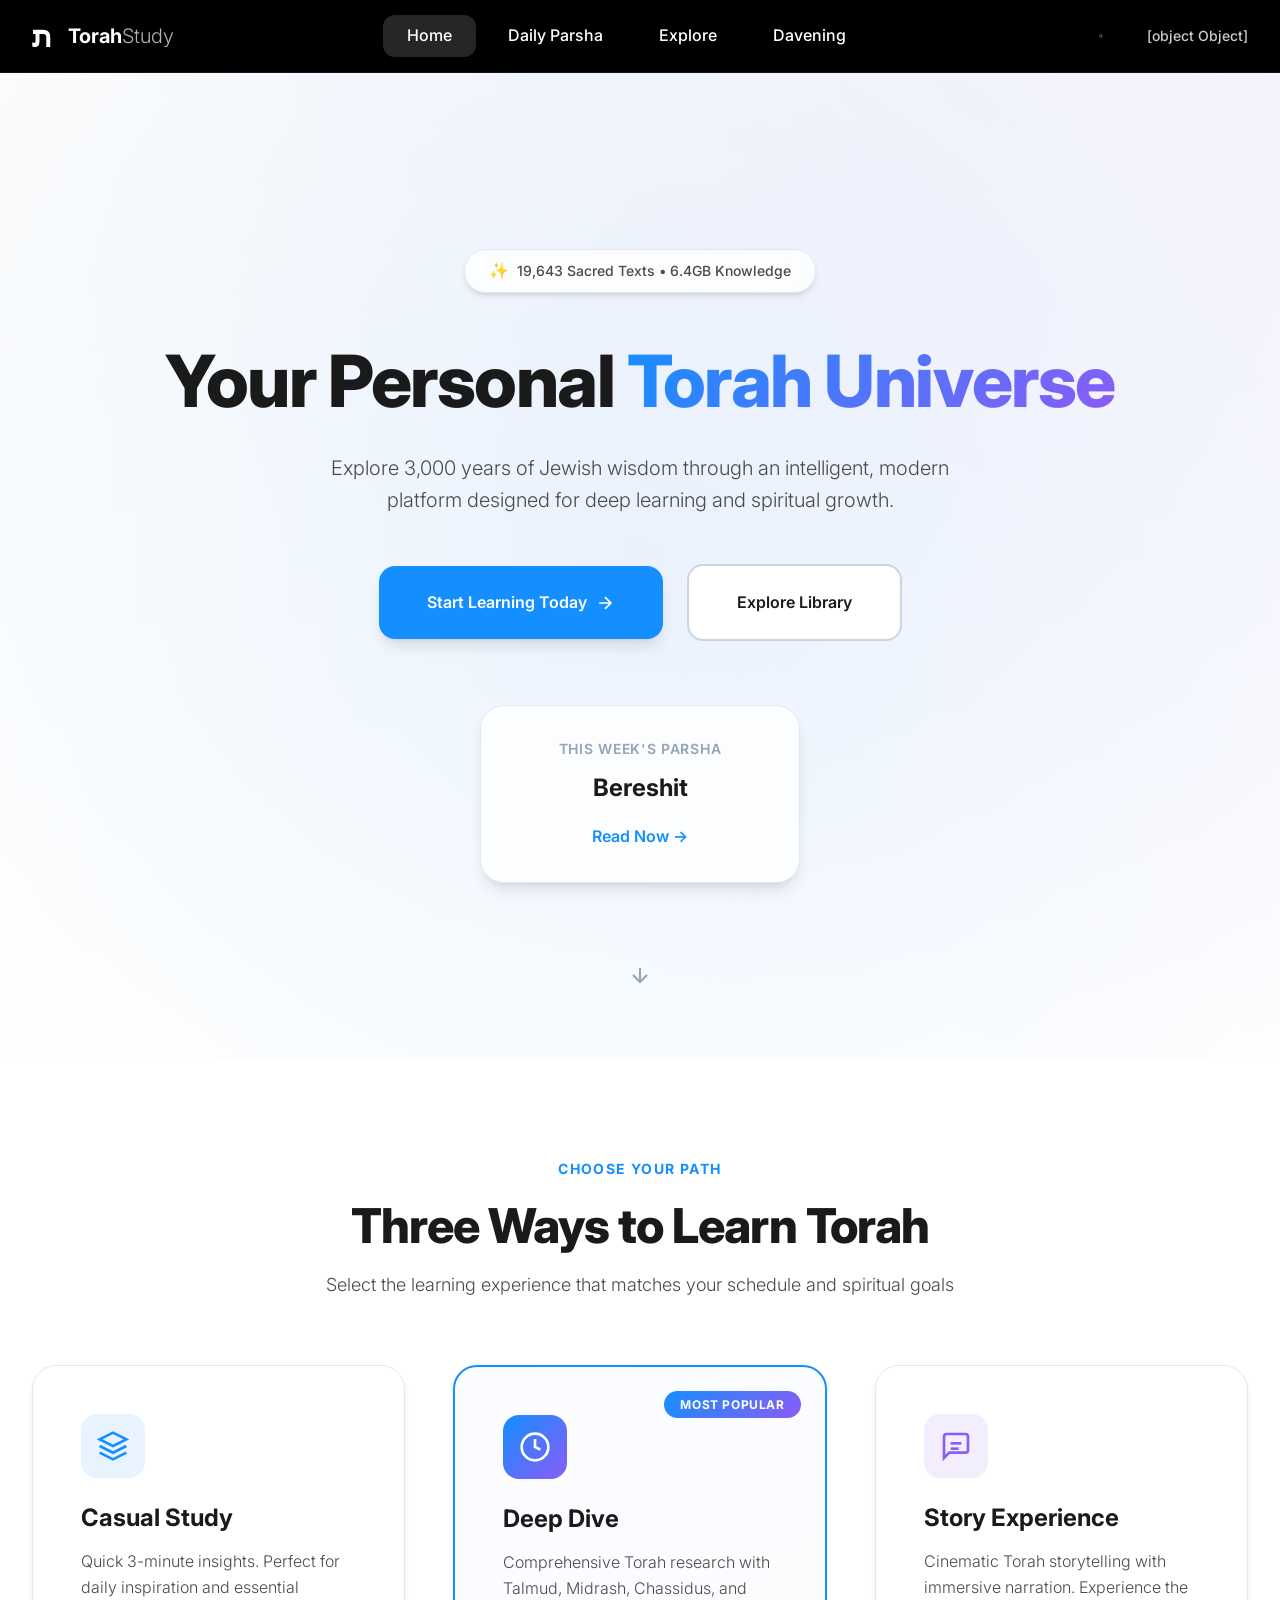
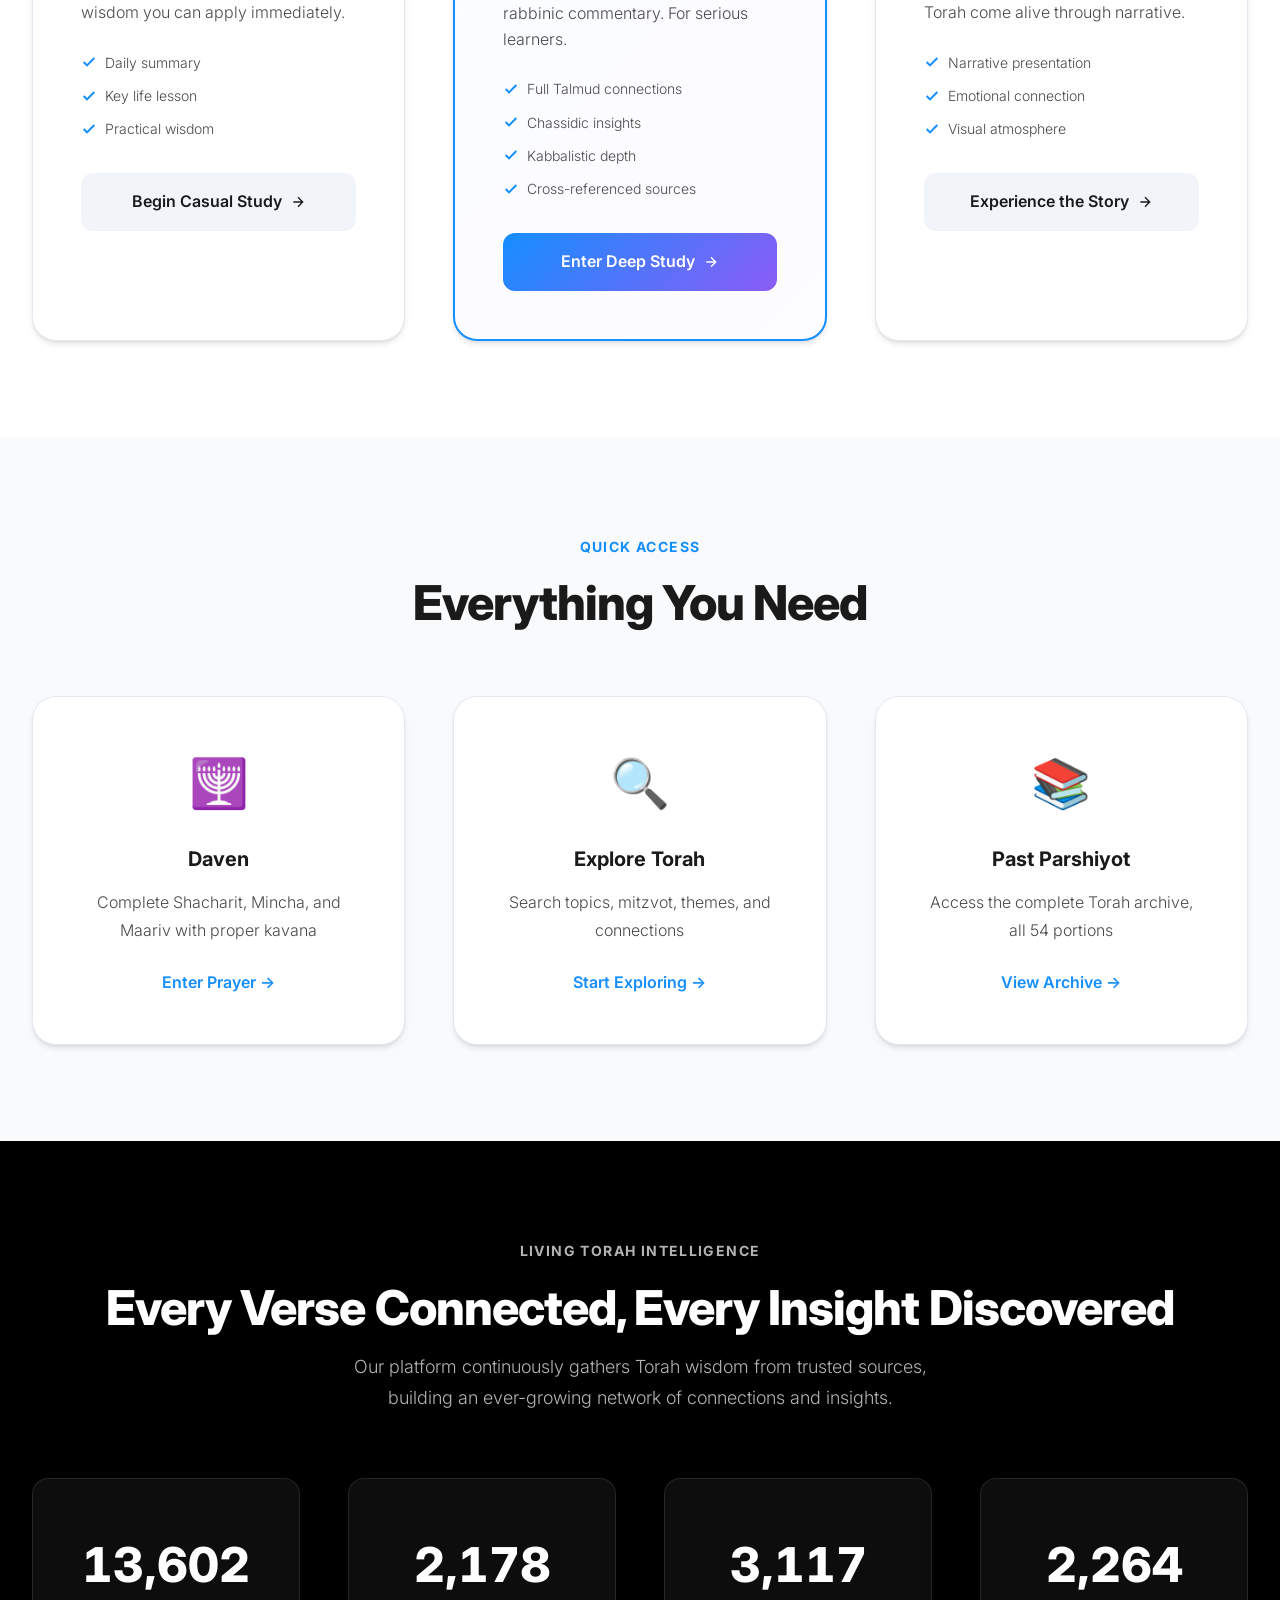
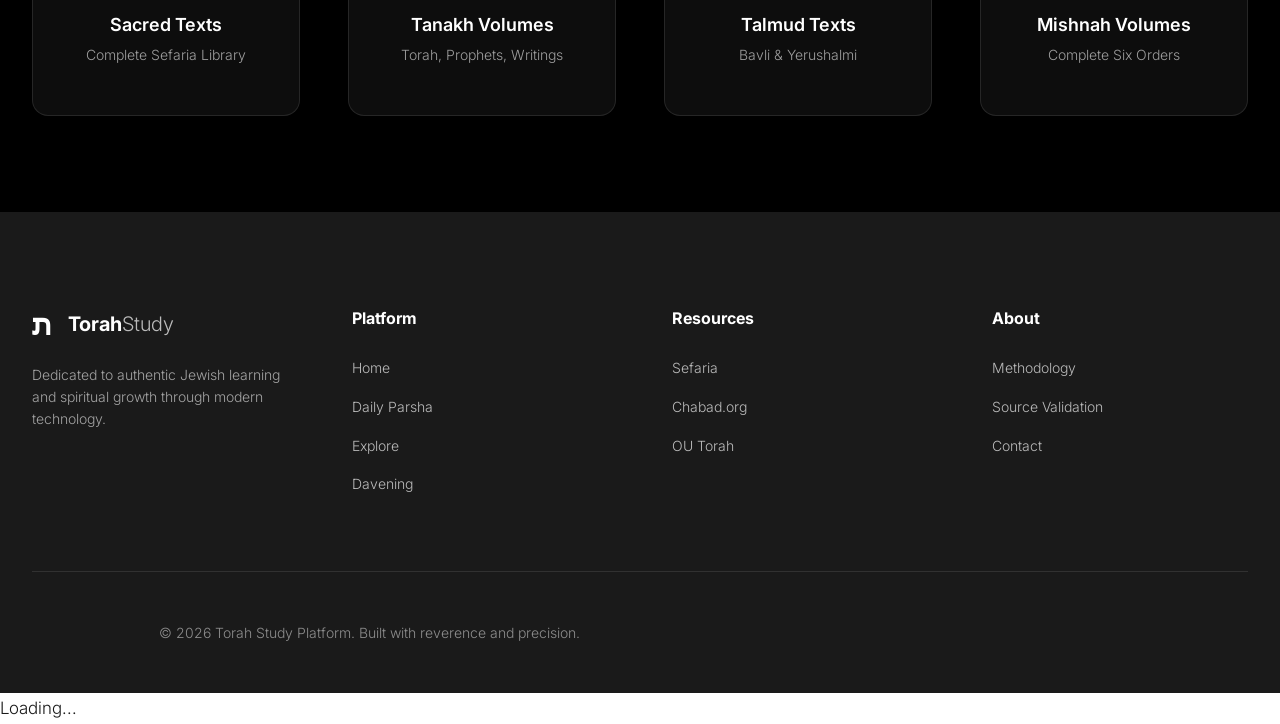
<file: index.html>
<!DOCTYPE html>
<html lang="en" dir="ltr">
<head>
  <meta charset="UTF-8">
  <meta name="viewport" content="width=device-width, initial-scale=1.0">
  <meta name="description" content="Study Torah daily with beautiful, accessible commentary from Rashi, Ramban, and classical commentators. Weekly parsha, Hebrew calendar, and deep Torah insights.">
  <meta name="keywords" content="Torah study, parsha, weekly Torah portion, Rashi, Jewish learning, Hebrew calendar, Torah commentary">
  <title>Torah Study Platform — Daily Parsha & Jewish Learning</title>

  <!-- Google Fonts: Inter (modern UI) + Crimson Pro (content) -->
  <link rel="preconnect" href="https://fonts.googleapis.com">
  <link href="https://fonts.googleapis.com/css2?family=Inter:wght@300;400;500;600;700;800&family=Crimson+Pro:wght@400;600;700&family=Frank+Ruhl+Libre:wght@400;500;700&display=swap" rel="stylesheet">

  <link rel="stylesheet" href="css/main.css">
  <link rel="stylesheet" href="css/dashboard-modern.css">
  <link rel="stylesheet" href="css/accessibility.css">
</head>
<body class="modern-dashboard">

  <!-- Modern Sticky Navigation -->
  <nav class="nav-modern">
    <div class="nav-container-modern">
      <a href="index.html" class="logo-modern">
        <span class="logo-icon">ת</span>
        <span class="logo-text">Torah<span class="logo-light">Study</span></span>
      </a>

      <div class="nav-center">
        <a href="index.html" class="nav-link-modern active">Home</a>
        <a href="parsha.html" class="nav-link-modern">Daily Parsha</a>
        <a href="search.html" class="nav-link-modern">Explore</a>
        <a href="davening.html" class="nav-link-modern">Davening</a>
      </div>

      <div class="nav-right">
        <button class="search-trigger" aria-label="Search">
          <svg width="20" height="20" viewBox="0 0 24 24" fill="none" stroke="currentColor" stroke-width="2">
            <circle cx="11" cy="11" r="8"/>
            <path d="m21 21-4.35-4.35"/>
          </svg>
        </button>
        <div class="hebrew-date-modern" id="hebrewDate">Loading...</div>
      </div>

      <!-- Mobile Menu Toggle -->
      <button class="mobile-menu-toggle" aria-label="Menu">
        <span></span>
        <span></span>
        <span></span>
      </button>
    </div>
  </nav>

  <!-- Hero Section: Massive, Impressive -->
  <section class="hero-modern">
    <div class="hero-bg-gradient"></div>
    <div class="hero-content-wrapper">
      <div class="hero-content-modern">

        <!-- Badge -->
        <div class="hero-badge animate-fade-in">
          <span class="badge-icon">✨</span>
          <span>19,643 Sacred Texts • 6.4GB Knowledge</span>
        </div>

        <!-- Massive Headline -->
        <h1 class="hero-title-modern animate-slide-up">
          Your Personal
          <span class="title-gradient">Torah Universe</span>
        </h1>

        <!-- Subtitle -->
        <p class="hero-subtitle-modern animate-slide-up delay-1">
          Explore 3,000 years of Jewish wisdom through an intelligent,
          modern platform designed for deep learning and spiritual growth.
        </p>

        <!-- CTA Buttons -->
        <div class="hero-cta-group animate-slide-up delay-2">
          <a href="parsha.html" class="btn-primary-modern">
            Start Learning Today
            <svg width="20" height="20" viewBox="0 0 24 24" fill="none" stroke="currentColor" stroke-width="2">
              <path d="M5 12h14m-7-7 7 7-7 7"/>
            </svg>
          </a>
          <a href="search.html" class="btn-secondary-modern">
            Explore Library
          </a>
        </div>

        <!-- Current Parsha Badge -->
        <div class="current-parsha-modern animate-fade-in delay-3" id="currentParshaCard">
          <div class="parsha-label">This Week's Parsha</div>
          <div class="parsha-name" id="parshaName">Loading...</div>
          <div class="parsha-action">
            <a href="parsha.html" class="parsha-link">
              Read Now →
            </a>
          </div>
        </div>

      </div>
    </div>

    <!-- Scroll Indicator -->
    <div class="scroll-indicator animate-bounce">
      <svg width="24" height="24" viewBox="0 0 24 24" fill="none" stroke="currentColor" stroke-width="2">
        <path d="M12 5v14m-7-7 7 7 7-7"/>
      </svg>
    </div>
  </section>

  <!-- Dashboard Section: Learning Modes -->
  <section class="section-modern learning-section">
    <div class="container-modern">

      <!-- Section Header -->
      <div class="section-header-modern">
        <div class="section-eyebrow">Choose Your Path</div>
        <h2 class="section-title-modern">Three Ways to Learn Torah</h2>
        <p class="section-description">Select the learning experience that matches your schedule and spiritual goals</p>
      </div>

      <!-- Cards Grid -->
      <div class="cards-grid-3">

        <!-- Card 1: Casual -->
        <div class="card-modern card-hover">
          <div class="card-icon blue">
            <svg width="32" height="32" viewBox="0 0 24 24" fill="none" stroke="currentColor" stroke-width="2">
              <path d="M12 2L2 7l10 5 10-5-10-5z"/>
              <path d="M2 17l10 5 10-5"/>
              <path d="M2 12l10 5 10-5"/>
            </svg>
          </div>
          <h3 class="card-title">Casual Study</h3>
          <p class="card-description">
            Quick 3-minute insights. Perfect for daily inspiration and essential wisdom you can apply immediately.
          </p>
          <ul class="card-features">
            <li><svg width="16" height="16" viewBox="0 0 24 24" fill="none" stroke="currentColor" stroke-width="3"><path d="M20 6 9 17l-5-5"/></svg> Daily summary</li>
            <li><svg width="16" height="16" viewBox="0 0 24 24" fill="none" stroke="currentColor" stroke-width="3"><path d="M20 6 9 17l-5-5"/></svg> Key life lesson</li>
            <li><svg width="16" height="16" viewBox="0 0 24 24" fill="none" stroke="currentColor" stroke-width="3"><path d="M20 6 9 17l-5-5"/></svg> Practical wisdom</li>
          </ul>
          <a href="parsha.html?mode=casual" class="card-button">
            Begin Casual Study
            <svg width="16" height="16" viewBox="0 0 24 24" fill="none" stroke="currentColor" stroke-width="2">
              <path d="M5 12h14m-7-7 7 7-7 7"/>
            </svg>
          </a>
        </div>

        <!-- Card 2: Deep Dive (Featured) -->
        <div class="card-modern card-hover card-featured">
          <div class="featured-label">Most Popular</div>
          <div class="card-icon gradient">
            <svg width="32" height="32" viewBox="0 0 24 24" fill="none" stroke="currentColor" stroke-width="2">
              <circle cx="12" cy="12" r="10"/>
              <path d="M12 6v6l4 2"/>
            </svg>
          </div>
          <h3 class="card-title">Deep Dive</h3>
          <p class="card-description">
            Comprehensive Torah research with Talmud, Midrash, Chassidus, and rabbinic commentary. For serious learners.
          </p>
          <ul class="card-features">
            <li><svg width="16" height="16" viewBox="0 0 24 24" fill="none" stroke="currentColor" stroke-width="3"><path d="M20 6 9 17l-5-5"/></svg> Full Talmud connections</li>
            <li><svg width="16" height="16" viewBox="0 0 24 24" fill="none" stroke="currentColor" stroke-width="3"><path d="M20 6 9 17l-5-5"/></svg> Chassidic insights</li>
            <li><svg width="16" height="16" viewBox="0 0 24 24" fill="none" stroke="currentColor" stroke-width="3"><path d="M20 6 9 17l-5-5"/></svg> Kabbalistic depth</li>
            <li><svg width="16" height="16" viewBox="0 0 24 24" fill="none" stroke="currentColor" stroke-width="3"><path d="M20 6 9 17l-5-5"/></svg> Cross-referenced sources</li>
          </ul>
          <a href="parsha.html?mode=deep" class="card-button btn-gradient">
            Enter Deep Study
            <svg width="16" height="16" viewBox="0 0 24 24" fill="none" stroke="currentColor" stroke-width="2">
              <path d="M5 12h14m-7-7 7 7-7 7"/>
            </svg>
          </a>
        </div>

        <!-- Card 3: Story -->
        <div class="card-modern card-hover">
          <div class="card-icon purple">
            <svg width="32" height="32" viewBox="0 0 24 24" fill="none" stroke="currentColor" stroke-width="2">
              <path d="M21 15a2 2 0 0 1-2 2H7l-4 4V5a2 2 0 0 1 2-2h14a2 2 0 0 1 2 2z"/>
              <path d="M8 10h8"/>
              <path d="M8 14h6"/>
            </svg>
          </div>
          <h3 class="card-title">Story Experience</h3>
          <p class="card-description">
            Cinematic Torah storytelling with immersive narration. Experience the Torah come alive through narrative.
          </p>
          <ul class="card-features">
            <li><svg width="16" height="16" viewBox="0 0 24 24" fill="none" stroke="currentColor" stroke-width="3"><path d="M20 6 9 17l-5-5"/></svg> Narrative presentation</li>
            <li><svg width="16" height="16" viewBox="0 0 24 24" fill="none" stroke="currentColor" stroke-width="3"><path d="M20 6 9 17l-5-5"/></svg> Emotional connection</li>
            <li><svg width="16" height="16" viewBox="0 0 24 24" fill="none" stroke="currentColor" stroke-width="3"><path d="M20 6 9 17l-5-5"/></svg> Visual atmosphere</li>
          </ul>
          <a href="parsha.html?mode=story" class="card-button">
            Experience the Story
            <svg width="16" height="16" viewBox="0 0 24 24" fill="none" stroke="currentColor" stroke-width="2">
              <path d="M5 12h14m-7-7 7 7-7 7"/>
            </svg>
          </a>
        </div>

      </div>
    </div>
  </section>

  <!-- Quick Access Section -->
  <section class="section-modern quick-access-section">
    <div class="container-modern">

      <div class="section-header-modern">
        <div class="section-eyebrow">Quick Access</div>
        <h2 class="section-title-modern">Everything You Need</h2>
      </div>

      <div class="cards-grid-3">

        <div class="access-card-modern">
          <div class="access-icon-modern">🕎</div>
          <h3>Daven</h3>
          <p>Complete Shacharit, Mincha, and Maariv with proper kavana</p>
          <a href="davening.html" class="access-link-modern">Enter Prayer →</a>
        </div>

        <div class="access-card-modern">
          <div class="access-icon-modern">🔍</div>
          <h3>Explore Torah</h3>
          <p>Search topics, mitzvot, themes, and connections</p>
          <a href="search.html" class="access-link-modern">Start Exploring →</a>
        </div>

        <div class="access-card-modern">
          <div class="access-icon-modern">📚</div>
          <h3>Past Parshiyot</h3>
          <p>Access the complete Torah archive, all 54 portions</p>
          <a href="archive.html" class="access-link-modern">View Archive →</a>
        </div>

      </div>
    </div>
  </section>

  <!-- Stats Section: Impressive Numbers -->
  <section class="section-modern stats-section">
    <div class="container-modern">

      <div class="section-header-modern centered">
        <div class="section-eyebrow">Living Torah Intelligence</div>
        <h2 class="section-title-modern">Every Verse Connected, Every Insight Discovered</h2>
        <p class="section-description">Our platform continuously gathers Torah wisdom from trusted sources,<br>building an ever-growing network of connections and insights.</p>
      </div>

      <div class="stats-grid">

        <div class="stat-card-modern">
          <div class="stat-number-modern" data-target="19643">0</div>
          <div class="stat-label-modern">Sacred Texts</div>
          <div class="stat-sublabel">Complete Sefaria Library</div>
        </div>

        <div class="stat-card-modern">
          <div class="stat-number-modern" data-target="3146">0</div>
          <div class="stat-label-modern">Tanakh Volumes</div>
          <div class="stat-sublabel">Torah, Prophets, Writings</div>
        </div>

        <div class="stat-card-modern">
          <div class="stat-number-modern" data-target="4501">0</div>
          <div class="stat-label-modern">Talmud Texts</div>
          <div class="stat-sublabel">Bavli & Yerushalmi</div>
        </div>

        <div class="stat-card-modern">
          <div class="stat-number-modern" data-target="3270">0</div>
          <div class="stat-label-modern">Mishnah Volumes</div>
          <div class="stat-sublabel">Complete Six Orders</div>
        </div>

      </div>

    </div>
  </section>

  <!-- Footer: Clean & Minimal -->
  <footer class="footer-modern">
    <div class="container-modern">

      <div class="footer-grid">

        <div class="footer-col">
          <div class="footer-logo">
            <span class="logo-icon">ת</span>
            <span class="logo-text">Torah<span class="logo-light">Study</span></span>
          </div>
          <p class="footer-description">
            Dedicated to authentic Jewish learning and spiritual growth through modern technology.
          </p>
        </div>

        <div class="footer-col">
          <h4 class="footer-heading">Platform</h4>
          <ul class="footer-links">
            <li><a href="index.html">Home</a></li>
            <li><a href="parsha.html">Daily Parsha</a></li>
            <li><a href="search.html">Explore</a></li>
            <li><a href="davening.html">Davening</a></li>
          </ul>
        </div>

        <div class="footer-col">
          <h4 class="footer-heading">Resources</h4>
          <ul class="footer-links">
            <li><a href="https://www.sefaria.org" target="_blank" rel="noopener">Sefaria</a></li>
            <li><a href="https://www.chabad.org" target="_blank" rel="noopener">Chabad.org</a></li>
            <li><a href="https://www.ou.org" target="_blank" rel="noopener">OU Torah</a></li>
          </ul>
        </div>

        <div class="footer-col">
          <h4 class="footer-heading">About</h4>
          <ul class="footer-links">
            <li><a href="#methodology">Methodology</a></li>
            <li><a href="#sources">Source Validation</a></li>
            <li><a href="#contact">Contact</a></li>
          </ul>
        </div>

      </div>

      <div class="footer-bottom">
        <p>&copy; 2026 Torah Study Platform. Built with reverence and precision.</p>
      </div>

    </div>
  </footer>

  <!-- Scripts -->
  <script src="js/purify.min.js"></script>
  <script src="js/fetch-utils.js"></script>
  <script src="js/sefaria-cache.js"></script>
  <script src="js/core.js"></script>
  <script src="js/hebrew-calendar.js"></script>
  <script src="js/dashboard-modern.js"></script>

</body>
</html>
</file>
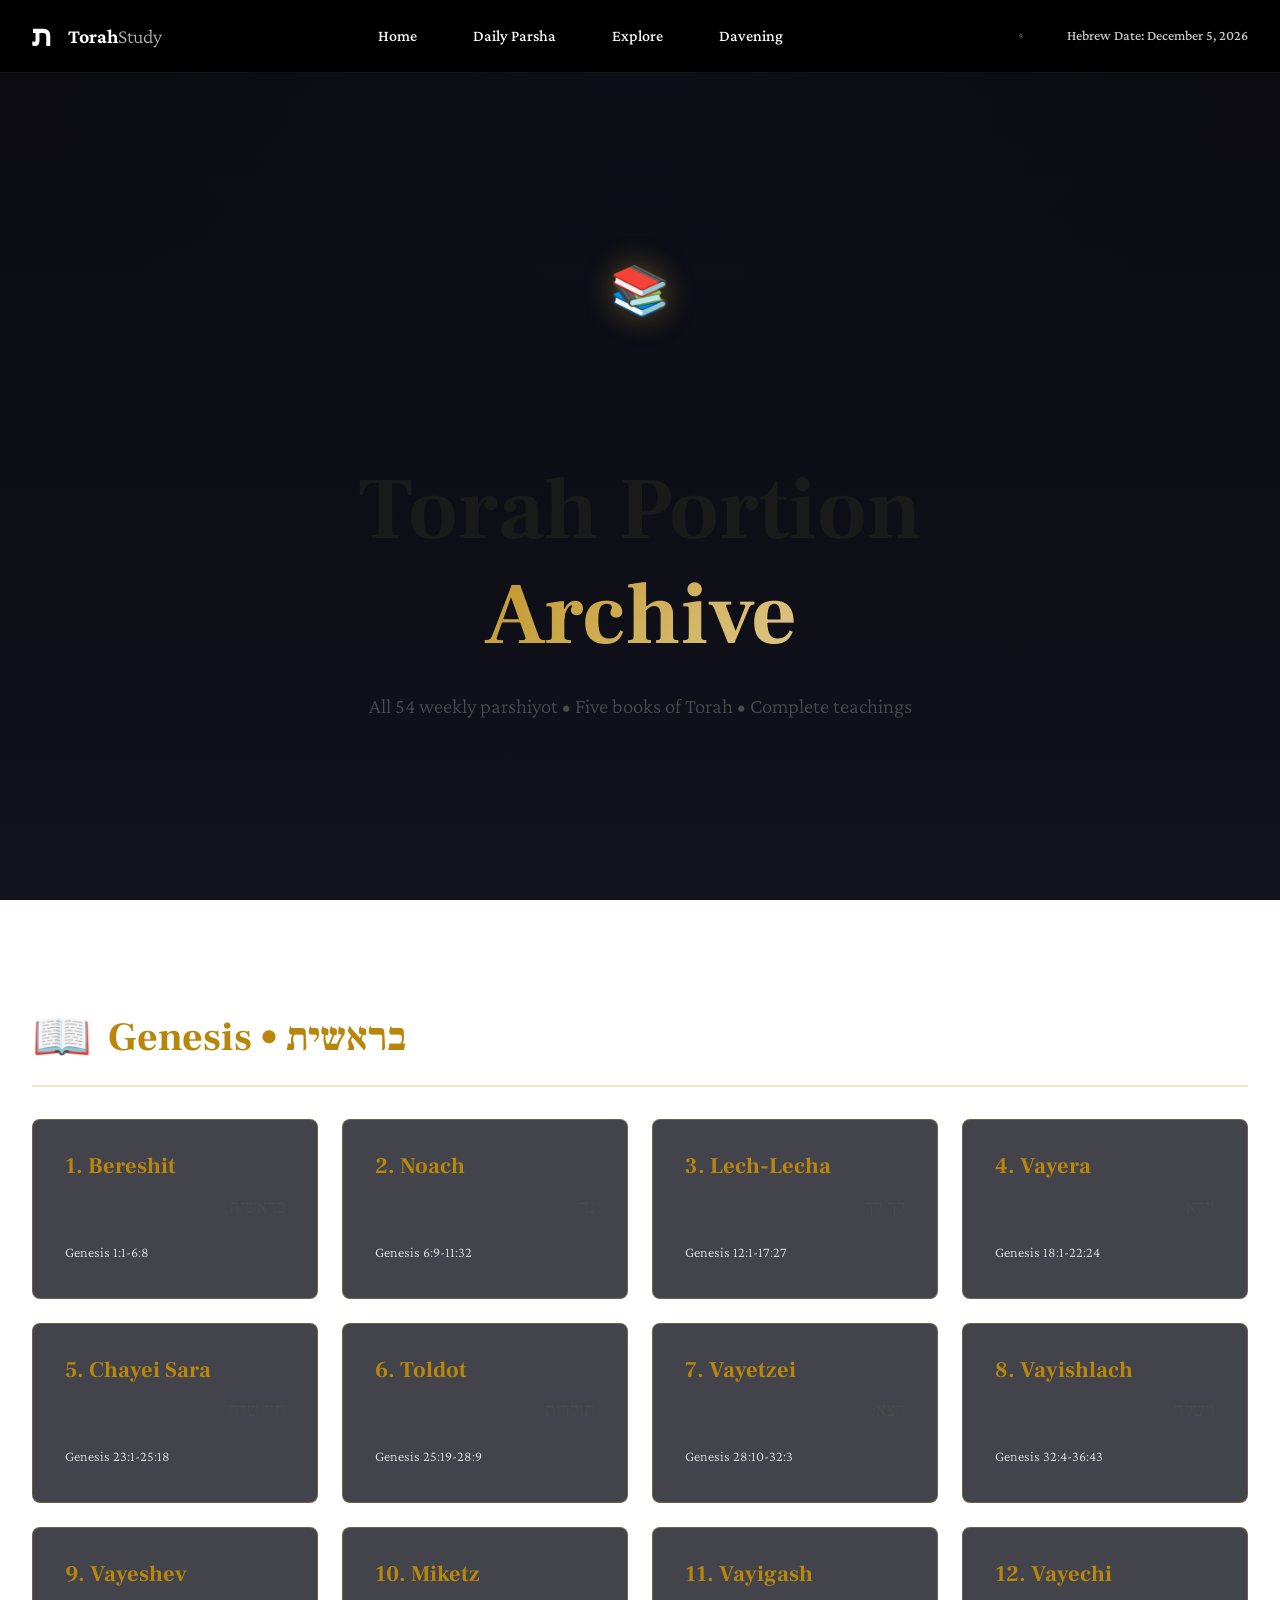
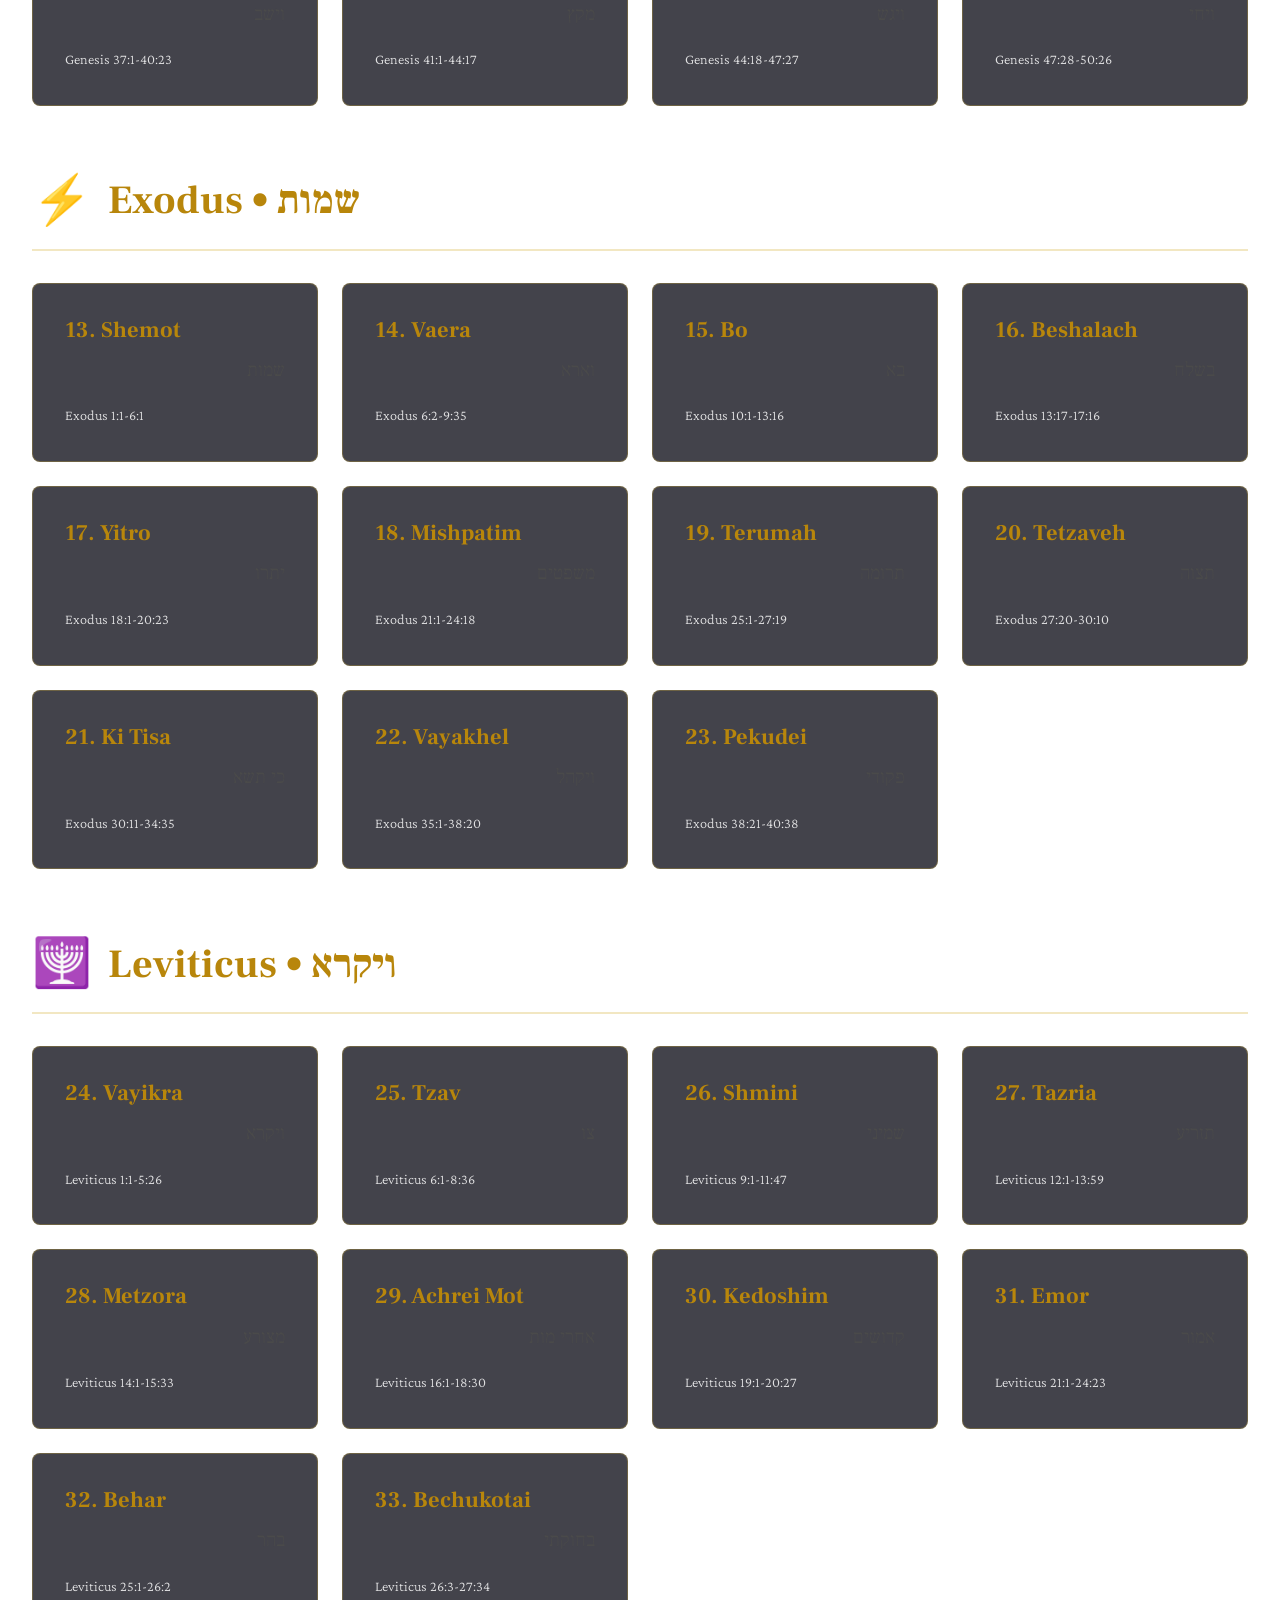
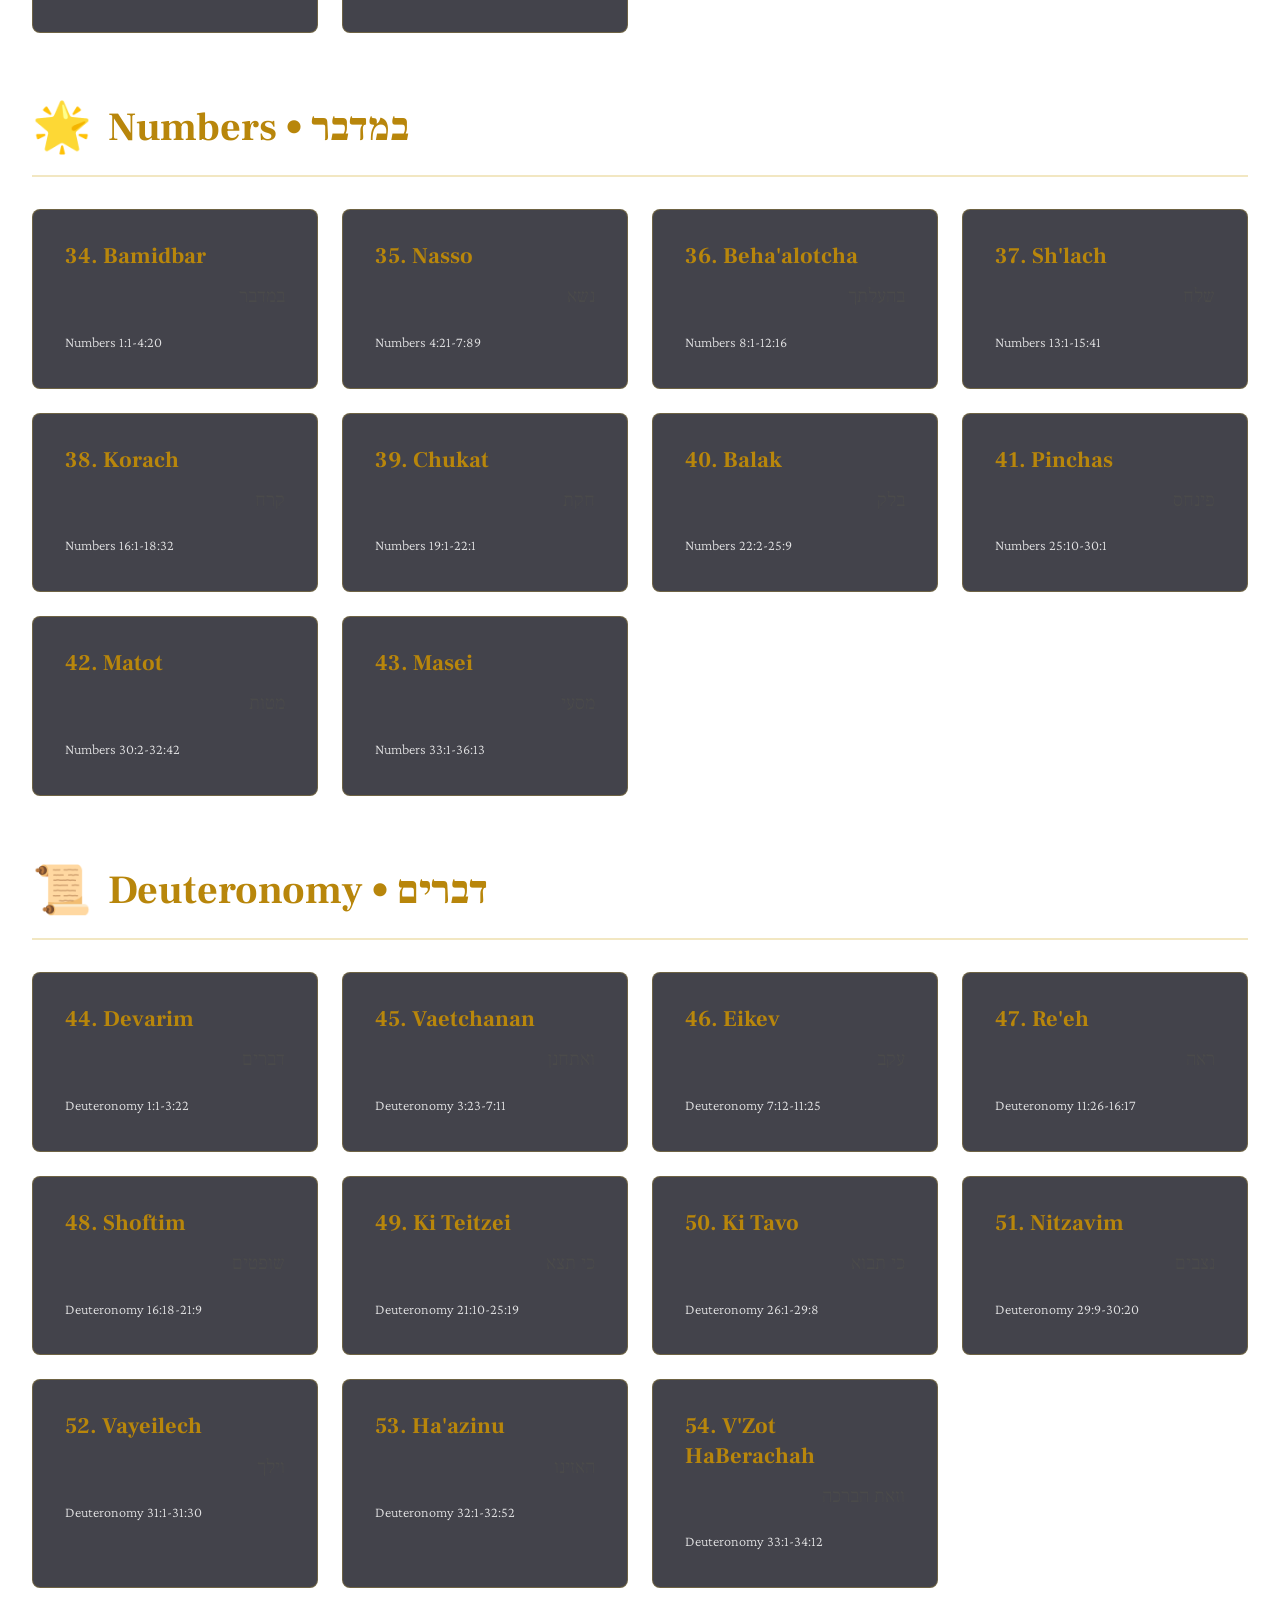
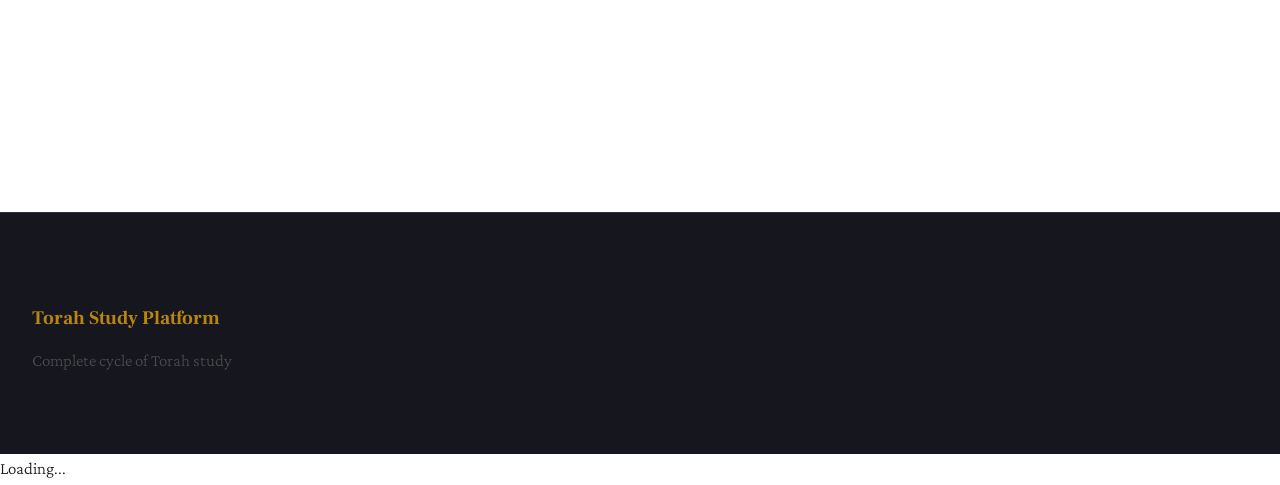
<file: archive.html>
<!DOCTYPE html>
<html lang="en" dir="ltr">
<head>
  <meta charset="UTF-8">
  <meta name="viewport" content="width=device-width, initial-scale=1.0">
  <meta name="description" content="Complete archive of all 54 Torah portions (Parshiyot). Browse by book: Genesis, Exodus, Leviticus, Numbers, Deuteronomy.">
  <title>Torah Portion Archive | All 54 Parshiyot</title>
  <link rel="preconnect" href="https://fonts.googleapis.com">
  <link href="https://fonts.googleapis.com/css2?family=Inter:wght@400;500;700&family=Crimson+Pro:wght@400;700&family=Frank+Ruhl+Libre:wght@400;700&display=swap" rel="stylesheet">
  <link rel="stylesheet" href="css/main.css">
  <link rel="stylesheet" href="css/dashboard-modern.css">
  <link rel="stylesheet" href="css/accessibility.css">
</head>
<body>

  <!-- Modern Sticky Navigation -->
  <nav class="nav-modern">
    <div class="nav-container-modern">
      <a href="index.html" class="logo-modern">
        <span class="logo-icon">ת</span>
        <span class="logo-text">Torah<span class="logo-light">Study</span></span>
      </a>

      <div class="nav-center">
        <a href="index.html" class="nav-link-modern">Home</a>
        <a href="parsha.html" class="nav-link-modern">Daily Parsha</a>
        <a href="search.html" class="nav-link-modern">Explore</a>
        <a href="davening.html" class="nav-link-modern">Davening</a>
      </div>

      <div class="nav-right">
        <button class="search-trigger" aria-label="Search">
          <svg width="20" height="20" viewBox="0 0 24 24" fill="none" stroke="currentColor" stroke-width="2">
            <circle cx="11" cy="11" r="8"/>
            <path d="m21 21-4.35-4.35"/>
          </svg>
        </button>
        <div class="hebrew-date-modern" id="hebrewDate">Loading...</div>
      </div>

      <!-- Mobile Menu Toggle -->
      <button class="mobile-menu-toggle" aria-label="Menu">
        <span></span>
        <span></span>
        <span></span>
      </button>
    </div>
  </nav>

  <section class="hero">
    <div class="hero-content">
      <div class="sacred-marker">
        <div class="crown-icon">📚</div>
      </div>

      <h1 class="hero-title">
        <span class="title-line">Torah Portion</span>
        <span class="title-line gold-text">Archive</span>
      </h1>

      <p class="hero-subtitle">
        All 54 weekly parshiyot • Five books of Torah • Complete teachings
      </p>
    </div>
  </section>

  <section style="padding: 4rem 2rem;">
    <div class="container">

      <!-- Genesis / Bereshit -->
      <div class="archive-book">
        <h2 class="book-title">
          <span class="book-icon">📖</span>
          Genesis • בראשית
        </h2>
        <div class="parshiyot-grid">
          <a href="parsha.html?parsha=Bereshit" class="parsha-card">
            <h3>1. Bereshit</h3>
            <p class="hebrew">בראשית</p>
            <p class="verse-range">Genesis 1:1-6:8</p>
          </a>
          <a href="parsha.html?parsha=Noach" class="parsha-card">
            <h3>2. Noach</h3>
            <p class="hebrew">נח</p>
            <p class="verse-range">Genesis 6:9-11:32</p>
          </a>
          <a href="parsha.html?parsha=Lech-Lecha" class="parsha-card">
            <h3>3. Lech-Lecha</h3>
            <p class="hebrew">לך לך</p>
            <p class="verse-range">Genesis 12:1-17:27</p>
          </a>
          <a href="parsha.html?parsha=Vayera" class="parsha-card">
            <h3>4. Vayera</h3>
            <p class="hebrew">וירא</p>
            <p class="verse-range">Genesis 18:1-22:24</p>
          </a>
          <a href="parsha.html?parsha=Chayei-Sara" class="parsha-card">
            <h3>5. Chayei Sara</h3>
            <p class="hebrew">חיי שרה</p>
            <p class="verse-range">Genesis 23:1-25:18</p>
          </a>
          <a href="parsha.html?parsha=Toldot" class="parsha-card">
            <h3>6. Toldot</h3>
            <p class="hebrew">תולדות</p>
            <p class="verse-range">Genesis 25:19-28:9</p>
          </a>
          <a href="parsha.html?parsha=Vayetzei" class="parsha-card">
            <h3>7. Vayetzei</h3>
            <p class="hebrew">ויצא</p>
            <p class="verse-range">Genesis 28:10-32:3</p>
          </a>
          <a href="parsha.html?parsha=Vayishlach" class="parsha-card">
            <h3>8. Vayishlach</h3>
            <p class="hebrew">וישלח</p>
            <p class="verse-range">Genesis 32:4-36:43</p>
          </a>
          <a href="parsha.html?parsha=Vayeshev" class="parsha-card">
            <h3>9. Vayeshev</h3>
            <p class="hebrew">וישב</p>
            <p class="verse-range">Genesis 37:1-40:23</p>
          </a>
          <a href="parsha.html?parsha=Miketz" class="parsha-card">
            <h3>10. Miketz</h3>
            <p class="hebrew">מקץ</p>
            <p class="verse-range">Genesis 41:1-44:17</p>
          </a>
          <a href="parsha.html?parsha=Vayigash" class="parsha-card">
            <h3>11. Vayigash</h3>
            <p class="hebrew">ויגש</p>
            <p class="verse-range">Genesis 44:18-47:27</p>
          </a>
          <a href="parsha.html?parsha=Vayechi" class="parsha-card">
            <h3>12. Vayechi</h3>
            <p class="hebrew">ויחי</p>
            <p class="verse-range">Genesis 47:28-50:26</p>
          </a>
        </div>
      </div>

      <!-- Exodus / Shemot -->
      <div class="archive-book">
        <h2 class="book-title">
          <span class="book-icon">⚡</span>
          Exodus • שמות
        </h2>
        <div class="parshiyot-grid">
          <a href="parsha.html?parsha=Shemot" class="parsha-card">
            <h3>13. Shemot</h3>
            <p class="hebrew">שמות</p>
            <p class="verse-range">Exodus 1:1-6:1</p>
          </a>
          <a href="parsha.html?parsha=Vaera" class="parsha-card">
            <h3>14. Vaera</h3>
            <p class="hebrew">וארא</p>
            <p class="verse-range">Exodus 6:2-9:35</p>
          </a>
          <a href="parsha.html?parsha=Bo" class="parsha-card">
            <h3>15. Bo</h3>
            <p class="hebrew">בא</p>
            <p class="verse-range">Exodus 10:1-13:16</p>
          </a>
          <a href="parsha.html?parsha=Beshalach" class="parsha-card">
            <h3>16. Beshalach</h3>
            <p class="hebrew">בשלח</p>
            <p class="verse-range">Exodus 13:17-17:16</p>
          </a>
          <a href="parsha.html?parsha=Yitro" class="parsha-card">
            <h3>17. Yitro</h3>
            <p class="hebrew">יתרו</p>
            <p class="verse-range">Exodus 18:1-20:23</p>
          </a>
          <a href="parsha.html?parsha=Mishpatim" class="parsha-card">
            <h3>18. Mishpatim</h3>
            <p class="hebrew">משפטים</p>
            <p class="verse-range">Exodus 21:1-24:18</p>
          </a>
          <a href="parsha.html?parsha=Terumah" class="parsha-card">
            <h3>19. Terumah</h3>
            <p class="hebrew">תרומה</p>
            <p class="verse-range">Exodus 25:1-27:19</p>
          </a>
          <a href="parsha.html?parsha=Tetzaveh" class="parsha-card">
            <h3>20. Tetzaveh</h3>
            <p class="hebrew">תצוה</p>
            <p class="verse-range">Exodus 27:20-30:10</p>
          </a>
          <a href="parsha.html?parsha=Ki-Tisa" class="parsha-card">
            <h3>21. Ki Tisa</h3>
            <p class="hebrew">כי תשא</p>
            <p class="verse-range">Exodus 30:11-34:35</p>
          </a>
          <a href="parsha.html?parsha=Vayakhel" class="parsha-card">
            <h3>22. Vayakhel</h3>
            <p class="hebrew">ויקהל</p>
            <p class="verse-range">Exodus 35:1-38:20</p>
          </a>
          <a href="parsha.html?parsha=Pekudei" class="parsha-card">
            <h3>23. Pekudei</h3>
            <p class="hebrew">פקודי</p>
            <p class="verse-range">Exodus 38:21-40:38</p>
          </a>
        </div>
      </div>

      <!-- Leviticus / Vayikra -->
      <div class="archive-book">
        <h2 class="book-title">
          <span class="book-icon">🕎</span>
          Leviticus • ויקרא
        </h2>
        <div class="parshiyot-grid">
          <a href="parsha.html?parsha=Vayikra" class="parsha-card">
            <h3>24. Vayikra</h3>
            <p class="hebrew">ויקרא</p>
            <p class="verse-range">Leviticus 1:1-5:26</p>
          </a>
          <a href="parsha.html?parsha=Tzav" class="parsha-card">
            <h3>25. Tzav</h3>
            <p class="hebrew">צו</p>
            <p class="verse-range">Leviticus 6:1-8:36</p>
          </a>
          <a href="parsha.html?parsha=Shmini" class="parsha-card">
            <h3>26. Shmini</h3>
            <p class="hebrew">שמיני</p>
            <p class="verse-range">Leviticus 9:1-11:47</p>
          </a>
          <a href="parsha.html?parsha=Tazria" class="parsha-card">
            <h3>27. Tazria</h3>
            <p class="hebrew">תזריע</p>
            <p class="verse-range">Leviticus 12:1-13:59</p>
          </a>
          <a href="parsha.html?parsha=Metzora" class="parsha-card">
            <h3>28. Metzora</h3>
            <p class="hebrew">מצורע</p>
            <p class="verse-range">Leviticus 14:1-15:33</p>
          </a>
          <a href="parsha.html?parsha=Achrei-Mot" class="parsha-card">
            <h3>29. Achrei Mot</h3>
            <p class="hebrew">אחרי מות</p>
            <p class="verse-range">Leviticus 16:1-18:30</p>
          </a>
          <a href="parsha.html?parsha=Kedoshim" class="parsha-card">
            <h3>30. Kedoshim</h3>
            <p class="hebrew">קדושים</p>
            <p class="verse-range">Leviticus 19:1-20:27</p>
          </a>
          <a href="parsha.html?parsha=Emor" class="parsha-card">
            <h3>31. Emor</h3>
            <p class="hebrew">אמור</p>
            <p class="verse-range">Leviticus 21:1-24:23</p>
          </a>
          <a href="parsha.html?parsha=Behar" class="parsha-card">
            <h3>32. Behar</h3>
            <p class="hebrew">בהר</p>
            <p class="verse-range">Leviticus 25:1-26:2</p>
          </a>
          <a href="parsha.html?parsha=Bechukotai" class="parsha-card">
            <h3>33. Bechukotai</h3>
            <p class="hebrew">בחוקתי</p>
            <p class="verse-range">Leviticus 26:3-27:34</p>
          </a>
        </div>
      </div>

      <!-- Numbers / Bamidbar -->
      <div class="archive-book">
        <h2 class="book-title">
          <span class="book-icon">🌟</span>
          Numbers • במדבר
        </h2>
        <div class="parshiyot-grid">
          <a href="parsha.html?parsha=Bamidbar" class="parsha-card">
            <h3>34. Bamidbar</h3>
            <p class="hebrew">במדבר</p>
            <p class="verse-range">Numbers 1:1-4:20</p>
          </a>
          <a href="parsha.html?parsha=Nasso" class="parsha-card">
            <h3>35. Nasso</h3>
            <p class="hebrew">נשא</p>
            <p class="verse-range">Numbers 4:21-7:89</p>
          </a>
          <a href="parsha.html?parsha=Beha'alotcha" class="parsha-card">
            <h3>36. Beha'alotcha</h3>
            <p class="hebrew">בהעלתך</p>
            <p class="verse-range">Numbers 8:1-12:16</p>
          </a>
          <a href="parsha.html?parsha=Sh'lach" class="parsha-card">
            <h3>37. Sh'lach</h3>
            <p class="hebrew">שלח</p>
            <p class="verse-range">Numbers 13:1-15:41</p>
          </a>
          <a href="parsha.html?parsha=Korach" class="parsha-card">
            <h3>38. Korach</h3>
            <p class="hebrew">קרח</p>
            <p class="verse-range">Numbers 16:1-18:32</p>
          </a>
          <a href="parsha.html?parsha=Chukat" class="parsha-card">
            <h3>39. Chukat</h3>
            <p class="hebrew">חקת</p>
            <p class="verse-range">Numbers 19:1-22:1</p>
          </a>
          <a href="parsha.html?parsha=Balak" class="parsha-card">
            <h3>40. Balak</h3>
            <p class="hebrew">בלק</p>
            <p class="verse-range">Numbers 22:2-25:9</p>
          </a>
          <a href="parsha.html?parsha=Pinchas" class="parsha-card">
            <h3>41. Pinchas</h3>
            <p class="hebrew">פינחס</p>
            <p class="verse-range">Numbers 25:10-30:1</p>
          </a>
          <a href="parsha.html?parsha=Matot" class="parsha-card">
            <h3>42. Matot</h3>
            <p class="hebrew">מטות</p>
            <p class="verse-range">Numbers 30:2-32:42</p>
          </a>
          <a href="parsha.html?parsha=Masei" class="parsha-card">
            <h3>43. Masei</h3>
            <p class="hebrew">מסעי</p>
            <p class="verse-range">Numbers 33:1-36:13</p>
          </a>
        </div>
      </div>

      <!-- Deuteronomy / Devarim -->
      <div class="archive-book">
        <h2 class="book-title">
          <span class="book-icon">📜</span>
          Deuteronomy • דברים
        </h2>
        <div class="parshiyot-grid">
          <a href="parsha.html?parsha=Devarim" class="parsha-card">
            <h3>44. Devarim</h3>
            <p class="hebrew">דברים</p>
            <p class="verse-range">Deuteronomy 1:1-3:22</p>
          </a>
          <a href="parsha.html?parsha=Vaetchanan" class="parsha-card">
            <h3>45. Vaetchanan</h3>
            <p class="hebrew">ואתחנן</p>
            <p class="verse-range">Deuteronomy 3:23-7:11</p>
          </a>
          <a href="parsha.html?parsha=Eikev" class="parsha-card">
            <h3>46. Eikev</h3>
            <p class="hebrew">עקב</p>
            <p class="verse-range">Deuteronomy 7:12-11:25</p>
          </a>
          <a href="parsha.html?parsha=Re'eh" class="parsha-card">
            <h3>47. Re'eh</h3>
            <p class="hebrew">ראה</p>
            <p class="verse-range">Deuteronomy 11:26-16:17</p>
          </a>
          <a href="parsha.html?parsha=Shoftim" class="parsha-card">
            <h3>48. Shoftim</h3>
            <p class="hebrew">שופטים</p>
            <p class="verse-range">Deuteronomy 16:18-21:9</p>
          </a>
          <a href="parsha.html?parsha=Ki-Teitzei" class="parsha-card">
            <h3>49. Ki Teitzei</h3>
            <p class="hebrew">כי תצא</p>
            <p class="verse-range">Deuteronomy 21:10-25:19</p>
          </a>
          <a href="parsha.html?parsha=Ki-Tavo" class="parsha-card">
            <h3>50. Ki Tavo</h3>
            <p class="hebrew">כי תבוא</p>
            <p class="verse-range">Deuteronomy 26:1-29:8</p>
          </a>
          <a href="parsha.html?parsha=Nitzavim" class="parsha-card">
            <h3>51. Nitzavim</h3>
            <p class="hebrew">נצבים</p>
            <p class="verse-range">Deuteronomy 29:9-30:20</p>
          </a>
          <a href="parsha.html?parsha=Vayeilech" class="parsha-card">
            <h3>52. Vayeilech</h3>
            <p class="hebrew">וילך</p>
            <p class="verse-range">Deuteronomy 31:1-31:30</p>
          </a>
          <a href="parsha.html?parsha=Ha'azinu" class="parsha-card">
            <h3>53. Ha'azinu</h3>
            <p class="hebrew">האזינו</p>
            <p class="verse-range">Deuteronomy 32:1-32:52</p>
          </a>
          <a href="parsha.html?parsha=V'Zot-HaBerachah" class="parsha-card">
            <h3>54. V'Zot HaBerachah</h3>
            <p class="hebrew">וזאת הברכה</p>
            <p class="verse-range">Deuteronomy 33:1-34:12</p>
          </a>
        </div>
      </div>

    </div>
  </section>

  <footer class="main-footer">
    <div class="container">
      <div class="footer-content">
        <div class="footer-section">
          <h4>Torah Study Platform</h4>
          <p>Complete cycle of Torah study</p>
        </div>
      </div>
    </div>
  </footer>

  <script src="js/purify.min.js"></script>
  <script src="js/core.js"></script>
  <script src="js/hebrew-calendar.js"></script>
  <script src="js/dashboard-modern.js"></script>
  <script>
    document.addEventListener('DOMContentLoaded', () => {
      initializeHebrewDate();
    });
  </script>
</body>
</html>
</file>
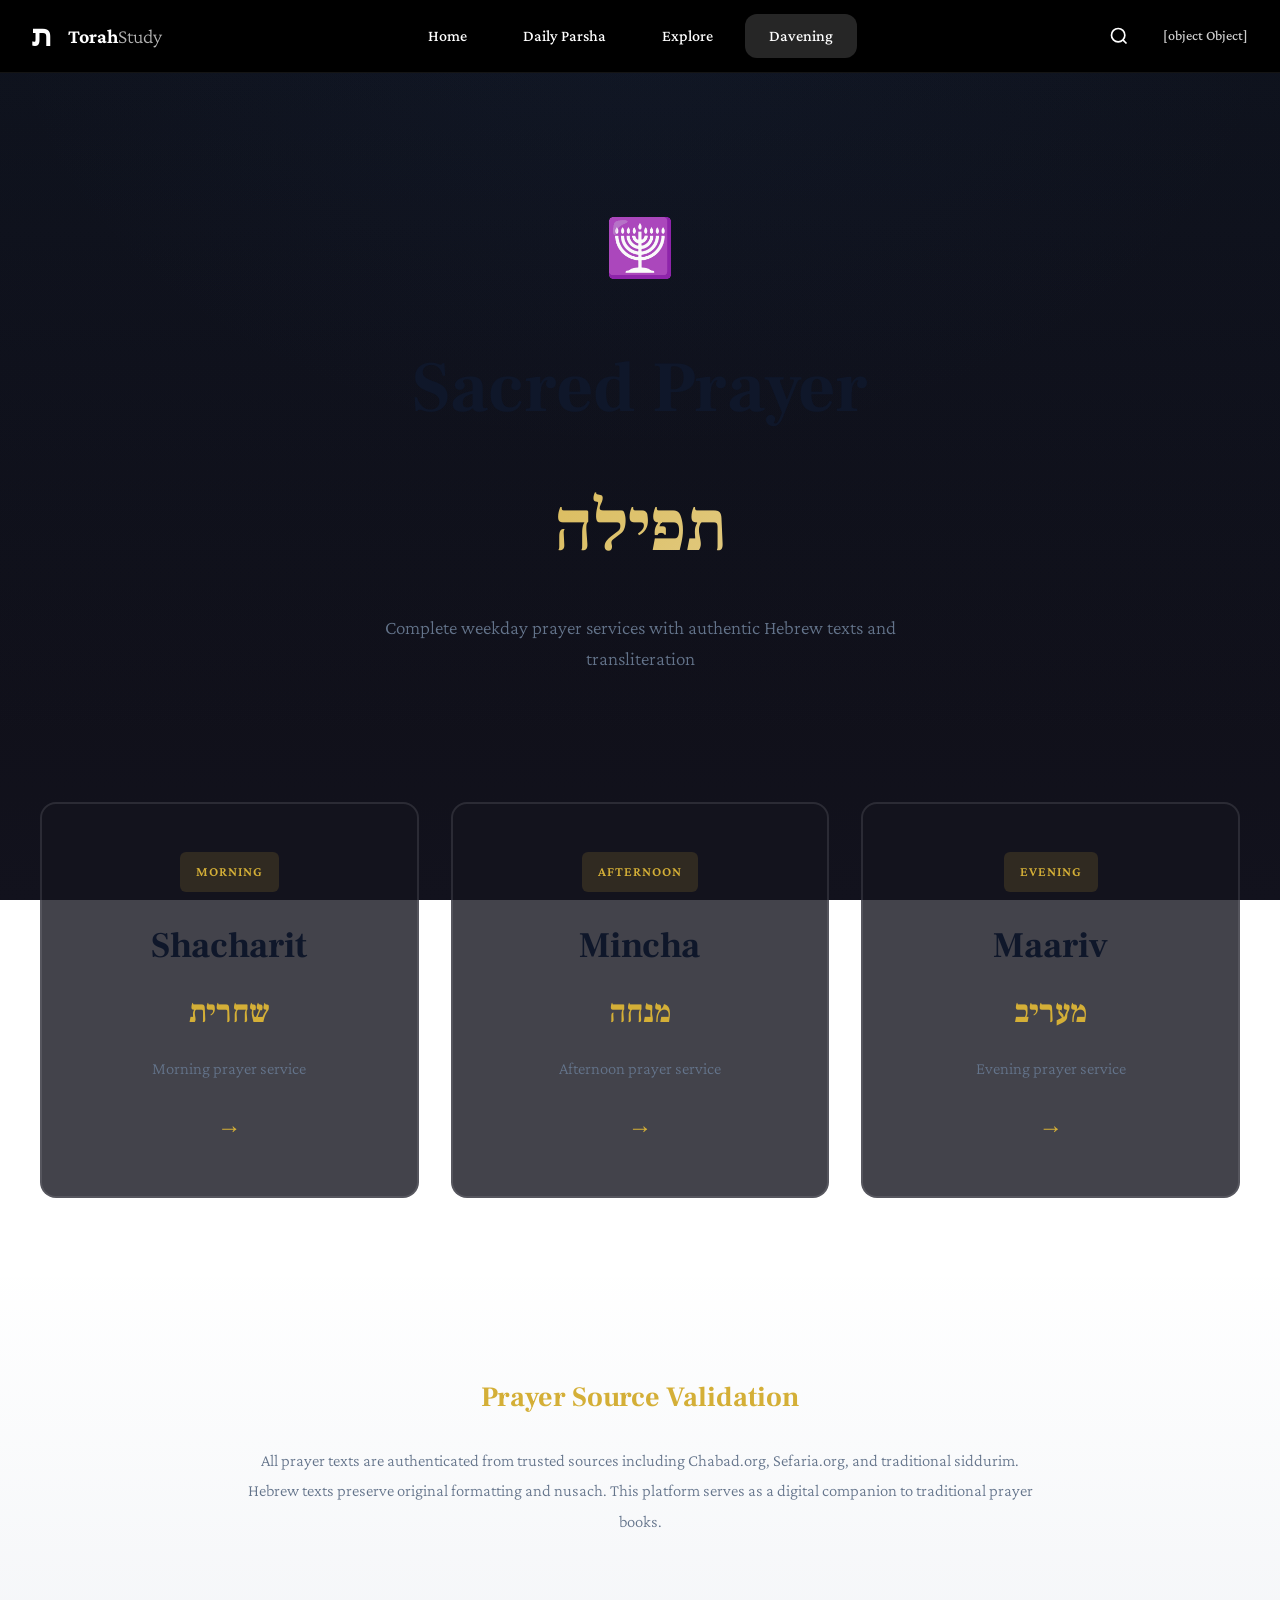
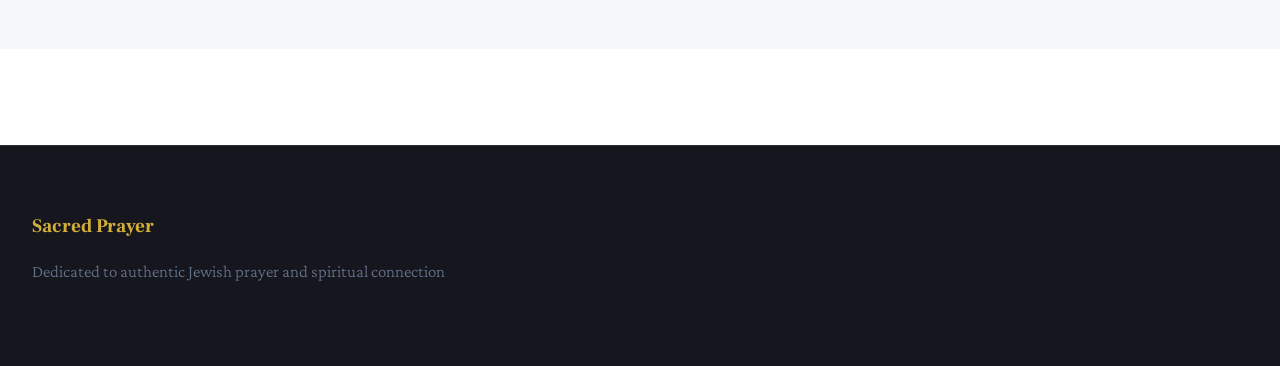
<file: davening.html>
<!DOCTYPE html>
<html lang="en" dir="ltr">
<head>
  <meta charset="UTF-8">
  <meta name="viewport" content="width=device-width, initial-scale=1.0">
  <title>Davening — Prayer Services | Torah Study Platform</title>
  <link rel="preconnect" href="https://fonts.googleapis.com">
  <link href="https://fonts.googleapis.com/css2?family=Inter:wght@400;500;700&family=Crimson+Pro:wght@400;700&family=Frank+Ruhl+Libre:wght@400;700&display=swap" rel="stylesheet">
  <link rel="stylesheet" href="css/main.css">
  <link rel="stylesheet" href="css/dashboard-modern.css">
  <link rel="stylesheet" href="css/davening.css">
</head>
<body>

  <!-- Modern Sticky Navigation -->
  <nav class="nav-modern">
    <div class="nav-container-modern">
      <a href="index.html" class="logo-modern">
        <span class="logo-icon">ת</span>
        <span class="logo-text">Torah<span class="logo-light">Study</span></span>
      </a>

      <div class="nav-center">
        <a href="index.html" class="nav-link-modern">Home</a>
        <a href="parsha.html" class="nav-link-modern">Daily Parsha</a>
        <a href="search.html" class="nav-link-modern">Explore</a>
        <a href="davening.html" class="nav-link-modern active">Davening</a>
      </div>

      <div class="nav-right">
        <button class="search-trigger" aria-label="Search">
          <svg width="20" height="20" viewBox="0 0 24 24" fill="none" stroke="currentColor" stroke-width="2">
            <circle cx="11" cy="11" r="8"/>
            <path d="m21 21-4.35-4.35"/>
          </svg>
        </button>
        <div class="hebrew-date-modern" id="hebrewDate">Loading...</div>
      </div>

      <!-- Mobile Menu Toggle -->
      <button class="mobile-menu-toggle" aria-label="Menu">
        <span></span>
        <span></span>
        <span></span>
      </button>
    </div>
  </nav>

  <!-- Prayer Header -->
  <section class="prayer-hero">
    <div class="container">
      <div class="prayer-header-content">
        <div class="sacred-marker">
          <div class="prayer-icon">🕎</div>
        </div>

        <h1 class="prayer-title">
          <span class="title-line">Sacred Prayer</span>
          <span class="title-line gold-text hebrew-text">תפילה</span>
        </h1>

        <p class="prayer-subtitle">
          Complete weekday prayer services with authentic Hebrew texts and transliteration
        </p>
      </div>
    </div>
  </section>

  <!-- Prayer Service Selector -->
  <section class="prayer-selector-section">
    <div class="container">
      <div class="service-cards">

        <!-- Shacharit -->
        <div class="service-card" data-service="shacharit">
          <div class="service-time">Morning</div>
          <h2 class="service-name">
            <span class="service-english">Shacharit</span>
            <span class="service-hebrew">שחרית</span>
          </h2>
          <p class="service-description">Morning prayer service</p>
          <div class="service-arrow">→</div>
        </div>

        <!-- Mincha -->
        <div class="service-card" data-service="mincha">
          <div class="service-time">Afternoon</div>
          <h2 class="service-name">
            <span class="service-english">Mincha</span>
            <span class="service-hebrew">מנחה</span>
          </h2>
          <p class="service-description">Afternoon prayer service</p>
          <div class="service-arrow">→</div>
        </div>

        <!-- Maariv -->
        <div class="service-card" data-service="maariv">
          <div class="service-time">Evening</div>
          <h2 class="service-name">
            <span class="service-english">Maariv</span>
            <span class="service-hebrew">מעריב</span>
          </h2>
          <p class="service-description">Evening prayer service</p>
          <div class="service-arrow">→</div>
        </div>

      </div>
    </div>
  </section>

  <!-- Prayer Content Sections -->
  <div class="prayer-container">

    <!-- SHACHARIT -->
    <section id="shacharitService" class="prayer-service">
      <div class="container-prayer">
        <div class="service-header">
          <button class="back-button" data-action="hide-service">← Back to Services</button>
          <h2 class="service-title">
            <span>Shacharit</span>
            <span class="hebrew-subtitle">שחרית</span>
          </h2>
        </div>

        <div class="prayer-options">
          <button class="option-btn active" data-action="toggle-translation">Show Translation</button>
          <button class="option-btn" data-action="toggle-transliteration">Show Transliteration</button>
          <button class="option-btn" data-action="font-increase">A+</button>
          <button class="option-btn" data-action="font-decrease">A-</button>
        </div>

        <div class="prayer-content-area">

          <!-- Morning Blessings -->
          <div class="prayer-section">
            <h3 class="prayer-section-title">
              <span class="section-english">Morning Blessings</span>
              <span class="section-hebrew">ברכות השחר</span>
            </h3>

            <div class="prayer-text-block">
              <div class="hebrew-prayer" dir="rtl">
                <p>מוֹדֶה אֲנִי לְפָנֶיךָ מֶלֶךְ חַי וְקַיָּם, שֶׁהֶחֱזַרְתָּ בִּי נִשְׁמָתִי בְּחֶמְלָה. רַבָּה אֱמוּנָתֶךָ</p>
              </div>
              <div class="english-prayer">
                <p><strong>Modeh Ani</strong> - I give thanks before You, living and eternal King, for You have returned my soul within me with compassion; abundant is Your faithfulness.</p>
              </div>
            </div>
          </div>

          <!-- Korbanot -->
          <div class="prayer-section">
            <h3 class="prayer-section-title">
              <span class="section-english">Offerings</span>
              <span class="section-hebrew">קרבנות</span>
            </h3>
            <div class="prayer-note">
              Readings about the Temple offerings
            </div>
          </div>

          <!-- Pesukei Dezimra -->
          <div class="prayer-section">
            <h3 class="prayer-section-title">
              <span class="section-english">Verses of Praise</span>
              <span class="section-hebrew">פסוקי דזמרה</span>
            </h3>

            <div class="prayer-text-block">
              <div class="hebrew-prayer" dir="rtl">
                <p>בָּרוּךְ שֶׁאָמַר וְהָיָה הָעוֹלָם, בָּרוּךְ הוּא...</p>
              </div>
              <div class="english-prayer">
                <p><strong>Baruch She'amar</strong> - Blessed is He Who spoke and the world came into being...</p>
              </div>
            </div>
          </div>

          <!-- Shema and Blessings -->
          <div class="prayer-section">
            <h3 class="prayer-section-title">
              <span class="section-english">Shema and Its Blessings</span>
              <span class="section-hebrew">קריאת שמע וברכותיה</span>
            </h3>

            <div class="prayer-text-block highlight-prayer">
              <div class="hebrew-prayer" dir="rtl">
                <p class="shema-text">שְׁמַע יִשְׂרָאֵל יְהוָה אֱלֹהֵינוּ יְהוָה אֶחָד</p>
              </div>
              <div class="english-prayer">
                <p><strong>Shema Yisrael</strong> - Hear, O Israel: the Lord is our God, the Lord is One.</p>
              </div>
            </div>

            <div class="prayer-text-block">
              <div class="hebrew-prayer" dir="rtl">
                <p>בָּרוּךְ שֵׁם כְּבוֹד מַלְכוּתוֹ לְעוֹלָם וָעֶד</p>
              </div>
              <div class="english-prayer">
                <p>Blessed be the name of His glorious kingdom forever and ever.</p>
              </div>
            </div>

            <div class="prayer-text-block">
              <div class="hebrew-prayer" dir="rtl">
                <p>וְאָהַבְתָּ אֵת יְהוָה אֱלֹהֶיךָ בְּכָל־לְבָבְךָ וּבְכָל־נַפְשְׁךָ וּבְכָל־מְאֹדֶךָ...</p>
              </div>
              <div class="english-prayer">
                <p>You shall love the Lord your God with all your heart, with all your soul, and with all your might...</p>
              </div>
            </div>
          </div>

          <!-- Amidah -->
          <div class="prayer-section">
            <h3 class="prayer-section-title">
              <span class="section-english">Amidah (Silent Prayer)</span>
              <span class="section-hebrew">עמידה</span>
            </h3>

            <div class="prayer-note">
              <p>Stand facing Jerusalem. The Amidah is recited silently.</p>
            </div>

            <div class="prayer-text-block">
              <div class="hebrew-prayer" dir="rtl">
                <p>אֲדֹנָי שְׂפָתַי תִּפְתָּח וּפִי יַגִּיד תְּהִלָּתֶךָ</p>
              </div>
              <div class="english-prayer">
                <p>Lord, open my lips, and my mouth shall declare Your praise.</p>
              </div>
            </div>

            <div class="prayer-instruction">
              <p>Weekday Amidah consists of 19 blessings. Full text available in traditional siddurim.</p>
            </div>
          </div>

          <!-- Tachanun -->
          <div class="prayer-section">
            <h3 class="prayer-section-title">
              <span class="section-english">Tachanun</span>
              <span class="section-hebrew">תחנון</span>
            </h3>
            <div class="prayer-note">
              Supplications (not recited on joyous days)
            </div>
          </div>

          <!-- Ashrei -->
          <div class="prayer-section">
            <h3 class="prayer-section-title">
              <span class="section-english">Ashrei</span>
              <span class="section-hebrew">אשרי</span>
            </h3>

            <div class="prayer-text-block">
              <div class="hebrew-prayer" dir="rtl">
                <p>אַשְׁרֵי יוֹשְׁבֵי בֵיתֶךָ, עוֹד יְהַלְלוּךָ סֶּלָה</p>
              </div>
              <div class="english-prayer">
                <p>Praiseworthy are those who dwell in Your house; they will yet praise You forever.</p>
              </div>
            </div>
          </div>

          <!-- Aleinu -->
          <div class="prayer-section">
            <h3 class="prayer-section-title">
              <span class="section-english">Aleinu</span>
              <span class="section-hebrew">עלינו</span>
            </h3>

            <div class="prayer-text-block">
              <div class="hebrew-prayer" dir="rtl">
                <p>עָלֵינוּ לְשַׁבֵּחַ לַאֲדוֹן הַכֹּל, לָתֵת גְּדֻלָּה לְיוֹצֵר בְּרֵאשִׁית...</p>
              </div>
              <div class="english-prayer">
                <p>It is our duty to praise the Master of all, to ascribe greatness to the Molder of creation...</p>
              </div>
            </div>
          </div>

        </div>
      </div>
    </section>

    <!-- MINCHA -->
    <section id="minchaService" class="prayer-service">
      <div class="container-prayer">
        <div class="service-header">
          <button class="back-button" data-action="hide-service">← Back to Services</button>
          <h2 class="service-title">
            <span>Mincha</span>
            <span class="hebrew-subtitle">מנחה</span>
          </h2>
        </div>

        <div class="prayer-content-area">

          <div class="prayer-section">
            <h3 class="prayer-section-title">
              <span class="section-english">Ashrei</span>
              <span class="section-hebrew">אשרי</span>
            </h3>

            <div class="prayer-text-block">
              <div class="hebrew-prayer" dir="rtl">
                <p>אַשְׁרֵי יוֹשְׁבֵי בֵיתֶךָ, עוֹד יְהַלְלוּךָ סֶּלָה</p>
              </div>
              <div class="english-prayer">
                <p>Praiseworthy are those who dwell in Your house; they will yet praise You forever.</p>
              </div>
            </div>
          </div>

          <div class="prayer-section">
            <h3 class="prayer-section-title">
              <span class="section-english">Amidah</span>
              <span class="section-hebrew">עמידה</span>
            </h3>

            <div class="prayer-text-block">
              <div class="hebrew-prayer" dir="rtl">
                <p>אֲדֹנָי שְׂפָתַי תִּפְתָּח וּפִי יַגִּיד תְּהִלָּתֶךָ</p>
              </div>
              <div class="english-prayer">
                <p>Lord, open my lips, and my mouth shall declare Your praise.</p>
              </div>
            </div>
          </div>

          <div class="prayer-section">
            <h3 class="prayer-section-title">
              <span class="section-english">Aleinu</span>
              <span class="section-hebrew">עלינו</span>
            </h3>

            <div class="prayer-text-block">
              <div class="hebrew-prayer" dir="rtl">
                <p>עָלֵינוּ לְשַׁבֵּחַ לַאֲדוֹן הַכֹּל...</p>
              </div>
              <div class="english-prayer">
                <p>It is our duty to praise the Master of all...</p>
              </div>
            </div>
          </div>

        </div>
      </div>
    </section>

    <!-- MAARIV -->
    <section id="maarivService" class="prayer-service">
      <div class="container-prayer">
        <div class="service-header">
          <button class="back-button" data-action="hide-service">← Back to Services</button>
          <h2 class="service-title">
            <span>Maariv</span>
            <span class="hebrew-subtitle">מעריב</span>
          </h2>
        </div>

        <div class="prayer-content-area">

          <div class="prayer-section">
            <h3 class="prayer-section-title">
              <span class="section-english">Shema and Its Blessings</span>
              <span class="section-hebrew">קריאת שמע וברכותיה</span>
            </h3>

            <div class="prayer-text-block highlight-prayer">
              <div class="hebrew-prayer" dir="rtl">
                <p class="shema-text">שְׁמַע יִשְׂרָאֵל יְהוָה אֱלֹהֵינוּ יְהוָה אֶחָד</p>
              </div>
              <div class="english-prayer">
                <p><strong>Shema Yisrael</strong> - Hear, O Israel: the Lord is our God, the Lord is One.</p>
              </div>
            </div>
          </div>

          <div class="prayer-section">
            <h3 class="prayer-section-title">
              <span class="section-english">Amidah</span>
              <span class="section-hebrew">עמידה</span>
            </h3>

            <div class="prayer-text-block">
              <div class="hebrew-prayer" dir="rtl">
                <p>אֲדֹנָי שְׂפָתַי תִּפְתָּח וּפִי יַגִּיד תְּהִלָּתֶךָ</p>
              </div>
              <div class="english-prayer">
                <p>Lord, open my lips, and my mouth shall declare Your praise.</p>
              </div>
            </div>
          </div>

          <div class="prayer-section">
            <h3 class="prayer-section-title">
              <span class="section-english">Aleinu</span>
              <span class="section-hebrew">עלינו</span>
            </h3>

            <div class="prayer-text-block">
              <div class="hebrew-prayer" dir="rtl">
                <p>עָלֵינוּ לְשַׁבֵּחַ לַאֲדוֹן הַכֹּל...</p>
              </div>
              <div class="english-prayer">
                <p>It is our duty to praise the Master of all...</p>
              </div>
            </div>
          </div>

        </div>
      </div>
    </section>

  </div>

  <!-- Footer Note -->
  <section class="prayer-footer-note">
    <div class="container">
      <div class="source-note glass">
        <h3>Prayer Source Validation</h3>
        <p>
          All prayer texts are authenticated from trusted sources including Chabad.org, Sefaria.org, and traditional siddurim.
          Hebrew texts preserve original formatting and nusach. This platform serves as a digital companion to traditional prayer books.
        </p>
      </div>
    </div>
  </section>

  <!-- Footer -->
  <footer class="main-footer">
    <div class="container">
      <div class="footer-content">
        <div class="footer-section">
          <h4>Sacred Prayer</h4>
          <p>Dedicated to authentic Jewish prayer and spiritual connection</p>
        </div>
      </div>
    </div>
  </footer>

  <!-- Scripts -->
  <script src="js/core.js"></script>
  <script src="js/hebrew-calendar.js"></script>
  <script src="js/dashboard-modern.js"></script>
  <script src="js/davening.js"></script>
</body>
</html>
</file>
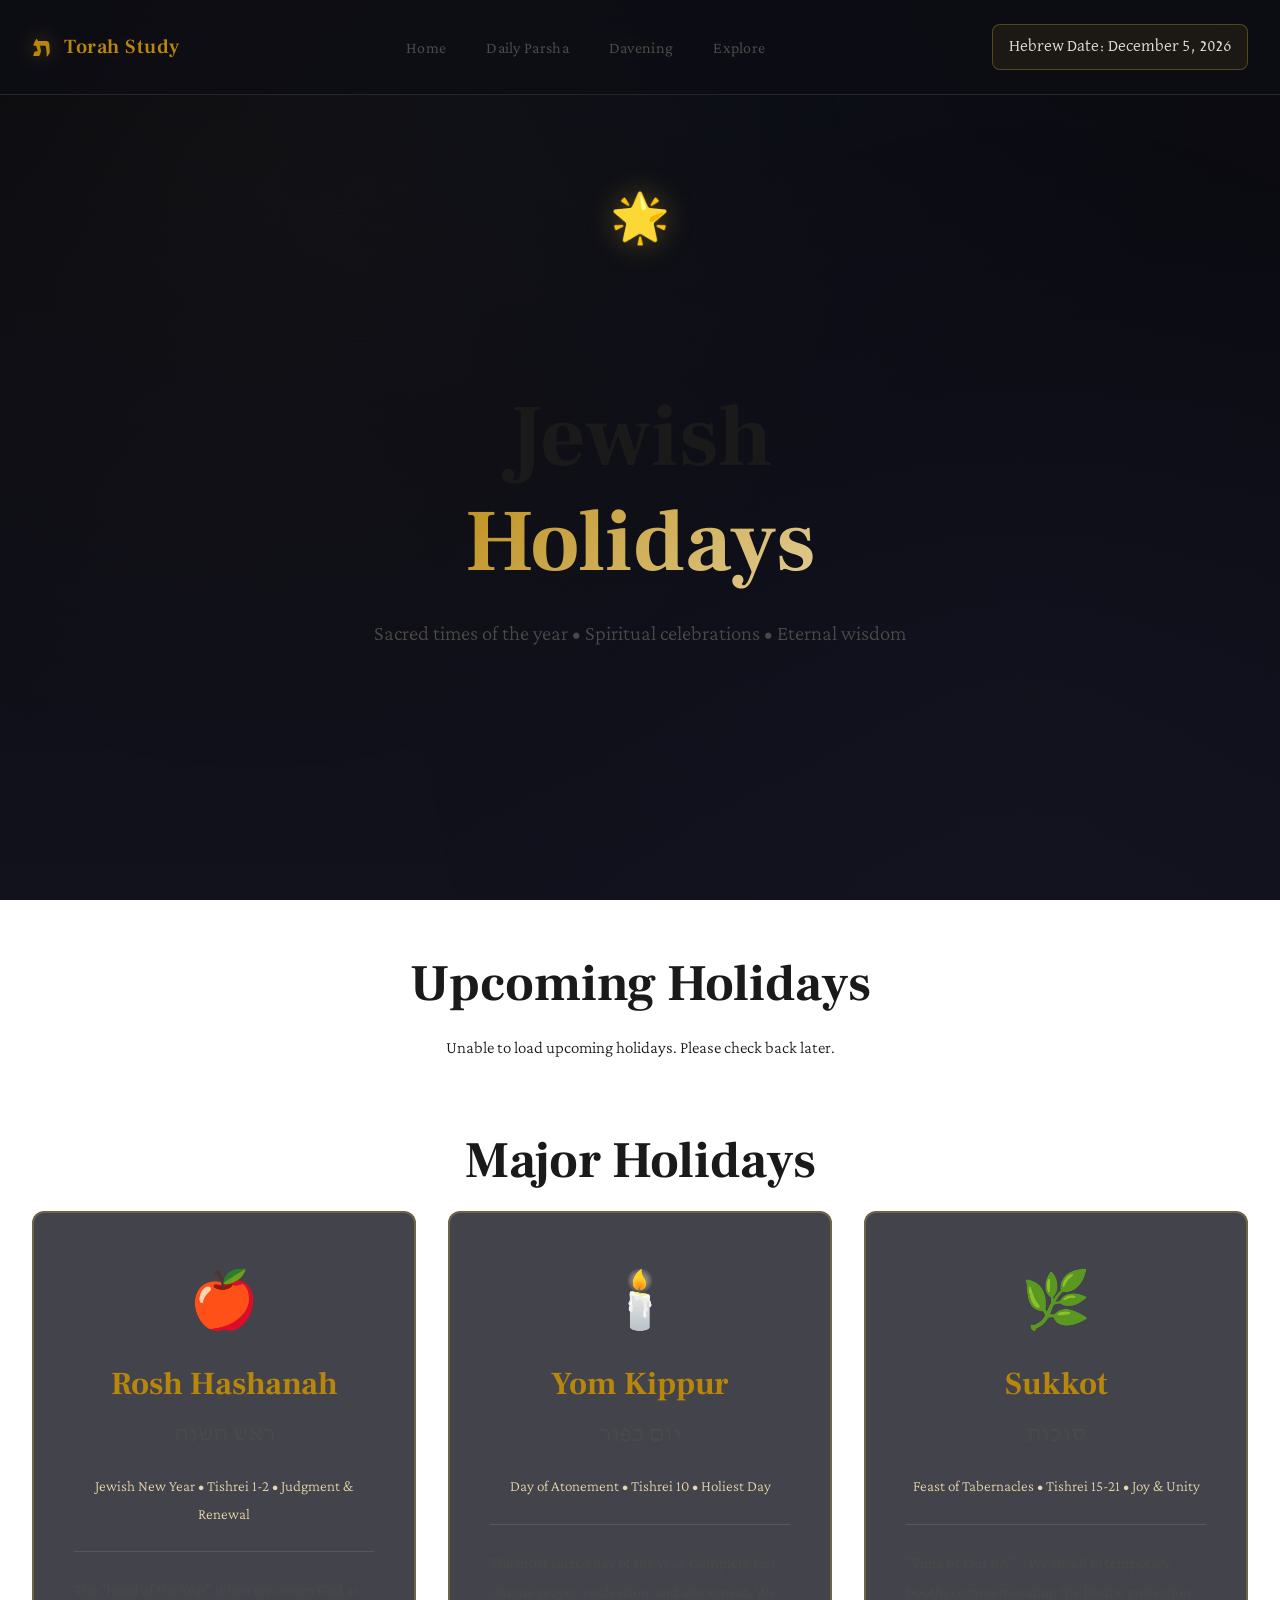
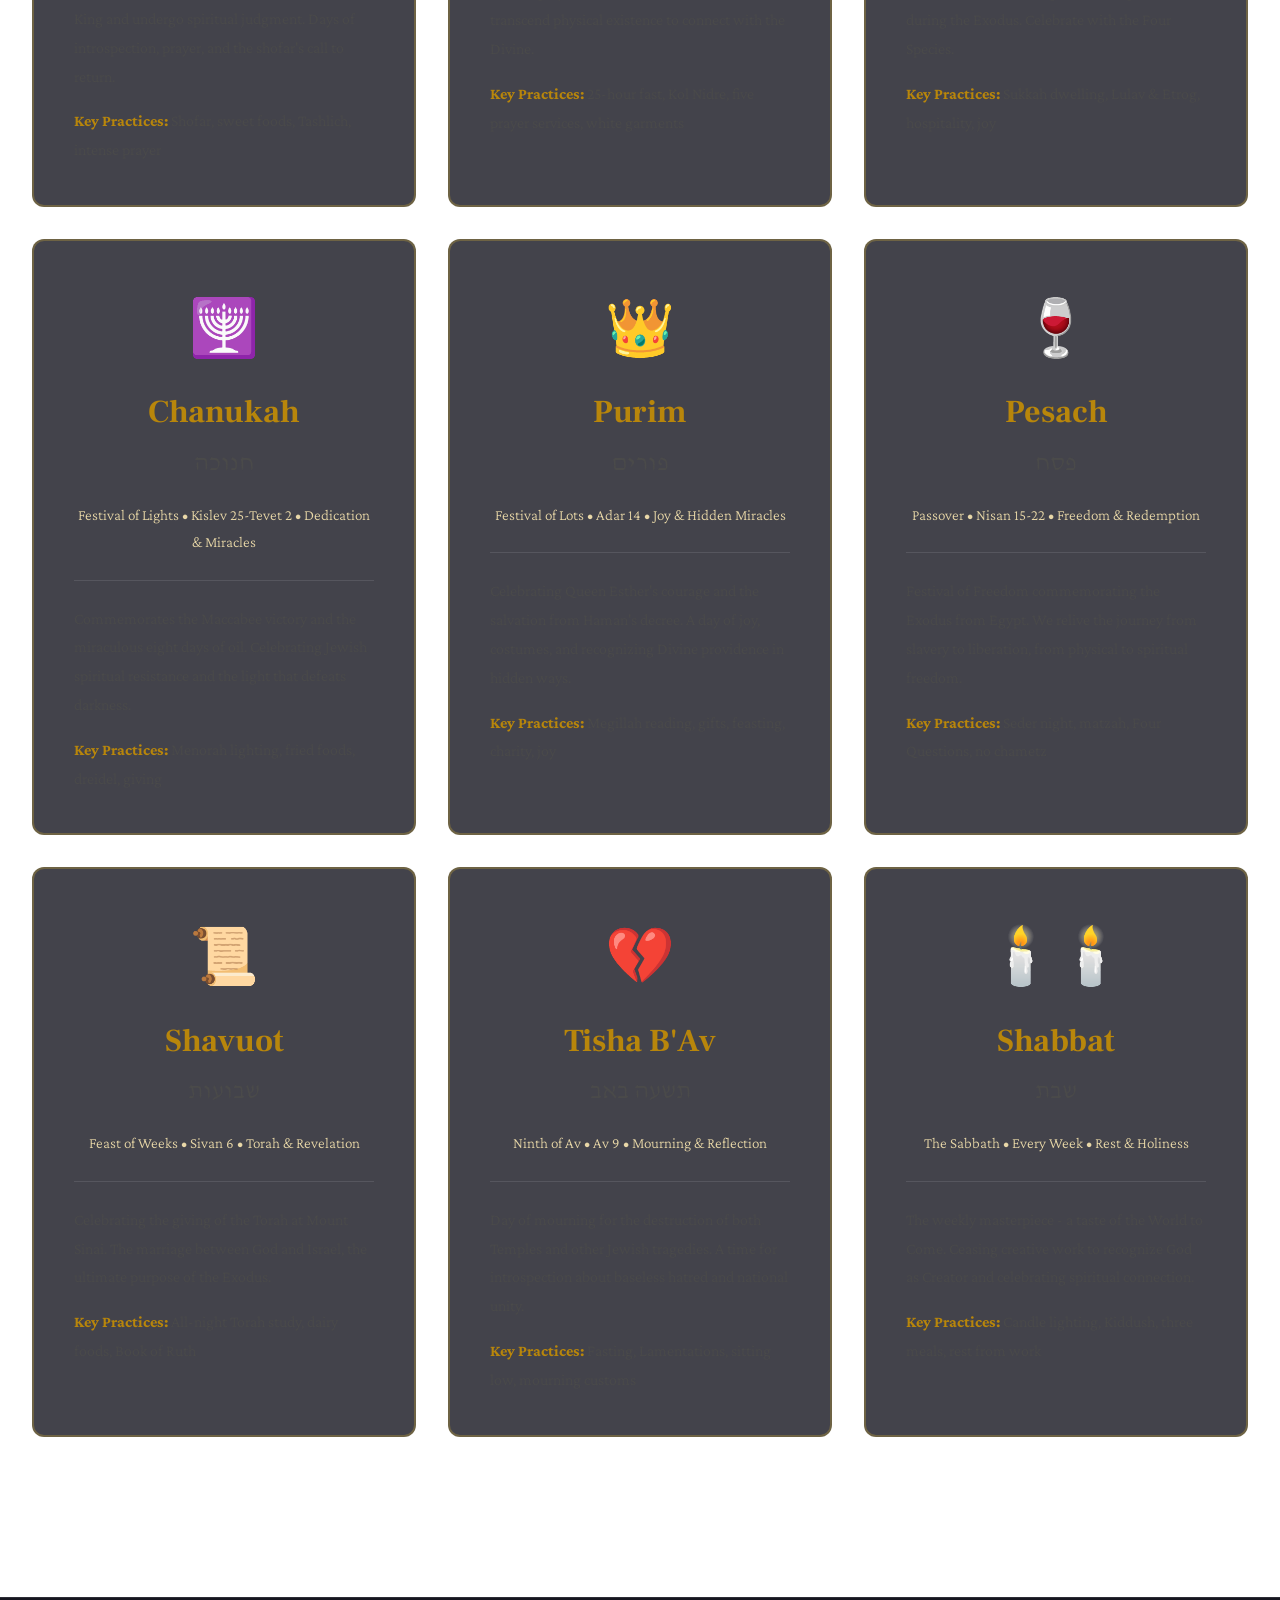
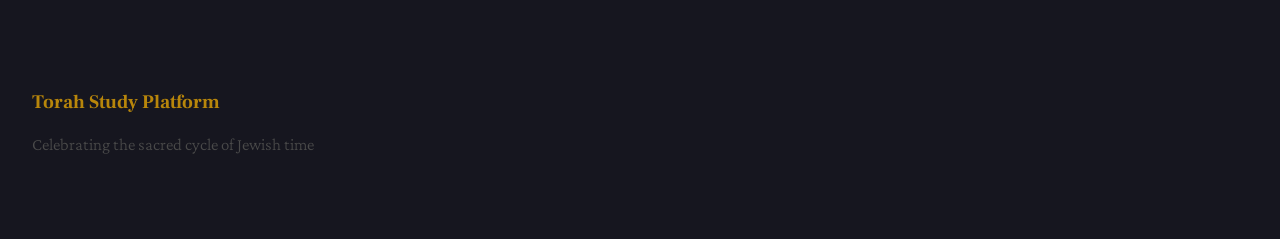
<file: holidays.html>
<!DOCTYPE html>
<html lang="en" dir="ltr">
<head>
  <meta charset="UTF-8">
  <meta name="viewport" content="width=device-width, initial-scale=1.0">
  <meta name="description" content="Jewish holidays and their Torah teachings. Explore the spiritual significance, customs, and wisdom of Pesach, Shavuot, Rosh Hashanah, Yom Kippur, Sukkot, and more.">
  <title>Jewish Holidays | Torah Study Platform</title>
  <link rel="preconnect" href="https://fonts.googleapis.com">
  <link href="https://fonts.googleapis.com/css2?family=Crimson+Pro:wght@300;400;600;700&family=Frank+Ruhl+Libre:wght@300;400;500;700;900&family=David+Libre:wght@400;500;700&display=swap" rel="stylesheet">
  <link rel="stylesheet" href="css/main.css">
  <link rel="stylesheet" href="css/cinematic.css">
  <link rel="stylesheet" href="css/accessibility.css">
</head>
<body>

  <div class="ambient-overlay"></div>
  <div class="parchment-texture"></div>

  <nav class="main-nav">
    <div class="nav-container">
      <a href="index.html" class="logo">
        <span class="hebrew-letter">ת</span>
        <span class="platform-name">Torah Study</span>
      </a>

      <div class="nav-links">
        <a href="index.html" class="nav-link">Home</a>
        <a href="parsha.html" class="nav-link">Daily Parsha</a>
        <a href="davening.html" class="nav-link">Davening</a>
        <a href="search.html" class="nav-link">Explore</a>
      </div>

      <div class="hebrew-date" id="hebrewDate">Loading...</div>
    </div>
  </nav>

  <section class="hero">
    <div class="hero-content">
      <div class="sacred-marker">
        <div class="crown-icon">🌟</div>
      </div>

      <h1 class="hero-title">
        <span class="title-line">Jewish</span>
        <span class="title-line gold-text">Holidays</span>
      </h1>

      <p class="hero-subtitle">
        Sacred times of the year • Spiritual celebrations • Eternal wisdom
      </p>
    </div>
  </section>

  <section style="padding: 4rem 2rem;">
    <div class="container">
      <h2 class="section-title">Upcoming Holidays</h2>
      <div id="upcomingHolidays" class="holidays-upcoming">
        <div class="loading">Loading holiday calendar...</div>
      </div>

      <h2 class="section-title" style="margin-top: 4rem;">Major Holidays</h2>

      <div class="holidays-grid">
        <!-- Rosh Hashanah -->
        <div class="holiday-card">
          <div class="holiday-icon">🍎</div>
          <h3>Rosh Hashanah</h3>
          <p class="holiday-hebrew">ראש השנה</p>
          <p class="holiday-desc">Jewish New Year • Tishrei 1-2 • Judgment & Renewal</p>
          <div class="holiday-details">
            <p>The "Head of the Year" when we crown God as King and undergo spiritual judgment. Days of introspection, prayer, and the shofar's call to return.</p>
            <p><strong>Key Practices:</strong> Shofar, sweet foods, Tashlich, intense prayer</p>
          </div>
        </div>

        <!-- Yom Kippur -->
        <div class="holiday-card">
          <div class="holiday-icon">🕯️</div>
          <h3>Yom Kippur</h3>
          <p class="holiday-hebrew">יום כפור</p>
          <p class="holiday-desc">Day of Atonement • Tishrei 10 • Holiest Day</p>
          <div class="holiday-details">
            <p>The most sacred day of the year. Complete fast, intense prayer, confession, and atonement. We transcend physical existence to connect with the Divine.</p>
            <p><strong>Key Practices:</strong> 25-hour fast, Kol Nidre, five prayer services, white garments</p>
          </div>
        </div>

        <!-- Sukkot -->
        <div class="holiday-card">
          <div class="holiday-icon">🌿</div>
          <h3>Sukkot</h3>
          <p class="holiday-hebrew">סוכות</p>
          <p class="holiday-desc">Feast of Tabernacles • Tishrei 15-21 • Joy & Unity</p>
          <div class="holiday-details">
            <p>"Time of Our Joy" - We dwell in temporary booths commemorating the Divine protection during the Exodus. Celebrate with the Four Species.</p>
            <p><strong>Key Practices:</strong> Sukkah dwelling, Lulav & Etrog, hospitality, joy</p>
          </div>
        </div>

        <!-- Chanukah -->
        <div class="holiday-card">
          <div class="holiday-icon">🕎</div>
          <h3>Chanukah</h3>
          <p class="holiday-hebrew">חנוכה</p>
          <p class="holiday-desc">Festival of Lights • Kislev 25-Tevet 2 • Dedication & Miracles</p>
          <div class="holiday-details">
            <p>Commemorates the Maccabee victory and the miraculous eight days of oil. Celebrating Jewish spiritual resistance and the light that defeats darkness.</p>
            <p><strong>Key Practices:</strong> Menorah lighting, fried foods, dreidel, giving</p>
          </div>
        </div>

        <!-- Purim -->
        <div class="holiday-card">
          <div class="holiday-icon">👑</div>
          <h3>Purim</h3>
          <p class="holiday-hebrew">פורים</p>
          <p class="holiday-desc">Festival of Lots • Adar 14 • Joy & Hidden Miracles</p>
          <div class="holiday-details">
            <p>Celebrating Queen Esther's courage and the salvation from Haman's decree. A day of joy, costumes, and recognizing Divine providence in hidden ways.</p>
            <p><strong>Key Practices:</strong> Megillah reading, gifts, feasting, charity, joy</p>
          </div>
        </div>

        <!-- Pesach -->
        <div class="holiday-card">
          <div class="holiday-icon">🍷</div>
          <h3>Pesach</h3>
          <p class="holiday-hebrew">פסח</p>
          <p class="holiday-desc">Passover • Nisan 15-22 • Freedom & Redemption</p>
          <div class="holiday-details">
            <p>Festival of Freedom commemorating the Exodus from Egypt. We relive the journey from slavery to liberation, from physical to spiritual freedom.</p>
            <p><strong>Key Practices:</strong> Seder night, matzah, Four Questions, no chametz</p>
          </div>
        </div>

        <!-- Shavuot -->
        <div class="holiday-card">
          <div class="holiday-icon">📜</div>
          <h3>Shavuot</h3>
          <p class="holiday-hebrew">שבועות</p>
          <p class="holiday-desc">Feast of Weeks • Sivan 6 • Torah & Revelation</p>
          <div class="holiday-details">
            <p>Celebrating the giving of the Torah at Mount Sinai. The marriage between God and Israel, the ultimate purpose of the Exodus.</p>
            <p><strong>Key Practices:</strong> All-night Torah study, dairy foods, Book of Ruth</p>
          </div>
        </div>

        <!-- Tisha B'Av -->
        <div class="holiday-card">
          <div class="holiday-icon">💔</div>
          <h3>Tisha B'Av</h3>
          <p class="holiday-hebrew">תשעה באב</p>
          <p class="holiday-desc">Ninth of Av • Av 9 • Mourning & Reflection</p>
          <div class="holiday-details">
            <p>Day of mourning for the destruction of both Temples and other Jewish tragedies. A time for introspection about baseless hatred and national unity.</p>
            <p><strong>Key Practices:</strong> Fasting, Lamentations, sitting low, mourning customs</p>
          </div>
        </div>

        <!-- Shabbat -->
        <div class="holiday-card">
          <div class="holiday-icon">🕯️🕯️</div>
          <h3>Shabbat</h3>
          <p class="holiday-hebrew">שבת</p>
          <p class="holiday-desc">The Sabbath • Every Week • Rest & Holiness</p>
          <div class="holiday-details">
            <p>The weekly masterpiece - a taste of the World to Come. Ceasing creative work to recognize God as Creator and celebrating spiritual connection.</p>
            <p><strong>Key Practices:</strong> Candle lighting, Kiddush, three meals, rest from work</p>
          </div>
        </div>
      </div>
    </div>
  </section>

  <footer class="main-footer">
    <div class="container">
      <div class="footer-content">
        <div class="footer-section">
          <h4>Torah Study Platform</h4>
          <p>Celebrating the sacred cycle of Jewish time</p>
        </div>
      </div>
    </div>
  </footer>

  <script src="js/purify.min.js"></script>
  <script src="js/fetch-utils.js"></script>
  <script src="js/core.js"></script>
  <script src="js/hebrew-calendar.js"></script>
  <script>
    document.addEventListener('DOMContentLoaded', async () => {
      initializeHebrewDate();
      await loadUpcomingHolidays();
    });

    async function loadUpcomingHolidays() {
      const container = document.getElementById('upcomingHolidays');
      try {
        const response = await fetchWithTimeout('https://www.hebcal.com/hebcal?v=1&cfg=json&maj=on&min=on&mod=on&nx=on&year=now&month=x&ss=on&mf=on&c=on&geo=geoname&geonameid=3448439&M=on&s=on', {}, 10000);
        const data = await response.json();

        const upcoming = data.items.filter(item => {
          const itemDate = new Date(item.date);
          const now = new Date();
          const twoMonths = new Date();
          twoMonths.setMonth(twoMonths.getMonth() + 2);
          return itemDate >= now && itemDate <= twoMonths;
        }).slice(0, 5);

        if (upcoming.length > 0) {
          container.innerHTML = DOMPurify.sanitize(upcoming.map(item => `
            <div class="upcoming-holiday-item">
              <div class="upcoming-date">${new Date(item.date).toLocaleDateString('en-US', { month: 'short', day: 'numeric' })}</div>
              <div class="upcoming-name">${item.title}</div>
              <div class="upcoming-hebrew">${item.hebrew || ''}</div>
            </div>
          `).join(''));
        } else {
          container.innerHTML = '<p>No upcoming holidays in the next two months.</p>';
        }
      } catch (error) {
        console.error('Error loading upcoming holidays:', error);
        container.innerHTML = '<p>Unable to load upcoming holidays. Please check back later.</p>';
      }
    }
  </script>
</body>
</html>
</file>
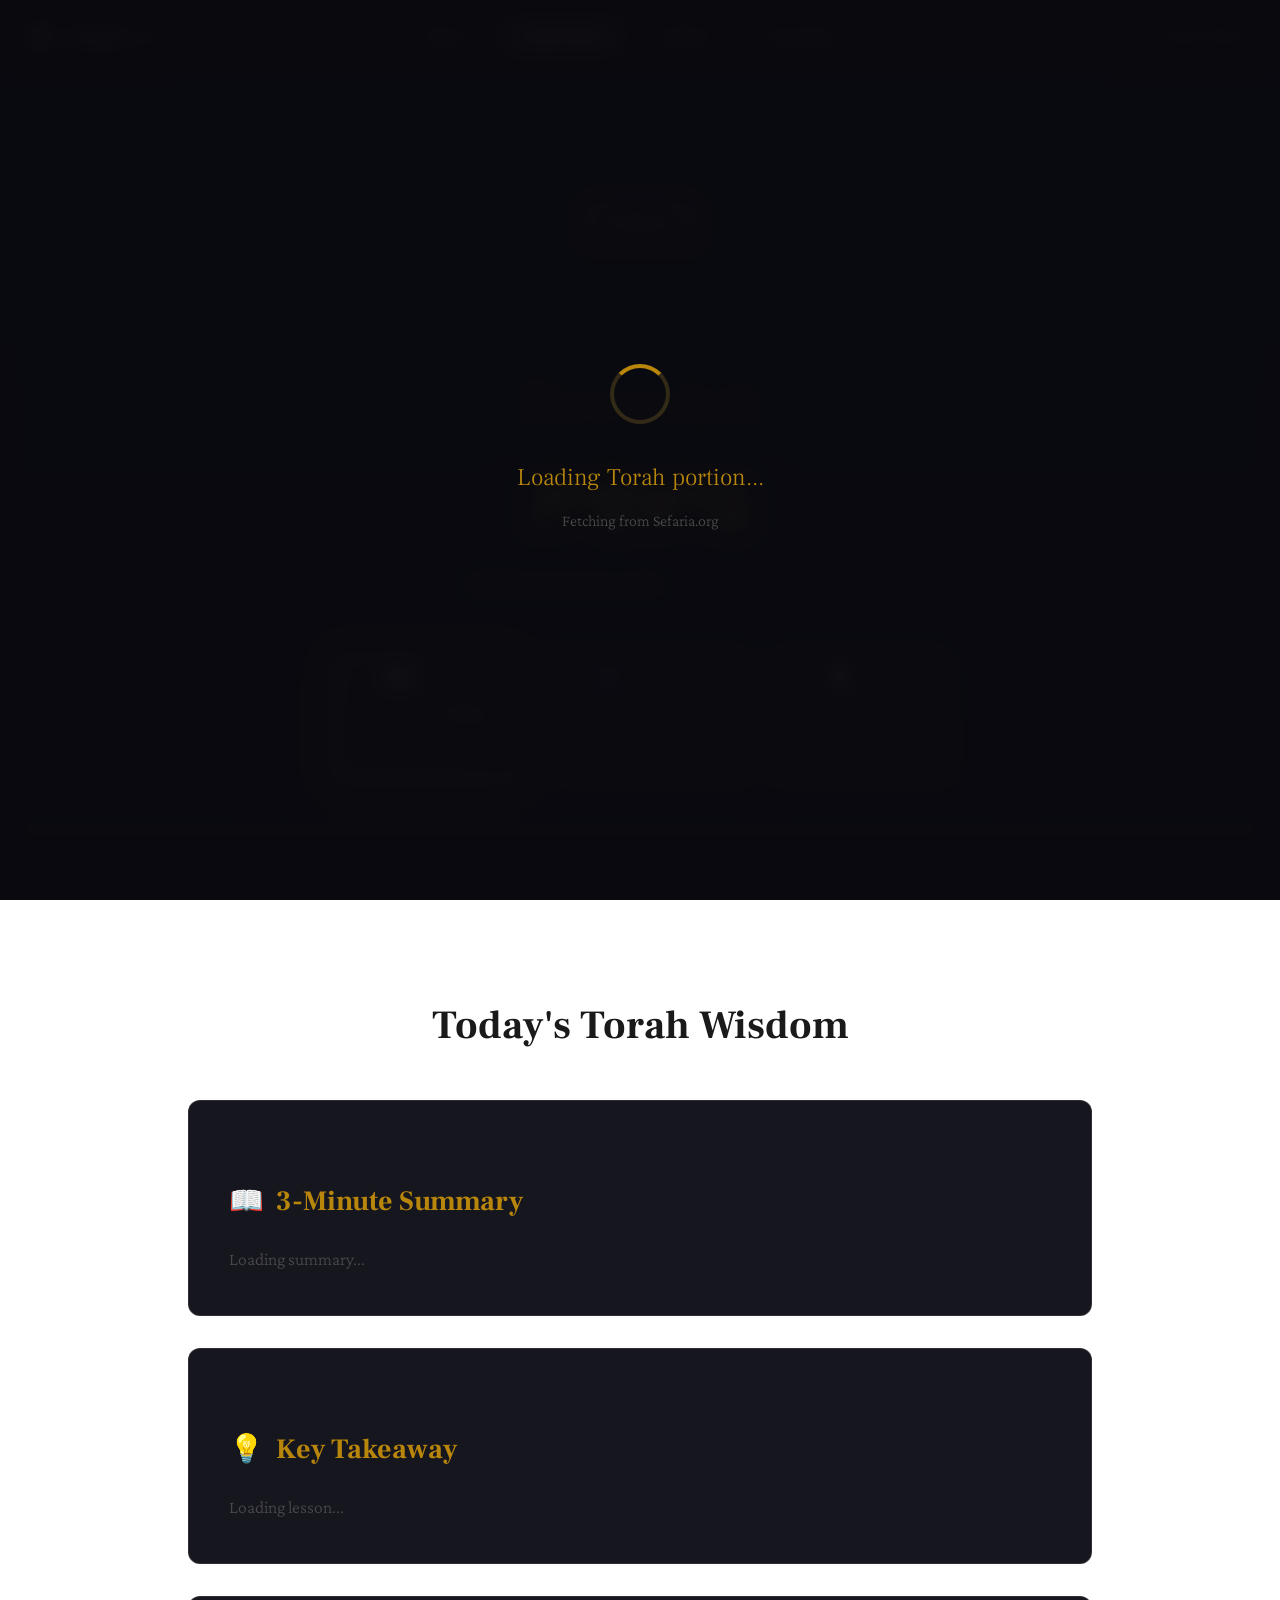
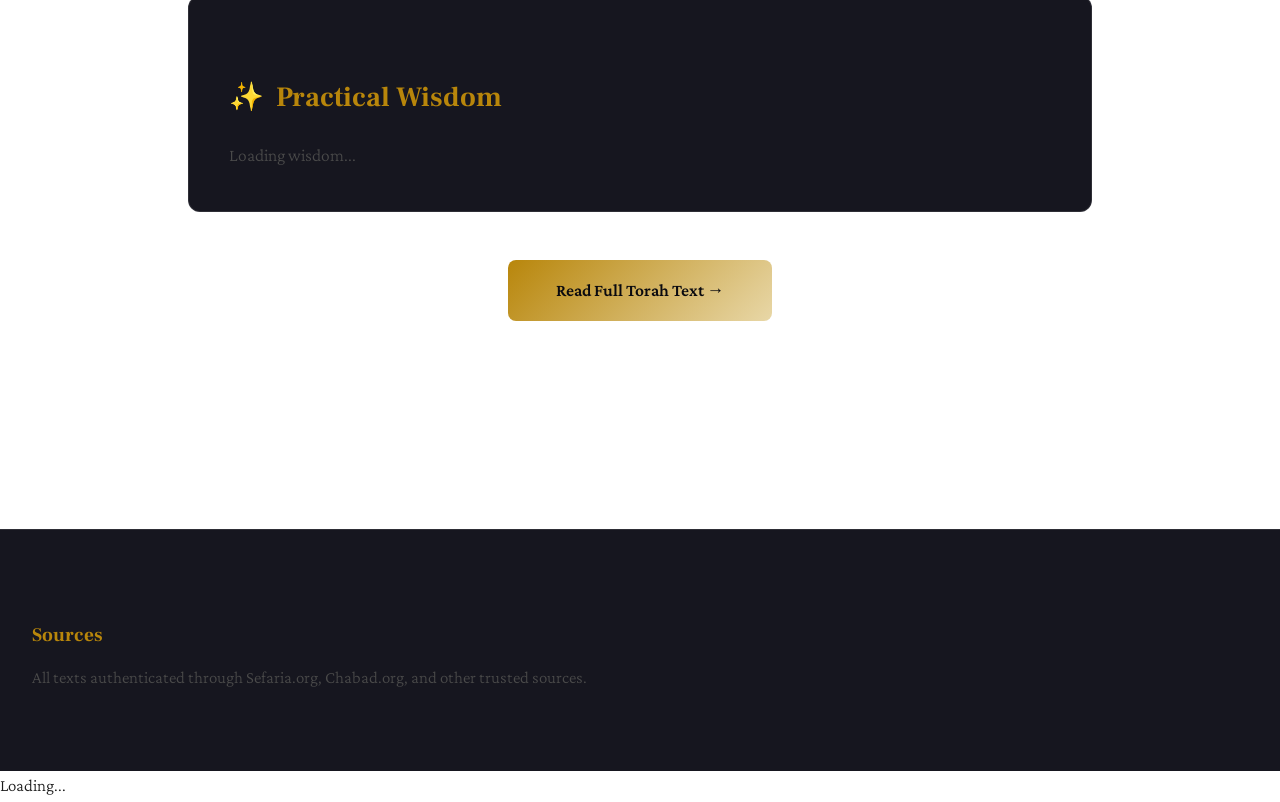
<file: parsha.html>
<!DOCTYPE html>
<html lang="en" dir="ltr">
<head>
  <meta charset="UTF-8">
  <meta name="viewport" content="width=device-width, initial-scale=1.0">
  <meta name="description" content="Read this week's Torah portion (parsha) with in-depth commentary from Rashi, Ramban, Sforno, and classical commentators. Hebrew and English with modern applications.">
  <meta name="keywords" content="weekly parsha, Torah portion, Rashi commentary, Ramban, Torah study, Hebrew calendar, aliyot">
  <title>Daily Parsha — Torah Study Platform</title>
  <link rel="preconnect" href="https://fonts.googleapis.com">
  <link href="https://fonts.googleapis.com/css2?family=Inter:wght@400;500;700&family=Crimson+Pro:wght@400;700&family=Frank+Ruhl+Libre:wght@400;700&display=swap" rel="stylesheet">
  <link rel="stylesheet" href="css/main.css">
  <link rel="stylesheet" href="css/dashboard-modern.css">
  <link rel="stylesheet" href="css/parsha.css">
  <link rel="stylesheet" href="css/commentary.css">
  <link rel="stylesheet" href="css/connections.css">
  <link rel="stylesheet" href="css/hebrew-tooltips.css">
  <link rel="stylesheet" href="css/network-graph.css">
  <link rel="stylesheet" href="css/audio-player.css">
  <link rel="stylesheet" href="css/study-notes.css">
  <link rel="stylesheet" href="css/accessibility.css">
</head>
<body>

  <!-- Modern Sticky Navigation -->
  <nav class="nav-modern">
    <div class="nav-container-modern">
      <a href="index.html" class="logo-modern">
        <span class="logo-icon">ת</span>
        <span class="logo-text">Torah<span class="logo-light">Study</span></span>
      </a>

      <div class="nav-center">
        <a href="index.html" class="nav-link-modern">Home</a>
        <a href="parsha.html" class="nav-link-modern active">Daily Parsha</a>
        <a href="search.html" class="nav-link-modern">Explore</a>
        <a href="davening.html" class="nav-link-modern">Davening</a>
      </div>

      <div class="nav-right">
        <button class="search-trigger" aria-label="Search">
          <svg width="20" height="20" viewBox="0 0 24 24" fill="none" stroke="currentColor" stroke-width="2">
            <circle cx="11" cy="11" r="8"/>
            <path d="m21 21-4.35-4.35"/>
          </svg>
        </button>
        <div class="hebrew-date-modern" id="hebrewDate">Loading...</div>
      </div>

      <!-- Mobile Menu Toggle -->
      <button class="mobile-menu-toggle" aria-label="Menu">
        <span></span>
        <span></span>
        <span></span>
      </button>
    </div>
  </nav>

  <!-- Parsha Header -->
  <section class="parsha-hero">
    <div class="container">
      <div class="parsha-header-content">
        <div class="book-badge" id="bookBadge">GENESIS</div>
        <h1 class="parsha-title">
          <span class="parsha-name-english" id="parshaNameEnglish">Loading...</span>
          <span class="parsha-name-hebrew" id="parshaNameHebrew">...</span>
        </h1>
        <p class="parsha-meta" id="parshaMeta">
          <span id="parshaReference">Loading Torah portion...</span>
        </p>
      </div>

      <!-- Learning Mode Selector -->
      <div class="mode-selector">
        <button class="mode-tab active" data-mode="casual">
          <span class="mode-icon">📖</span>
          <span>Casual</span>
        </button>
        <button class="mode-tab" data-mode="deep">
          <span class="mode-icon">🔬</span>
          <span>Deep Dive</span>
        </button>
        <button class="mode-tab" data-mode="story">
          <span class="mode-icon">📜</span>
          <span>Story</span>
        </button>
      </div>
    </div>
  </section>

  <!-- Main Parsha Content -->
  <div class="parsha-container">

    <!-- CASUAL MODE -->
    <section id="casualMode" class="learning-section active">
      <div class="container">
        <div class="casual-content glass">
          <h2 class="content-title">Today's Torah Wisdom</h2>

          <div class="quick-summary" id="quickSummary">
            <div class="summary-card">
              <h3>3-Minute Summary</h3>
              <div class="summary-text" id="summaryText">
                <p>Loading summary...</p>
              </div>
            </div>

            <div class="takeaway-card">
              <h3>Key Takeaway</h3>
              <div class="takeaway-text" id="takeawayText">
                <p>Loading lesson...</p>
              </div>
            </div>

            <div class="wisdom-card">
              <h3>Practical Wisdom</h3>
              <div class="wisdom-text" id="wisdomText">
                <p>Loading wisdom...</p>
              </div>
            </div>
          </div>

          <button class="read-full-button" data-mode="deep">
            Read Full Torah Text →
          </button>
        </div>
      </div>
    </section>

    <!-- DEEP DIVE MODE -->
    <section id="deepMode" class="learning-section">
      <div class="container-wide">

        <!-- Aliyah Navigation -->
        <div class="aliyah-nav">
          <h3>Torah Reading Sections (Aliyot)</h3>
          <div class="aliyah-buttons" id="aliyahNav">
            <!-- Generated dynamically -->
          </div>
        </div>

        <!-- Parallel Text Display -->
        <div class="parallel-text-container">

          <!-- Hebrew Column -->
          <div class="hebrew-column">
            <h3 class="column-header">Hebrew Text</h3>
            <div class="text-content hebrew-text" id="hebrewText" dir="rtl">
              <p>Loading Torah text...</p>
            </div>
          </div>

          <!-- English Column -->
          <div class="english-column">
            <h3 class="column-header">English Translation</h3>
            <div class="text-content english-text" id="englishText">
              <p>Loading translation...</p>
            </div>
          </div>

        </div>

        <!-- Commentary Section -->
        <div class="commentary-section">
          <h2 class="section-title">Torah Intelligence & Commentary</h2>

          <div class="commentary-tabs">
            <button class="comm-tab active" data-tab="overview">Overview</button>
            <button class="comm-tab" data-tab="gemara">Gemara</button>
            <button class="comm-tab" data-tab="midrash">Midrash</button>
            <button class="comm-tab" data-tab="chassidus">Chassidus</button>
            <button class="comm-tab" data-tab="kabbalah">Kabbalah</button>
            <button class="comm-tab" data-tab="connections">Connections</button>
          </div>

          <div class="commentary-content">
            <div id="overviewTab" class="commentary-tab-content active">
              <div id="overviewContent">
                <!-- Beautiful commentary cards will be inserted here -->
              </div>
            </div>
            <div id="gemaraTab" class="commentary-tab-content">
              <div id="gemaraContent">Loading Gemara references...</div>
            </div>
            <div id="midrashTab" class="commentary-tab-content">
              <div id="midrashContent">Loading Midrash...</div>
            </div>
            <div id="chassidusTab" class="commentary-tab-content">
              <div id="chassidusContent">Loading Chassidic insights...</div>
            </div>
            <div id="kabbalahTab" class="commentary-tab-content">
              <div id="kabbalahContent">Loading Kabbalistic concepts...</div>
            </div>
            <div id="connectionsTab" class="commentary-tab-content">
              <div id="connectionsContent">Loading connections...</div>
            </div>
          </div>
        </div>

      </div>
    </section>

    <!-- STORY MODE -->
    <section id="storyMode" class="learning-section">
      <div class="container-story">
        <div class="story-content">
          <div class="story-text" id="storyText">
            <p>Loading immersive Torah narrative...</p>
          </div>
        </div>
      </div>
    </section>

  </div>

  <!-- Footer -->
  <footer class="main-footer">
    <div class="container">
      <div class="footer-content">
        <div class="footer-section">
          <h4>Sources</h4>
          <p>All texts authenticated through Sefaria.org, Chabad.org, and other trusted sources.</p>
        </div>
      </div>
    </div>
  </footer>

  <!-- Scripts -->
  <script src="js/purify.min.js"></script>
  <script src="js/fetch-utils.js"></script>
  <script src="js/sefaria-cache.js"></script>
  <script src="js/core.js"></script>
  <script src="js/hebrew-calendar.js"></script>
  <script src="js/dashboard-modern.js"></script>
  <script src="js/sefaria-api.js"></script>
  <script src="js/commentary-display.js"></script>
  <script src="js/commentary-loader.js"></script>
  <script src="js/connections-display.js"></script>
  <script src="js/unified-lesson.js"></script>
  <script src="js/story-generator.js"></script>
  <script src="js/parsha.js"></script>
  <script src="js/parsha-phase2.js"></script>
  <script src="js/hebrew-insights.js"></script>
  <script src="js/network-graph.js"></script>
  <script src="js/parshiyot-data.js"></script>
  <script src="js/audio-player.js"></script>
  <script src="js/study-notes.js"></script>
  <script src="js/social-features.js"></script>
  <script src="js/performance-optimizer.js"></script>
  <script src="js/seo-manager.js"></script>
  <script>
    // Load beautiful commentaries when page loads
    document.addEventListener('DOMContentLoaded', () => {
      // Get current parsha name (will be set by parsha.js)
      setTimeout(() => {
        const parshaName = document.getElementById('parshaNameEnglish')?.textContent?.toLowerCase();

        // Load sample commentaries for Bereshit (will expand to all parshiyot)
        if (parshaName && sampleCommentaries[parshaName]) {
          displayCommentaries(sampleCommentaries[parshaName], 'overviewContent');
        } else if (sampleCommentaries.bereshit) {
          // Default to Bereshit sample for demo
          displayCommentaries(sampleCommentaries.bereshit, 'overviewContent');
        }

        // Phase 3: Initialize Hebrew word tooltips
        const hebrewText = document.getElementById('hebrewText');
        if (hebrewText && window.HebrewInsights) {
          window.HebrewInsights.initializeTooltips(hebrewText);
        }

        // Phase 3: Add network graph to Connections tab
        const connectionsContent = document.getElementById('connectionsContent');
        if (connectionsContent && window.NetworkGraph) {
          // Create graph container
          const graphContainer = document.createElement('div');
          graphContainer.id = 'networkGraphContainer';
          graphContainer.style.marginTop = '2rem';

          // Add intro text
          const intro = document.createElement('p');
          intro.className = 'panel-intro';
          intro.textContent = 'Visual map of how this verse connects across Torah, Talmud, and Midrash:';

          connectionsContent.appendChild(intro);
          connectionsContent.appendChild(graphContainer);

          // Graph will be populated when connections are loaded
          // The connections-display.js will trigger graph rendering
        }
      }, 1000);
    });
  </script>
</body>
</html>
</file>
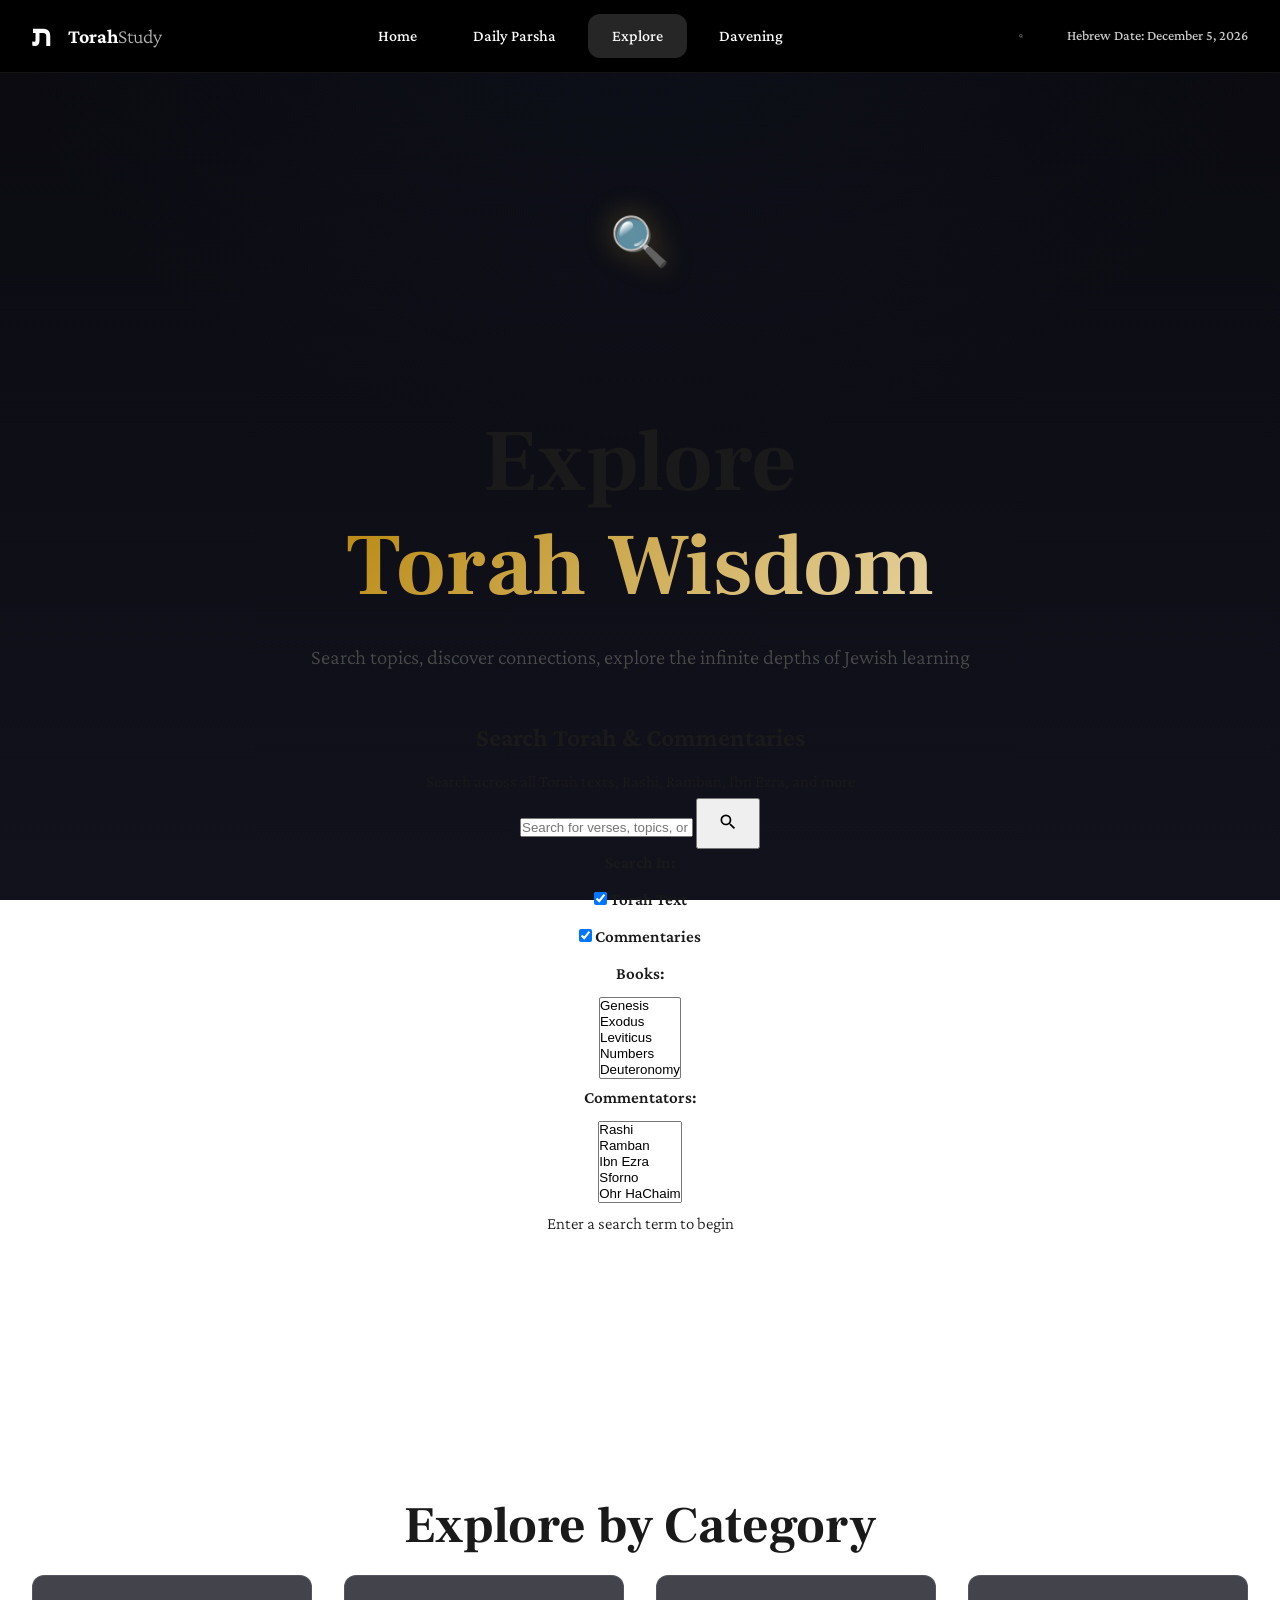
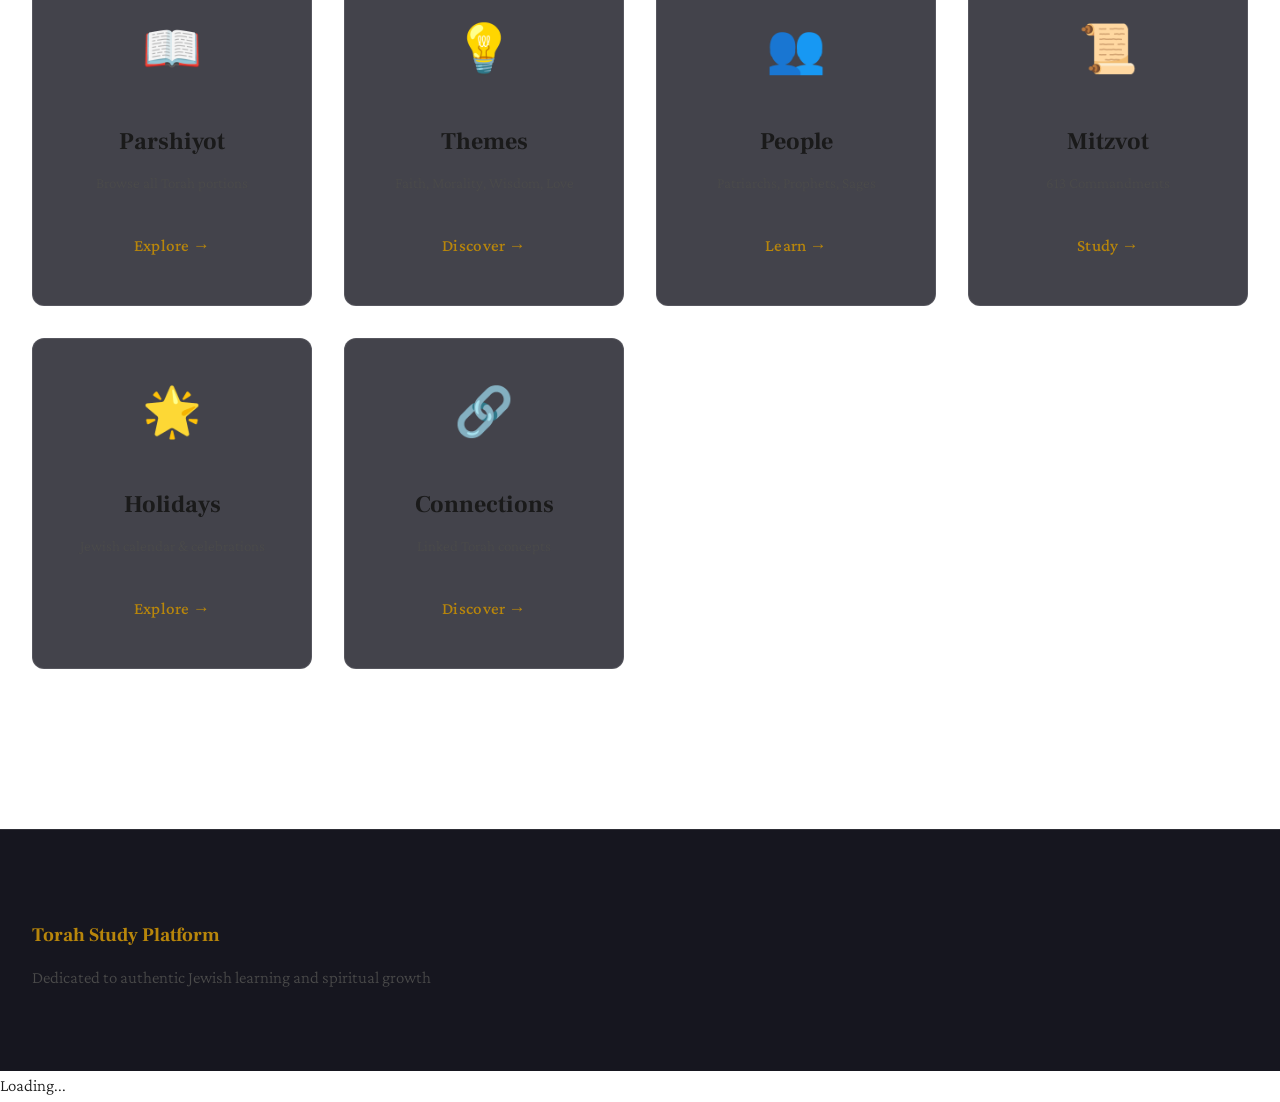
<file: search.html>
<!DOCTYPE html>
<html lang="en" dir="ltr">
<head>
  <meta charset="UTF-8">
  <meta name="viewport" content="width=device-width, initial-scale=1.0">
  <meta name="description" content="Search Torah texts, commentaries, and cross-references. Explore connections between verses, discover insights from Talmud, Midrash, and Jewish wisdom.">
  <meta name="keywords" content="Torah search, search Torah, Jewish texts, Talmud, Midrash, Torah cross-references, Jewish wisdom">
  <title>Explore Torah — Search & Discovery | Torah Study Platform</title>
  <link rel="preconnect" href="https://fonts.googleapis.com">
  <link href="https://fonts.googleapis.com/css2?family=Inter:wght@400;500;700&family=Crimson+Pro:wght@400;700&family=Frank+Ruhl+Libre:wght@400;700&display=swap" rel="stylesheet">
  <link rel="stylesheet" href="css/main.css">
  <link rel="stylesheet" href="css/dashboard-modern.css">
  <link rel="stylesheet" href="css/accessibility.css">
  <link rel="stylesheet" href="css/comprehensive-search.css">
</head>
<body>

  <!-- Modern Sticky Navigation -->
  <nav class="nav-modern">
    <div class="nav-container-modern">
      <a href="index.html" class="logo-modern">
        <span class="logo-icon">ת</span>
        <span class="logo-text">Torah<span class="logo-light">Study</span></span>
      </a>

      <div class="nav-center">
        <a href="index.html" class="nav-link-modern">Home</a>
        <a href="parsha.html" class="nav-link-modern">Daily Parsha</a>
        <a href="search.html" class="nav-link-modern active">Explore</a>
        <a href="davening.html" class="nav-link-modern">Davening</a>
      </div>

      <div class="nav-right">
        <button class="search-trigger" aria-label="Search">
          <svg width="20" height="20" viewBox="0 0 24 24" fill="none" stroke="currentColor" stroke-width="2">
            <circle cx="11" cy="11" r="8"/>
            <path d="m21 21-4.35-4.35"/>
          </svg>
        </button>
        <div class="hebrew-date-modern" id="hebrewDate">Loading...</div>
      </div>

      <!-- Mobile Menu Toggle -->
      <button class="mobile-menu-toggle" aria-label="Menu">
        <span></span>
        <span></span>
        <span></span>
      </button>
    </div>
  </nav>

  <!-- Search Hero -->
  <section class="hero">
    <div class="hero-content">
      <div class="sacred-marker">
        <div class="crown-icon">🔍</div>
      </div>

      <h1 class="hero-title">
        <span class="title-line">Explore</span>
        <span class="title-line gold-text">Torah Wisdom</span>
      </h1>

      <p class="hero-subtitle">
        Search topics, discover connections, explore the infinite depths of Jewish learning
      </p>

      <!-- Search Bar -->
      <div class="search-container" style="max-width: 700px; margin: 3rem auto;">
        <input
          type="text"
          class="search-input"
          placeholder="Search Torah, Gemara, Midrash, Chassidus..."
          style="width: 100%; padding: 1.5rem 2rem; font-size: 1.2rem; background: var(--bg-card); border: 2px solid var(--border-gold); border-radius: var(--radius-lg); color: var(--text-primary); font-family: var(--font-sans);"
        />
      </div>
    </div>
  </section>

  <!-- Quick Categories -->
  <section style="padding: 4rem 2rem;">
    <div class="container">
      <h2 class="section-title">Explore by Category</h2>

      <div class="access-grid">
        <div class="access-card">
          <div class="access-icon">📖</div>
          <h3>Parshiyot</h3>
          <p>Browse all Torah portions</p>
          <a href="#" class="access-link">Explore →</a>
        </div>

        <div class="access-card">
          <div class="access-icon">💡</div>
          <h3>Themes</h3>
          <p>Faith, Morality, Wisdom, Love</p>
          <a href="#" class="access-link">Discover →</a>
        </div>

        <div class="access-card">
          <div class="access-icon">👥</div>
          <h3>People</h3>
          <p>Patriarchs, Prophets, Sages</p>
          <a href="#" class="access-link">Learn →</a>
        </div>

        <div class="access-card">
          <div class="access-icon">📜</div>
          <h3>Mitzvot</h3>
          <p>613 Commandments</p>
          <a href="#" class="access-link">Study →</a>
        </div>

        <div class="access-card">
          <div class="access-icon">🌟</div>
          <h3>Holidays</h3>
          <p>Jewish calendar & celebrations</p>
          <a href="#" class="access-link">Explore →</a>
        </div>

        <div class="access-card">
          <div class="access-icon">🔗</div>
          <h3>Connections</h3>
          <p>Linked Torah concepts</p>
          <a href="#" class="access-link">Discover →</a>
        </div>
      </div>
    </div>
  </section>


  <!-- Footer -->
  <footer class="main-footer">
    <div class="container">
      <div class="footer-content">
        <div class="footer-section">
          <h4>Torah Study Platform</h4>
          <p>Dedicated to authentic Jewish learning and spiritual growth</p>
        </div>
      </div>
    </div>
  </footer>

  <script src="js/purify.min.js"></script>
  <script src="js/fetch-utils.js"></script>
  <script src="js/sefaria-cache.js"></script>
  <script src="js/sefaria-api.js"></script>
  <script src="js/sefaria-downloader.js"></script>
  <script src="js/comprehensive-search.js"></script>
  <script src="js/advanced-search.js"></script>
  <script src="js/search.js"></script>
  <script src="js/core.js"></script>
  <script src="js/hebrew-calendar.js"></script>
  <script src="js/dashboard-modern.js"></script>
  <script>
    document.addEventListener('DOMContentLoaded', async () => {
      // Initialize Hebrew date
      await initializeHebrewDate();

      // Initialize advanced search system
      if (window.AdvancedSearch) {
        await window.AdvancedSearch.init();
      }

      // Render advanced search UI
      const searchInput = document.querySelector('.search-input');
      if (searchInput && window.AdvancedSearchUI) {
        // Replace simple search with advanced search
        const searchContainer = searchInput.closest('.search-container');
        if (searchContainer) {
          searchContainer.remove();
        }

        // Create advanced search container in hero section
        const heroContent = document.querySelector('.hero-content');
        if (heroContent) {
          const advancedSearchDiv = document.createElement('div');
          advancedSearchDiv.id = 'advancedSearchContainer';
          advancedSearchDiv.style.maxWidth = '900px';
          advancedSearchDiv.style.margin = '3rem auto';
          heroContent.appendChild(advancedSearchDiv);

          // Render advanced search UI
          window.AdvancedSearchUI.render('advancedSearchContainer');
        }
      }
    });
  </script>
</body>
</html>
</file>
<file: css/main.css>
/* ═══════════════════════════════════════════════════════════
   TORAH STUDY PLATFORM — MAIN STYLES
   Sacred, Cinematic, Intelligent Design System
   ═══════════════════════════════════════════════════════════ */

/* ─────────────────────────────────────────────
   CSS VARIABLES — Sacred Color Palette
   ───────────────────────────────────────────── */
:root {
  /* Sacred Colors */
  --sacred-black: #0a0a0f;
  --deep-navy: #12121d;
  --midnight: #1a1a2e;
  --warm-gold: #d4af37;
  --soft-gold: #e8d7a7;
  --pale-gold: #f5ead6;
  --parchment: #faf7f0;
  --cream: #f9f6f1;

  /* Accent Colors */
  --divine-blue: #2b4c7e;
  --wisdom-purple: #5b4b8a;
  --torah-red: #8b2635;

  /* Text Colors - WCAG AAA Compliant (7:1 minimum contrast) */
  --text-primary: #ffffff;
  --text-secondary: #e8e8ed;
  --text-muted: rgba(255, 255, 255, 0.85);
  --text-gold: var(--warm-gold);

  /* Background Layers */
  --bg-primary: #0d0d15;
  --bg-elevated: #16161f;
  --bg-card: rgba(20, 20, 30, 0.8);
  --bg-overlay: rgba(10, 10, 15, 0.95);

  /* Borders & Dividers */
  --border-gold: rgba(212, 175, 55, 0.3);
  --border-subtle: rgba(255, 255, 255, 0.1);
  --border-emphasis: rgba(212, 175, 55, 0.6);

  /* Effects */
  --glow-gold: rgba(212, 175, 55, 0.4);
  --glow-blue: rgba(43, 76, 126, 0.3);
  --shadow-deep: rgba(0, 0, 0, 0.6);

  /* Typography */
  --font-serif: 'Frank Ruhl Libre', 'Crimson Pro', Georgia, serif;
  --font-sans: 'Crimson Pro', -apple-system, BlinkMacSystemFont, sans-serif;
  --font-hebrew: 'David Libre', 'Times New Roman', serif;

  /* Spacing Scale */
  --space-xs: 0.5rem;
  --space-sm: 1rem;
  --space-md: 1.5rem;
  --space-lg: 2.5rem;
  --space-xl: 4rem;
  --space-2xl: 6rem;

  /* Border Radius */
  --radius-sm: 4px;
  --radius-md: 8px;
  --radius-lg: 12px;
  --radius-xl: 20px;

  /* Transitions */
  --transition-fast: 200ms ease;
  --transition-smooth: 400ms cubic-bezier(0.4, 0, 0.2, 1);
  --transition-slow: 600ms cubic-bezier(0.4, 0, 0.2, 1);
}

/* ─────────────────────────────────────────────
   RESET & BASE
   ───────────────────────────────────────────── */
*, *::before, *::after {
  margin: 0;
  padding: 0;
  box-sizing: border-box;
}

html {
  scroll-behavior: smooth;
  font-size: 16px;
}

body {
  background:
    radial-gradient(ellipse 100% 100% at 50% 0%,
      rgba(43, 76, 126, 0.08) 0%,
      transparent 50%),
    linear-gradient(180deg,
      #0a0a0f 0%,
      #0d0d15 40%,
      #12121d 100%);
  background-attachment: fixed;
  color: var(--text-primary);
  font-family: var(--font-sans);
  font-size: 1.0625rem;
  line-height: 1.7;
  font-weight: 300;
  overflow-x: hidden;
  -webkit-font-smoothing: antialiased;
  -moz-osx-font-smoothing: grayscale;
}

/* ─────────────────────────────────────────────
   AMBIENT EFFECTS
   ───────────────────────────────────────────── */
.ambient-overlay {
  position: fixed;
  top: 0;
  left: 0;
  width: 100%;
  height: 100%;
  background:
    radial-gradient(circle at 20% 20%, rgba(212, 175, 55, 0.03) 0%, transparent 50%),
    radial-gradient(circle at 80% 80%, rgba(43, 76, 126, 0.04) 0%, transparent 50%);
  pointer-events: none;
  z-index: 1;
  animation: ambientPulse 20s ease-in-out infinite;
}

@keyframes ambientPulse {
  0%, 100% { opacity: 0.4; }
  50% { opacity: 0.7; }
}

.parchment-texture {
  position: fixed;
  top: 0;
  left: 0;
  width: 100%;
  height: 100%;
  background-image:
    repeating-linear-gradient(
      0deg,
      transparent,
      transparent 2px,
      rgba(212, 175, 55, 0.01) 2px,
      rgba(212, 175, 55, 0.01) 4px
    );
  pointer-events: none;
  opacity: 0.3;
  z-index: 1;
}

/* ─────────────────────────────────────────────
   NAVIGATION
   ───────────────────────────────────────────── */
.main-nav {
  position: fixed;
  top: 0;
  left: 0;
  right: 0;
  z-index: 1000;
  background: rgba(13, 13, 21, 0.85);
  backdrop-filter: blur(20px);
  border-bottom: 1px solid var(--border-subtle);
  transition: all var(--transition-smooth);
}

.nav-container {
  max-width: 1400px;
  margin: 0 auto;
  padding: 1.25rem 2rem;
  display: flex;
  align-items: center;
  justify-content: space-between;
}

.logo {
  display: flex;
  align-items: center;
  gap: 0.75rem;
  font-size: 1.25rem;
  font-weight: 600;
  color: var(--text-gold);
  text-decoration: none;
}

.hebrew-letter {
  font-family: var(--font-hebrew);
  font-size: 2rem;
  font-weight: 700;
  color: var(--warm-gold);
  text-shadow: 0 0 20px var(--glow-gold);
}

.platform-name {
  font-family: var(--font-serif);
  letter-spacing: 0.5px;
}

.nav-links {
  display: flex;
  gap: 2.5rem;
  align-items: center;
}

.nav-link {
  color: var(--text-secondary);
  text-decoration: none;
  font-size: 1rem;
  font-weight: 400;
  letter-spacing: 0.3px;
  transition: all var(--transition-fast);
  position: relative;
  padding: 0.5rem 0;
}

.nav-link::after {
  content: '';
  position: absolute;
  bottom: 0;
  left: 0;
  width: 0;
  height: 2px;
  background: var(--warm-gold);
  transition: width var(--transition-smooth);
}

.nav-link:hover,
.nav-link.active {
  color: var(--text-gold);
}

.nav-link:hover::after,
.nav-link.active::after {
  width: 100%;
}

.hebrew-date {
  font-family: var(--font-hebrew);
  font-size: 1.05rem;
  color: var(--text-muted);
  direction: rtl;
  padding: 0.5rem 1rem;
  background: rgba(212, 175, 55, 0.08);
  border-radius: var(--radius-md);
  border: 1px solid var(--border-gold);
}

/* ─────────────────────────────────────────────
   HERO SECTION
   ───────────────────────────────────────────── */
.hero {
  position: relative;
  min-height: 90vh;
  display: flex;
  align-items: center;
  justify-content: center;
  padding: 8rem 2rem 4rem;
  overflow: hidden;
}

.hero-content {
  position: relative;
  z-index: 10;
  text-align: center;
  max-width: 900px;
}

.sacred-marker {
  margin-bottom: 2rem;
  animation: fadeInDown 1s ease;
}

.crown-icon {
  font-size: 3rem;
  color: var(--warm-gold);
  text-shadow: 0 0 30px var(--glow-gold);
  animation: crownGlow 3s ease-in-out infinite;
}

@keyframes crownGlow {
  0%, 100% {
    opacity: 0.7;
    text-shadow: 0 0 20px var(--glow-gold);
  }
  50% {
    opacity: 1;
    text-shadow: 0 0 40px var(--glow-gold), 0 0 60px var(--glow-gold);
  }
}

.hero-title {
  font-family: var(--font-serif);
  font-size: clamp(2.5rem, 7vw, 5.5rem);
  font-weight: 700;
  line-height: 1.1;
  margin-bottom: 1.5rem;
  display: flex;
  flex-direction: column;
  gap: 0.5rem;
  animation: fadeInUp 1s ease 0.2s both;
}

.title-line {
  display: block;
}

.gold-text {
  background: linear-gradient(135deg, var(--warm-gold) 0%, var(--soft-gold) 100%);
  -webkit-background-clip: text;
  -webkit-text-fill-color: transparent;
  background-clip: text;
  text-shadow: none;
}

.hero-subtitle {
  font-size: 1.3rem;
  color: var(--text-secondary);
  max-width: 700px;
  margin: 0 auto 3rem;
  line-height: 1.6;
  font-weight: 300;
  animation: fadeInUp 1s ease 0.4s both;
}

.current-parsha-badge {
  display: inline-flex;
  flex-direction: column;
  align-items: center;
  gap: 0.5rem;
  padding: 1.5rem 2.5rem;
  background: var(--bg-card);
  border: 2px solid var(--border-gold);
  border-radius: var(--radius-lg);
  backdrop-filter: blur(10px);
  box-shadow: 0 8px 32px var(--shadow-deep);
  animation: fadeInUp 1s ease 0.6s both;
}

.badge-label {
  font-size: 0.875rem;
  text-transform: uppercase;
  letter-spacing: 1.5px;
  color: var(--text-muted);
  font-weight: 500;
}

.badge-parsha {
  font-family: var(--font-hebrew);
  font-size: 1.75rem;
  color: var(--text-gold);
  font-weight: 700;
  direction: rtl;
}

.hero-background-gradient {
  position: absolute;
  top: 50%;
  left: 50%;
  transform: translate(-50%, -50%);
  width: 120%;
  height: 120%;
  background: radial-gradient(
    circle,
    rgba(212, 175, 55, 0.08) 0%,
    transparent 60%
  );
  animation: gradientPulse 8s ease-in-out infinite;
  z-index: 1;
}

@keyframes gradientPulse {
  0%, 100% { transform: translate(-50%, -50%) scale(1); opacity: 0.5; }
  50% { transform: translate(-50%, -50%) scale(1.1); opacity: 0.8; }
}

/* ─────────────────────────────────────────────
   SECTIONS
   ───────────────────────────────────────────── */
section {
  position: relative;
  z-index: 10;
  padding: 5rem 2rem;
}

.container {
  max-width: 1300px;
  margin: 0 auto;
}

.section-title {
  font-family: var(--font-serif);
  font-size: clamp(2rem, 4vw, 3.25rem);
  font-weight: 700;
  text-align: center;
  margin-bottom: 1rem;
  color: var(--text-primary);
}

.section-subtitle {
  text-align: center;
  font-size: 1.2rem;
  color: var(--text-secondary);
  margin-bottom: 4rem;
  font-weight: 300;
}

/* ─────────────────────────────────────────────
   LEARNING MODES
   ───────────────────────────────────────────── */
.learning-modes {
  background: linear-gradient(180deg, transparent 0%, rgba(212, 175, 55, 0.02) 100%);
}

.modes-grid {
  display: grid;
  grid-template-columns: repeat(auto-fit, minmax(320px, 1fr));
  gap: 2rem;
  margin-top: 3rem;
}

.mode-card {
  position: relative;
  padding: 2.5rem;
  background: var(--bg-card);
  border: 1px solid var(--border-subtle);
  border-radius: var(--radius-xl);
  backdrop-filter: blur(10px);
  transition: all var(--transition-smooth);
  display: flex;
  flex-direction: column;
  overflow: hidden;
}

.mode-card::before {
  content: '';
  position: absolute;
  top: 0;
  left: 0;
  right: 0;
  height: 3px;
  background: linear-gradient(90deg, var(--warm-gold), var(--soft-gold));
  opacity: 0;
  transition: opacity var(--transition-smooth);
}

.mode-card:hover {
  transform: translateY(-8px);
  border-color: var(--border-gold);
  box-shadow:
    0 20px 60px var(--shadow-deep),
    0 0 40px var(--glow-gold);
}

.mode-card:hover::before {
  opacity: 1;
}

.mode-card.featured {
  border-color: var(--border-emphasis);
  background: linear-gradient(135deg, rgba(43, 76, 126, 0.15), var(--bg-card));
}

.featured-badge {
  position: absolute;
  top: 1.5rem;
  right: 1.5rem;
  padding: 0.4rem 1rem;
  background: var(--warm-gold);
  color: var(--sacred-black);
  font-size: 0.75rem;
  font-weight: 600;
  text-transform: uppercase;
  letter-spacing: 0.8px;
  border-radius: var(--radius-sm);
}

.mode-icon {
  width: 72px;
  height: 72px;
  margin-bottom: 1.5rem;
  color: var(--warm-gold);
  opacity: 0.9;
}

.mode-title {
  font-family: var(--font-serif);
  font-size: 1.75rem;
  font-weight: 700;
  margin-bottom: 1rem;
  color: var(--text-primary);
}

.mode-description {
  color: var(--text-secondary);
  margin-bottom: 1.5rem;
  line-height: 1.6;
  flex-grow: 1;
}

.mode-features {
  list-style: none;
  margin-bottom: 2rem;
}

.mode-features li {
  padding: 0.6rem 0;
  color: var(--text-secondary);
  font-size: 0.95rem;
  position: relative;
  padding-left: 1.5rem;
}

.mode-features li::before {
  content: '✦';
  position: absolute;
  left: 0;
  color: var(--warm-gold);
  font-size: 0.75rem;
}

.mode-button {
  width: 100%;
  padding: 1rem 2rem;
  background: linear-gradient(135deg, var(--warm-gold), var(--soft-gold));
  color: var(--sacred-black);
  border: none;
  border-radius: var(--radius-md);
  font-size: 1rem;
  font-weight: 600;
  cursor: pointer;
  transition: all var(--transition-smooth);
  font-family: var(--font-sans);
  letter-spacing: 0.5px;
}

.mode-button:hover {
  transform: scale(1.02);
  box-shadow: 0 8px 24px rgba(212, 175, 55, 0.4);
}

/* ─────────────────────────────────────────────
   QUICK ACCESS
   ───────────────────────────────────────────── */
.quick-access {
  background: rgba(212, 175, 55, 0.02);
}

.access-grid {
  display: grid;
  grid-template-columns: repeat(auto-fit, minmax(280px, 1fr));
  gap: 2rem;
}

.access-card {
  padding: 2rem;
  background: var(--bg-card);
  border: 1px solid var(--border-subtle);
  border-radius: var(--radius-lg);
  text-align: center;
  transition: all var(--transition-smooth);
}

.access-card:hover {
  transform: translateY(-5px);
  border-color: var(--border-gold);
  box-shadow: 0 12px 40px var(--shadow-deep);
}

.access-icon {
  font-size: 3rem;
  margin-bottom: 1rem;
}

.access-card h3 {
  font-family: var(--font-serif);
  font-size: 1.5rem;
  margin-bottom: 0.75rem;
  color: var(--text-primary);
}

.access-card p {
  color: var(--text-secondary);
  margin-bottom: 1.5rem;
  font-size: 0.95rem;
}

.access-link {
  display: inline-block;
  color: var(--text-gold);
  text-decoration: none;
  font-weight: 500;
  transition: all var(--transition-fast);
  letter-spacing: 0.3px;
  padding: 0.75rem 1.25rem;
  min-height: 44px;
  min-width: 44px;
}

.access-link:hover {
  transform: translateX(5px);
  text-shadow: 0 0 20px var(--glow-gold);
}

/* ─────────────────────────────────────────────
   INTELLIGENCE PREVIEW
   ───────────────────────────────────────────── */
.intelligence-preview {
  background: linear-gradient(180deg, transparent 0%, rgba(43, 76, 126, 0.05) 100%);
}

.intelligence-stats {
  display: grid;
  grid-template-columns: repeat(auto-fit, minmax(200px, 1fr));
  gap: 2rem;
  margin: 3rem 0;
}

.stat-item {
  text-align: center;
  padding: 2rem;
  background: var(--bg-card);
  border: 1px solid var(--border-subtle);
  border-radius: var(--radius-lg);
  transition: all var(--transition-smooth);
}

.stat-item:hover {
  border-color: var(--border-gold);
  transform: scale(1.05);
}

.stat-number {
  font-family: var(--font-serif);
  font-size: 3rem;
  font-weight: 700;
  color: var(--warm-gold);
  margin-bottom: 0.5rem;
  text-shadow: 0 0 20px var(--glow-gold);
}

.stat-label {
  color: var(--text-secondary);
  font-size: 0.95rem;
  text-transform: uppercase;
  letter-spacing: 1px;
}

.intelligence-description {
  max-width: 800px;
  margin: 3rem auto 0;
  text-align: center;
}

.intelligence-description p {
  color: var(--text-secondary);
  line-height: 1.8;
  font-size: 1.1rem;
}

/* ─────────────────────────────────────────────
   FOOTER
   ───────────────────────────────────────────── */
.main-footer {
  background: var(--bg-elevated);
  border-top: 1px solid var(--border-subtle);
  padding: 4rem 2rem 2rem;
  margin-top: 6rem;
}

.footer-content {
  max-width: 1300px;
  margin: 0 auto 3rem;
  display: grid;
  grid-template-columns: repeat(auto-fit, minmax(250px, 1fr));
  gap: 3rem;
}

.footer-section h4 {
  font-family: var(--font-serif);
  color: var(--text-gold);
  margin-bottom: 1rem;
  font-size: 1.2rem;
}

.footer-section p {
  color: var(--text-secondary);
  line-height: 1.6;
}

.footer-section ul {
  list-style: none;
}

.footer-section ul li {
  margin-bottom: 0.75rem;
}

.footer-section ul li a {
  color: var(--text-secondary);
  text-decoration: none;
  transition: color var(--transition-fast);
}

.footer-section ul li a:hover {
  color: var(--text-gold);
}

.footer-bottom {
  max-width: 1300px;
  margin: 0 auto;
  padding-top: 2rem;
  border-top: 1px solid var(--border-subtle);
  text-align: center;
  color: var(--text-muted);
  font-size: 0.9rem;
}

/* ─────────────────────────────────────────────
   ANIMATIONS
   ───────────────────────────────────────────── */
@keyframes fadeInDown {
  from {
    opacity: 0;
    transform: translateY(-30px);
  }
  to {
    opacity: 1;
    transform: translateY(0);
  }
}

@keyframes fadeInUp {
  from {
    opacity: 0;
    transform: translateY(30px);
  }
  to {
    opacity: 1;
    transform: translateY(0);
  }
}

/* ─────────────────────────────────────────────
   RESPONSIVE
   ───────────────────────────────────────────── */
@media (max-width: 768px) {
  .nav-container {
    flex-direction: column;
    gap: 1rem;
    padding: 1rem;
  }

  .nav-links {
    gap: 1.5rem;
  }

  .hero {
    min-height: 80vh;
    padding: 6rem 1.5rem 3rem;
  }

  section {
    padding: 3rem 1.5rem;
  }

  .modes-grid,
  .access-grid {
    grid-template-columns: 1fr;
  }
}

/* ─────────────────────────────────────────────
   SCROLL PROGRESS BAR
   ───────────────────────────────────────────── */
.scroll-progress {
  position: fixed;
  top: 0;
  left: 0;
  height: 3px;
  background: linear-gradient(90deg, var(--warm-gold), var(--soft-gold));
  width: 0%;
  z-index: 10000;
  transition: width 0.1s ease-out;
  box-shadow: 0 0 10px rgba(212, 175, 55, 0.8);
}

/* ─────────────────────────────────────────────
   SEARCH RESULTS
   ───────────────────────────────────────────── */
.search-results-container {
  max-width: 900px;
  margin: 2rem auto;
  padding: 0 2rem;
  display: none;
}

.search-results-container.active {
  display: block;
}

.search-loading {
  text-align: center;
  padding: 3rem;
  background: var(--bg-card);
  border-radius: var(--radius-lg);
  border: 1px solid var(--border-gold);
}

.search-loading .loading-spinner {
  width: 50px;
  height: 50px;
  border: 3px solid var(--border-subtle);
  border-top-color: var(--warm-gold);
  border-radius: 50%;
  animation: spin 1s linear infinite;
  margin: 0 auto 1.5rem;
}

@keyframes spin {
  to { transform: rotate(360deg); }
}

.search-loading p {
  color: var(--text-secondary);
  font-size: 1.1rem;
}

.search-results-header {
  margin-bottom: 2rem;
  padding-bottom: 1rem;
  border-bottom: 2px solid var(--border-gold);
}

.search-results-header h3 {
  font-family: var(--font-serif);
  font-size: 1.8rem;
  color: var(--warm-gold);
  margin: 0;
}

.search-results-list {
  display: flex;
  flex-direction: column;
  gap: 1.5rem;
}

.search-result-card {
  background: var(--bg-card);
  border: 1px solid var(--border-gold);
  border-radius: var(--radius-lg);
  padding: 2rem;
  transition: all 0.3s ease;
}

.search-result-card:hover {
  transform: translateY(-2px);
  box-shadow: 0 8px 30px rgba(212, 175, 55, 0.2);
  border-color: var(--warm-gold);
}

.result-header {
  display: flex;
  align-items: flex-start;
  gap: 1rem;
  margin-bottom: 1.5rem;
}

.result-icon {
  font-size: 2rem;
  flex-shrink: 0;
}

.result-meta {
  flex: 1;
}

.result-ref {
  font-family: var(--font-serif);
  font-size: 1.4rem;
  color: var(--warm-gold);
  margin: 0 0 0.5rem 0;
}

.result-category {
  display: inline-block;
  padding: 0.3rem 0.8rem;
  background: rgba(212, 175, 55, 0.15);
  color: var(--soft-gold);
  border-radius: var(--radius-sm);
  font-size: 0.85rem;
  font-weight: 600;
  text-transform: uppercase;
  letter-spacing: 0.5px;
}

.result-text {
  color: var(--text-secondary);
  line-height: 1.8;
  font-size: 1.05rem;
  margin-bottom: 1.5rem;
  border-left: 3px solid var(--border-gold);
  padding-left: 1.5rem;
}

.result-actions {
  display: flex;
  justify-content: flex-end;
}

.result-link {
  color: var(--warm-gold);
  text-decoration: none;
  font-weight: 600;
  transition: color 0.2s ease;
  display: inline-flex;
  align-items: center;
  gap: 0.5rem;
}

.result-link:hover {
  color: var(--soft-gold);
}

.search-results-footer {
  text-align: center;
  margin-top: 2rem;
  padding: 2rem;
  background: var(--bg-card);
  border-radius: var(--radius-lg);
  border: 1px solid var(--border-gold);
}

.search-results-footer p {
  color: var(--text-secondary);
  margin-bottom: 1rem;
}

.search-no-results,
.search-error {
  text-align: center;
  padding: 4rem 2rem;
  background: var(--bg-card);
  border-radius: var(--radius-lg);
  border: 1px solid var(--border-gold);
}

.no-results-icon,
.error-icon {
  font-size: 4rem;
  margin-bottom: 1rem;
}

.search-no-results h3,
.search-error h3 {
  font-family: var(--font-serif);
  font-size: 2rem;
  color: var(--warm-gold);
  margin-bottom: 1rem;
}

.search-no-results p,
.search-error p {
  color: var(--text-secondary);
  font-size: 1.1rem;
  margin-bottom: 2rem;
}

.search-suggestions {
  display: flex;
  flex-wrap: wrap;
  gap: 1rem;
  justify-content: center;
  margin-top: 2rem;
}

.suggestion-btn {
  padding: 0.8rem 1.5rem;
  background: rgba(212, 175, 55, 0.1);
  color: var(--warm-gold);
  border: 1px solid var(--border-gold);
  border-radius: var(--radius-md);
  font-size: 1rem;
  font-weight: 600;
  cursor: pointer;
  transition: all 0.3s ease;
}

.suggestion-btn:hover {
  background: rgba(212, 175, 55, 0.2);
  transform: translateY(-2px);
}

.btn-secondary {
  padding: 1rem 2rem;
  background: transparent;
  color: var(--warm-gold);
  border: 2px solid var(--warm-gold);
  border-radius: var(--radius-md);
  font-size: 1rem;
  font-weight: 600;
  cursor: pointer;
  transition: all 0.3s ease;
}

.btn-secondary:hover {
  background: var(--warm-gold);
  color: var(--sacred-black);
}

/* ─────────────────────────────────────────────
   UNIFIED LESSON SYSTEM
   ───────────────────────────────────────────── */
.unified-lesson-container {
  max-width: 900px;
  margin: 0 auto;
  padding: 2rem;
}

.unified-lesson {
  background: var(--bg-card);
  border: 2px solid var(--border-gold);
  border-radius: var(--radius-xl);
  padding: 0;
  overflow: hidden;
}

.lesson-header {
  background: linear-gradient(135deg, rgba(212, 175, 55, 0.2), rgba(212, 175, 55, 0.05));
  padding: 3rem 3rem 2rem;
  border-bottom: 2px solid var(--border-gold);
  text-align: center;
}

.lesson-reference {
  font-family: var(--font-serif);
  font-size: 2.5rem;
  color: var(--warm-gold);
  margin: 0 0 1rem 0;
  font-weight: 700;
}

.lesson-source-badge {
  display: inline-block;
  padding: 0.5rem 1.5rem;
  background: rgba(212, 175, 55, 0.15);
  color: var(--soft-gold);
  border-radius: var(--radius-md);
  font-size: 0.9rem;
  font-weight: 600;
  text-transform: uppercase;
  letter-spacing: 1px;
}

.lesson-section {
  padding: 3rem;
  border-bottom: 1px solid var(--border-subtle);
}

.lesson-section:last-child {
  border-bottom: none;
}

.verse-section {
  background: rgba(212, 175, 55, 0.05);
}

.section-icon-title {
  font-family: var(--font-serif);
  font-size: 1.8rem;
  color: var(--warm-gold);
  margin: 0 0 2rem 0;
  display: flex;
  align-items: center;
  gap: 1rem;
}

.section-icon {
  font-size: 2.5rem;
}

.verse-display {
  margin-top: 1.5rem;
}

.verse-hebrew {
  font-family: var(--font-hebrew);
  font-size: 2rem;
  line-height: 1.8;
  color: var(--warm-gold);
  text-align: right;
  direction: rtl;
  margin-bottom: 1.5rem;
  padding: 1.5rem;
  background: rgba(255, 255, 255, 0.03);
  border-radius: var(--radius-md);
  border-right: 4px solid var(--warm-gold);
}

.verse-english {
  font-size: 1.4rem;
  line-height: 1.8;
  color: var(--text-primary);
  padding: 1.5rem;
  background: rgba(255, 255, 255, 0.03);
  border-radius: var(--radius-md);
  border-left: 4px solid var(--warm-gold);
}

.teaching-text {
  font-size: 1.15rem;
  line-height: 2;
  color: var(--text-secondary);
}

.teaching-text p {
  margin-bottom: 1.5rem;
}

.teaching-text p:last-child {
  margin-bottom: 0;
}

.main-teaching-section .teaching-text {
  font-size: 1.2rem;
  color: var(--text-primary);
}

.discussion-questions {
  list-style: none;
  padding: 0;
  margin: 0;
}

.discussion-questions li {
  padding: 1.5rem;
  margin-bottom: 1rem;
  background: rgba(255, 255, 255, 0.03);
  border-left: 4px solid var(--warm-gold);
  border-radius: var(--radius-md);
  color: var(--text-secondary);
  font-size: 1.1rem;
  line-height: 1.8;
}

.discussion-questions li:last-child {
  margin-bottom: 0;
}

.lesson-sources {
  padding: 2rem 3rem;
  background: rgba(212, 175, 55, 0.05);
  border-top: 2px solid var(--border-gold);
}

.lesson-sources h4 {
  font-family: var(--font-serif);
  font-size: 1.2rem;
  color: var(--warm-gold);
  margin: 0 0 1.5rem 0;
}

.sources-grid {
  display: flex;
  flex-direction: column;
  gap: 1rem;
}

.source-category {
  color: var(--text-secondary);
  font-size: 0.95rem;
  line-height: 1.6;
}

.source-category strong {
  color: var(--soft-gold);
  display: block;
  margin-bottom: 0.5rem;
}

.source-category a {
  color: var(--warm-gold);
  text-decoration: none;
  transition: color 0.2s ease;
}

.source-category a:hover {
  color: var(--soft-gold);
  text-decoration: underline;
}

.unified-lesson-loading {
  text-align: center;
  padding: 4rem 2rem;
}

.loading-sources {
  color: var(--text-muted);
  font-size: 0.9rem;
  margin-top: 1rem;
  font-style: italic;
}

.lesson-error {
  text-align: center;
  padding: 4rem 2rem;
}

.lesson-error .error-icon {
  font-size: 4rem;
  margin-bottom: 1rem;
}

.lesson-error h3 {
  font-family: var(--font-serif);
  font-size: 2rem;
  color: var(--warm-gold);
  margin-bottom: 1rem;
}

.lesson-error p {
  color: var(--text-secondary);
  font-size: 1.1rem;
  margin-bottom: 2rem;
}

.btn-primary {
  padding: 1rem 2rem;
  background: var(--warm-gold);
  color: var(--sacred-black);
  border: none;
  border-radius: var(--radius-md);
  font-size: 1rem;
  font-weight: 700;
  cursor: pointer;
  transition: all 0.3s ease;
}

.btn-primary:hover {
  background: var(--soft-gold);
  transform: translateY(-2px);
  box-shadow: 0 8px 20px rgba(212, 175, 55, 0.3);
}

/* ─────────────────────────────────────────────
   HOLIDAYS PAGE
   ───────────────────────────────────────────── */
.holidays-upcoming {
  display: flex;
  flex-wrap: wrap;
  gap: 1rem;
  margin-bottom: 3rem;
  justify-content: center;
}

.upcoming-holiday-item {
  background: var(--bg-card);
  border: 1px solid var(--border-gold);
  border-radius: var(--radius-md);
  padding: 1.5rem;
  text-align: center;
  min-width: 200px;
}

.upcoming-date {
  font-size: 1.2rem;
  color: var(--warm-gold);
  font-weight: 700;
  margin-bottom: 0.5rem;
}

.upcoming-name {
  font-family: var(--font-serif);
  font-size: 1.1rem;
  color: var(--text-primary);
  margin-bottom: 0.3rem;
}

.upcoming-hebrew {
  font-family: var(--font-hebrew);
  color: var(--text-secondary);
  font-size: 0.95rem;
}

.holidays-grid {
  display: grid;
  grid-template-columns: repeat(auto-fill, minmax(350px, 1fr));
  gap: 2rem;
}

.holiday-card {
  background: var(--bg-card);
  border: 2px solid var(--border-gold);
  border-radius: var(--radius-lg);
  padding: 2.5rem;
  transition: all 0.3s ease;
  cursor: pointer;
}

.holiday-card:hover {
  transform: translateY(-5px);
  box-shadow: 0 10px 30px rgba(212, 175, 55, 0.3);
  border-color: var(--warm-gold);
}

.holiday-icon {
  font-size: 3.5rem;
  margin-bottom: 1rem;
  text-align: center;
}

.holiday-card h3 {
  font-family: var(--font-serif);
  font-size: 2rem;
  color: var(--warm-gold);
  margin: 0 0 0.5rem 0;
  text-align: center;
}

.holiday-hebrew {
  font-family: var(--font-hebrew);
  font-size: 1.5rem;
  color: var(--text-secondary);
  text-align: center;
  margin-bottom: 1rem;
}

.holiday-desc {
  text-align: center;
  color: var(--soft-gold);
  font-size: 0.95rem;
  margin-bottom: 1.5rem;
  padding-bottom: 1.5rem;
  border-bottom: 1px solid var(--border-subtle);
}

.holiday-details {
  color: var(--text-secondary);
  line-height: 1.8;
  font-size: 1rem;
}

.holiday-details p {
  margin-bottom: 1rem;
}

.holiday-details p:last-child {
  margin-bottom: 0;
}

.holiday-details strong {
  color: var(--warm-gold);
}

/* ─────────────────────────────────────────────
   ARCHIVE PAGE
   ───────────────────────────────────────────── */
.archive-book {
  margin-bottom: 4rem;
}

.book-title {
  font-family: var(--font-serif);
  font-size: 2.5rem;
  color: var(--warm-gold);
  margin-bottom: 2rem;
  display: flex;
  align-items: center;
  gap: 1rem;
  padding-bottom: 1rem;
  border-bottom: 2px solid var(--border-gold);
}

.book-icon {
  font-size: 3rem;
}

.parshiyot-grid {
  display: grid;
  grid-template-columns: repeat(auto-fill, minmax(250px, 1fr));
  gap: 1.5rem;
}

.parsha-card {
  background: var(--bg-card);
  border: 1px solid var(--border-gold);
  border-radius: var(--radius-md);
  padding: 2rem;
  text-decoration: none;
  transition: all 0.3s ease;
  display: block;
}

.parsha-card:hover {
  transform: translateY(-3px);
  box-shadow: 0 8px 20px rgba(212, 175, 55, 0.2);
  border-color: var(--warm-gold);
}

.parsha-card h3 {
  font-family: var(--font-serif);
  font-size: 1.4rem;
  color: var(--warm-gold);
  margin: 0 0 0.5rem 0;
}

.parsha-card .hebrew {
  font-family: var(--font-hebrew);
  font-size: 1.2rem;
  color: var(--text-secondary);
  margin-bottom: 1rem;
  text-align: right;
  direction: rtl;
}

.parsha-card .verse-range {
  color: var(--text-muted);
  font-size: 0.9rem;
  margin: 0;
}
</file>
<file: css/dashboard-modern.css>
/**
 * MODERN DASHBOARD DESIGN
 * Inspired by Aleph Beta, Sefaria, and 2025 design trends
 * Focus: Hyper-minimalism, smooth animations, impressive visual impact
 */

/* ═══════════════════════════════════════════════════════════
   ROOT VARIABLES - Modern Color Palette & Typography
   ═══════════════════════════════════════════════════════════ */

:root {
  /* Colors: Sophisticated Dark (Aleph Beta Style) */
  --primary-bg: #FFFFFF;
  --header-bg: #000000;
  --accent-blue: #158EFF;
  --accent-purple: #8B5CF6;
  --accent-gradient: linear-gradient(135deg, #158EFF 0%, #8B5CF6 100%);

  /* Text Colors */
  --text-primary: #0F172A;
  --text-secondary: #64748B;
  --text-tertiary: #94A3B8;
  --text-white: #FFFFFF;

  /* Surface Colors */
  --surface-light: #F8FAFC;
  --surface-gray: #F1F5F9;
  --border-light: #E2E8F0;
  --border-gray: #CBD5E1;

  /* Shadows */
  --shadow-sm: 0 1px 2px 0 rgb(0 0 0 / 0.05);
  --shadow-md: 0 4px 6px -1px rgb(0 0 0 / 0.1), 0 2px 4px -2px rgb(0 0 0 / 0.1);
  --shadow-lg: 0 10px 15px -3px rgb(0 0 0 / 0.1), 0 4px 6px -4px rgb(0 0 0 / 0.1);
  --shadow-xl: 0 20px 25px -5px rgb(0 0 0 / 0.1), 0 8px 10px -6px rgb(0 0 0 / 0.1);
  --shadow-2xl: 0 25px 50px -12px rgb(0 0 0 / 0.25);

  /* Typography */
  --font-ui: "Inter", -apple-system, BlinkMacSystemFont, "Segoe UI", sans-serif;
  --font-content: "Crimson Pro", Georgia, serif;
  --font-hebrew: "Frank Ruhl Libre", serif;

  /* Font Sizes */
  --text-xs: 0.75rem;
  --text-sm: 0.875rem;
  --text-base: 1rem;
  --text-lg: 1.125rem;
  --text-xl: 1.25rem;
  --text-2xl: 1.5rem;
  --text-3xl: 1.875rem;
  --text-4xl: 2.25rem;
  --text-5xl: 3rem;
  --text-6xl: 3.75rem;
  --text-7xl: 4.5rem;

  /* Spacing */
  --space-xs: 0.25rem;
  --space-sm: 0.5rem;
  --space-md: 1rem;
  --space-lg: 1.5rem;
  --space-xl: 2rem;
  --space-2xl: 3rem;
  --space-3xl: 4rem;
  --space-4xl: 6rem;

  /* Border Radius */
  --radius-sm: 0.375rem;
  --radius-md: 0.5rem;
  --radius-lg: 0.75rem;
  --radius-xl: 1rem;
  --radius-2xl: 1.5rem;
  --radius-full: 9999px;

  /* Container Widths */
  --container-sm: 640px;
  --container-md: 768px;
  --container-lg: 1024px;
  --container-xl: 1280px;
  --container-2xl: 1536px;

  /* Transitions */
  --transition-fast: 150ms cubic-bezier(0.4, 0, 0.2, 1);
  --transition-base: 250ms cubic-bezier(0.4, 0, 0.2, 1);
  --transition-slow: 350ms cubic-bezier(0.4, 0, 0.2, 1);
}

/* ═══════════════════════════════════════════════════════════
   GLOBAL RESET & BASE STYLES
   ═══════════════════════════════════════════════════════════ */

.modern-dashboard {
  font-family: var(--font-ui);
  background: var(--primary-bg);
  color: var(--text-primary);
  line-height: 1.6;
  -webkit-font-smoothing: antialiased;
  -moz-osx-font-smoothing: grayscale;
}

/* ═══════════════════════════════════════════════════════════
   MODERN NAVIGATION
   ═══════════════════════════════════════════════════════════ */

.nav-modern {
  position: sticky;
  top: 0;
  z-index: 1000;
  background: var(--header-bg);
  backdrop-filter: blur(12px);
  border-bottom: 1px solid rgba(255, 255, 255, 0.08);
  animation: slideDown 0.5s ease;
}

@keyframes slideDown {
  from {
    transform: translateY(-100%);
    opacity: 0;
  }
  to {
    transform: translateY(0);
    opacity: 1;
  }
}

.nav-container-modern {
  max-width: var(--container-2xl);
  margin: 0 auto;
  padding: 0 var(--space-xl);
  height: 72px;
  display: flex;
  align-items: center;
  justify-content: space-between;
  gap: var(--space-2xl);
}

.logo-modern {
  display: flex;
  align-items: center;
  gap: var(--space-md);
  text-decoration: none;
  font-weight: 700;
  font-size: var(--text-xl);
  color: var(--text-white);
  transition: opacity var(--transition-base);
}

.logo-modern:hover {
  opacity: 0.8;
}

.logo-icon {
  font-size: var(--text-3xl);
  line-height: 1;
}

.logo-text {
  font-weight: 700;
}

.logo-light {
  font-weight: 300;
  opacity: 0.7;
}

.nav-center {
  display: flex;
  align-items: center;
  gap: var(--space-sm);
  flex: 1;
  justify-content: center;
}

.nav-link-modern {
  padding: var(--space-sm) var(--space-lg);
  color: var(--text-white);
  text-decoration: none;
  font-size: var(--text-base);
  font-weight: 500;
  border-radius: var(--radius-lg);
  transition: all var(--transition-base);
  position: relative;
}

.nav-link-modern:hover {
  background: rgba(255, 255, 255, 0.1);
}

.nav-link-modern.active {
  background: rgba(255, 255, 255, 0.15);
}

.nav-right {
  display: flex;
  align-items: center;
  gap: var(--space-lg);
}

.search-trigger {
  width: 40px;
  height: 40px;
  display: flex;
  align-items: center;
  justify-content: center;
  background: transparent;
  border: none;
  color: var(--text-white);
  cursor: pointer;
  border-radius: var(--radius-md);
  transition: all var(--transition-base);
}

.search-trigger:hover {
  background: rgba(255, 255, 255, 0.1);
}

.hebrew-date-modern {
  font-size: var(--text-sm);
  color: var(--text-white);
  opacity: 0.8;
  font-weight: 500;
}

.mobile-menu-toggle {
  display: none;
  flex-direction: column;
  gap: 4px;
  background: transparent;
  border: none;
  cursor: pointer;
  padding: var(--space-sm);
}

.mobile-menu-toggle span {
  width: 24px;
  height: 2px;
  background: var(--text-white);
  transition: all var(--transition-base);
}

/* ═══════════════════════════════════════════════════════════
   HERO SECTION - MASSIVE & IMPRESSIVE
   ═══════════════════════════════════════════════════════════ */

.hero-modern {
  position: relative;
  min-height: calc(100vh - 72px);
  display: flex;
  align-items: center;
  justify-content: center;
  overflow: hidden;
  background: linear-gradient(180deg, #FAFBFC 0%, #FFFFFF 100%);
}

.hero-bg-gradient {
  position: absolute;
  top: -50%;
  left: -50%;
  width: 200%;
  height: 200%;
  background: radial-gradient(circle at 50% 50%, rgba(21, 142, 255, 0.08) 0%, transparent 50%),
              radial-gradient(circle at 80% 20%, rgba(139, 92, 246, 0.06) 0%, transparent 50%);
  animation: gradientShift 15s ease infinite;
}

@keyframes gradientShift {
  0%, 100% { transform: translate(0, 0) scale(1); }
  50% { transform: translate(-5%, 5%) scale(1.1); }
}

.hero-content-wrapper {
  position: relative;
  z-index: 10;
  width: 100%;
  max-width: var(--container-lg);
  padding: var(--space-4xl) var(--space-xl);
}

.hero-content-modern {
  text-align: center;
}

.hero-badge {
  display: inline-flex;
  align-items: center;
  gap: var(--space-sm);
  padding: var(--space-sm) var(--space-lg);
  background: rgba(255, 255, 255, 0.8);
  backdrop-filter: blur(12px);
  border: 1px solid var(--border-light);
  border-radius: var(--radius-full);
  font-size: var(--text-sm);
  font-weight: 500;
  color: var(--text-secondary);
  box-shadow: var(--shadow-md);
  margin-bottom: var(--space-2xl);
}

.badge-icon {
  font-size: var(--text-base);
}

.hero-title-modern {
  font-size: clamp(var(--text-5xl), 8vw, var(--text-7xl));
  font-weight: 800;
  line-height: 1.1;
  letter-spacing: -0.02em;
  color: var(--text-primary);
  margin: 0 0 var(--space-xl) 0;
}

.title-gradient {
  background: var(--accent-gradient);
  -webkit-background-clip: text;
  -webkit-text-fill-color: transparent;
  background-clip: text;
  display: inline-block;
}

.hero-subtitle-modern {
  font-size: clamp(var(--text-lg), 2vw, var(--text-xl));
  line-height: 1.6;
  color: var(--text-secondary);
  max-width: 650px;
  margin: 0 auto var(--space-2xl) auto;
}

.hero-cta-group {
  display: flex;
  align-items: center;
  justify-content: center;
  gap: var(--space-lg);
  flex-wrap: wrap;
  margin-bottom: var(--space-3xl);
}

.btn-primary-modern {
  display: inline-flex;
  align-items: center;
  gap: var(--space-sm);
  padding: var(--space-lg) var(--space-2xl);
  background: var(--accent-blue);
  color: var(--text-white);
  text-decoration: none;
  font-weight: 600;
  font-size: var(--text-base);
  border-radius: var(--radius-xl);
  box-shadow: var(--shadow-lg);
  transition: all var(--transition-base);
}

.btn-primary-modern:hover {
  background: #0F7FE8;
  transform: translateY(-2px);
  box-shadow: var(--shadow-2xl);
}

.btn-secondary-modern {
  display: inline-flex;
  align-items: center;
  gap: var(--space-sm);
  padding: var(--space-lg) var(--space-2xl);
  background: var(--text-white);
  color: var(--text-primary);
  text-decoration: none;
  font-weight: 600;
  font-size: var(--text-base);
  border-radius: var(--radius-xl);
  border: 2px solid var(--border-gray);
  transition: all var(--transition-base);
}

.btn-secondary-modern:hover {
  border-color: var(--accent-blue);
  color: var(--accent-blue);
  transform: translateY(-2px);
}

.current-parsha-modern {
  display: inline-flex;
  flex-direction: column;
  align-items: center;
  padding: var(--space-xl) var(--space-2xl);
  background: rgba(255, 255, 255, 0.8);
  backdrop-filter: blur(12px);
  border: 1px solid var(--border-light);
  border-radius: var(--radius-2xl);
  box-shadow: var(--shadow-lg);
  min-width: 320px;
}

.parsha-label {
  font-size: var(--text-sm);
  font-weight: 600;
  color: var(--text-tertiary);
  text-transform: uppercase;
  letter-spacing: 0.05em;
  margin-bottom: var(--space-sm);
}

.parsha-name {
  font-size: var(--text-2xl);
  font-weight: 700;
  color: var(--text-primary);
  margin-bottom: var(--space-md);
}

.parsha-link {
  color: var(--accent-blue);
  text-decoration: none;
  font-weight: 600;
  font-size: var(--text-base);
  transition: all var(--transition-base);
}

.parsha-link:hover {
  color: #0F7FE8;
}

.scroll-indicator {
  position: absolute;
  bottom: var(--space-3xl);
  left: 50%;
  transform: translateX(-50%);
  color: var(--text-tertiary);
}

/* ═══════════════════════════════════════════════════════════
   ANIMATIONS
   ═══════════════════════════════════════════════════════════ */

.animate-fade-in {
  animation: fadeIn 0.8s ease forwards;
}

.animate-slide-up {
  animation: slideUp 0.8s ease forwards;
}

.delay-1 { animation-delay: 0.1s; }
.delay-2 { animation-delay: 0.2s; }
.delay-3 { animation-delay: 0.3s; }

.animate-bounce {
  animation: bounce 2s ease-in-out infinite;
}

@keyframes fadeIn {
  from {
    opacity: 0;
  }
  to {
    opacity: 1;
  }
}

@keyframes slideUp {
  from {
    opacity: 0;
    transform: translateY(20px);
  }
  to {
    opacity: 1;
    transform: translateY(0);
  }
}

@keyframes bounce {
  0%, 100% {
    transform: translateX(-50%) translateY(0);
  }
  50% {
    transform: translateX(-50%) translateY(-10px);
  }
}

/* ═══════════════════════════════════════════════════════════
   SECTION MODERN
   ═══════════════════════════════════════════════════════════ */

.section-modern {
  padding: var(--space-4xl) var(--space-xl);
}

.container-modern {
  max-width: var(--container-xl);
  margin: 0 auto;
}

.section-header-modern {
  text-align: center;
  margin-bottom: var(--space-3xl);
}

.section-header-modern.centered {
  text-align: center;
}

.section-eyebrow {
  display: inline-block;
  font-size: var(--text-sm);
  font-weight: 700;
  text-transform: uppercase;
  letter-spacing: 0.1em;
  color: var(--accent-blue);
  margin-bottom: var(--space-md);
}

.section-title-modern {
  font-size: clamp(var(--text-3xl), 4vw, var(--text-5xl));
  font-weight: 800;
  line-height: 1.2;
  letter-spacing: -0.02em;
  color: var(--text-primary);
  margin: 0 0 var(--space-md) 0;
}

.section-description {
  font-size: var(--text-lg);
  line-height: 1.7;
  color: var(--text-secondary);
  max-width: 700px;
  margin: 0 auto;
}

/* ═══════════════════════════════════════════════════════════
   CARDS GRID
   ═══════════════════════════════════════════════════════════ */

.cards-grid-3 {
  display: grid;
  grid-template-columns: repeat(auto-fit, minmax(320px, 1fr));
  gap: var(--space-2xl);
  margin-top: var(--space-2xl);
}

.card-modern {
  position: relative;
  padding: var(--space-2xl);
  background: var(--text-white);
  border: 1px solid var(--border-light);
  border-radius: var(--radius-2xl);
  box-shadow: var(--shadow-md);
  transition: all var(--transition-base);
}

.card-hover:hover {
  transform: translateY(-4px);
  box-shadow: var(--shadow-2xl);
  border-color: var(--accent-blue);
}

.card-featured {
  border: 2px solid var(--accent-blue);
  background: linear-gradient(135deg, rgba(21, 142, 255, 0.02) 0%, rgba(139, 92, 246, 0.02) 100%);
}

.featured-label {
  position: absolute;
  top: var(--space-lg);
  right: var(--space-lg);
  padding: var(--space-xs) var(--space-md);
  background: var(--accent-gradient);
  color: var(--text-white);
  font-size: var(--text-xs);
  font-weight: 700;
  text-transform: uppercase;
  letter-spacing: 0.05em;
  border-radius: var(--radius-full);
}

.card-icon {
  width: 64px;
  height: 64px;
  display: flex;
  align-items: center;
  justify-content: center;
  border-radius: var(--radius-xl);
  margin-bottom: var(--space-lg);
}

.card-icon.blue {
  background: rgba(21, 142, 255, 0.1);
  color: var(--accent-blue);
}

.card-icon.purple {
  background: rgba(139, 92, 246, 0.1);
  color: var(--accent-purple);
}

.card-icon.gradient {
  background: var(--accent-gradient);
  color: var(--text-white);
}

.card-title {
  font-size: var(--text-2xl);
  font-weight: 700;
  color: var(--text-primary);
  margin: 0 0 var(--space-md) 0;
}

.card-description {
  font-size: var(--text-base);
  line-height: 1.6;
  color: var(--text-secondary);
  margin: 0 0 var(--space-lg) 0;
}

.card-features {
  list-style: none;
  padding: 0;
  margin: 0 0 var(--space-xl) 0;
}

.card-features li {
  display: flex;
  align-items: center;
  gap: var(--space-sm);
  font-size: var(--text-sm);
  color: var(--text-secondary);
  margin-bottom: var(--space-sm);
}

.card-features li svg {
  color: var(--accent-blue);
  flex-shrink: 0;
}

.card-button {
  display: inline-flex;
  align-items: center;
  gap: var(--space-sm);
  padding: var(--space-md) var(--space-xl);
  background: var(--surface-gray);
  color: var(--text-primary);
  text-decoration: none;
  font-weight: 600;
  font-size: var(--text-base);
  border-radius: var(--radius-lg);
  transition: all var(--transition-base);
  width: 100%;
  justify-content: center;
}

.card-button:hover {
  background: var(--accent-blue);
  color: var(--text-white);
}

.card-button.btn-gradient {
  background: var(--accent-gradient);
  color: var(--text-white);
}

.card-button.btn-gradient:hover {
  transform: scale(1.02);
  box-shadow: var(--shadow-lg);
}

/* ═══════════════════════════════════════════════════════════
   QUICK ACCESS CARDS
   ═══════════════════════════════════════════════════════════ */

.quick-access-section {
  background: var(--surface-light);
}

.access-card-modern {
  padding: var(--space-2xl);
  background: var(--text-white);
  border: 1px solid var(--border-light);
  border-radius: var(--radius-2xl);
  box-shadow: var(--shadow-md);
  text-align: center;
  transition: all var(--transition-base);
}

.access-card-modern:hover {
  transform: translateY(-4px);
  box-shadow: var(--shadow-xl);
}

.access-icon-modern {
  font-size: var(--text-5xl);
  margin-bottom: var(--space-lg);
}

.access-card-modern h3 {
  font-size: var(--text-xl);
  font-weight: 700;
  color: var(--text-primary);
  margin: 0 0 var(--space-md) 0;
}

.access-card-modern p {
  font-size: var(--text-base);
  color: var(--text-secondary);
  margin: 0 0 var(--space-lg) 0;
}

.access-link-modern {
  display: inline-flex;
  align-items: center;
  gap: var(--space-sm);
  color: var(--accent-blue);
  text-decoration: none;
  font-weight: 600;
  font-size: var(--text-base);
  transition: all var(--transition-base);
}

.access-link-modern:hover {
  color: #0F7FE8;
  transform: translateX(4px);
}

/* ═══════════════════════════════════════════════════════════
   STATS SECTION
   ═══════════════════════════════════════════════════════════ */

.stats-section {
  background: var(--header-bg);
  color: var(--text-white);
}

.stats-section .section-eyebrow {
  color: rgba(255, 255, 255, 0.7);
}

.stats-section .section-title-modern {
  color: var(--text-white);
}

.stats-section .section-description {
  color: rgba(255, 255, 255, 0.7);
}

.stats-grid {
  display: grid;
  grid-template-columns: repeat(auto-fit, minmax(250px, 1fr));
  gap: var(--space-2xl);
  margin-top: var(--space-3xl);
}

.stat-card-modern {
  padding: var(--space-2xl);
  background: rgba(255, 255, 255, 0.05);
  backdrop-filter: blur(12px);
  border: 1px solid rgba(255, 255, 255, 0.1);
  border-radius: var(--radius-xl);
  text-align: center;
  transition: all var(--transition-base);
}

.stat-card-modern:hover {
  background: rgba(255, 255, 255, 0.08);
  border-color: rgba(255, 255, 255, 0.2);
  transform: translateY(-4px);
}

.stat-number-modern {
  font-size: var(--text-5xl);
  font-weight: 800;
  color: var(--text-white);
  margin-bottom: var(--space-sm);
  font-variant-numeric: tabular-nums;
}

.stat-label-modern {
  font-size: var(--text-lg);
  font-weight: 600;
  color: var(--text-white);
  margin-bottom: var(--space-xs);
}

.stat-sublabel {
  font-size: var(--text-sm);
  color: rgba(255, 255, 255, 0.6);
}

/* ═══════════════════════════════════════════════════════════
   FOOTER MODERN
   ═══════════════════════════════════════════════════════════ */

.footer-modern {
  background: var(--text-primary);
  color: rgba(255, 255, 255, 0.8);
  padding: var(--space-4xl) var(--space-xl) var(--space-2xl);
}

.footer-grid {
  display: grid;
  grid-template-columns: repeat(auto-fit, minmax(200px, 1fr));
  gap: var(--space-3xl);
  margin-bottom: var(--space-3xl);
}

.footer-logo {
  display: flex;
  align-items: center;
  gap: var(--space-md);
  font-weight: 700;
  font-size: var(--text-xl);
  color: var(--text-white);
  margin-bottom: var(--space-lg);
}

.footer-description {
  font-size: var(--text-sm);
  line-height: 1.6;
  color: rgba(255, 255, 255, 0.6);
}

.footer-heading {
  font-size: var(--text-base);
  font-weight: 700;
  color: var(--text-white);
  margin: 0 0 var(--space-lg) 0;
}

.footer-links {
  list-style: none;
  padding: 0;
  margin: 0;
}

.footer-links li {
  margin-bottom: var(--space-sm);
}

.footer-links a {
  color: rgba(255, 255, 255, 0.7);
  text-decoration: none;
  font-size: var(--text-sm);
  transition: all var(--transition-base);
}

.footer-links a:hover {
  color: var(--text-white);
  transform: translateX(4px);
  display: inline-block;
}

.footer-bottom {
  padding-top: var(--space-2xl);
  border-top: 1px solid rgba(255, 255, 255, 0.1);
  text-align: center;
  font-size: var(--text-sm);
  color: rgba(255, 255, 255, 0.5);
}

/* ═══════════════════════════════════════════════════════════
   RESPONSIVE DESIGN
   ═══════════════════════════════════════════════════════════ */

@media (max-width: 1024px) {
  .nav-container-modern {
    padding: 0 var(--space-lg);
  }

  .hero-title-modern {
    font-size: var(--text-5xl);
  }

  .cards-grid-3 {
    grid-template-columns: 1fr;
  }
}

@media (max-width: 768px) {
  .nav-center {
    display: none;
  }

  .mobile-menu-toggle {
    display: flex;
  }

  .nav-right {
    gap: var(--space-md);
  }

  .hebrew-date-modern {
    display: none;
  }

  .hero-modern {
    min-height: auto;
    padding: var(--space-3xl) 0;
  }

  .hero-title-modern {
    font-size: var(--text-4xl);
  }

  .hero-cta-group {
    flex-direction: column;
    width: 100%;
  }

  .btn-primary-modern,
  .btn-secondary-modern {
    width: 100%;
    justify-content: center;
  }

  .section-modern {
    padding: var(--space-3xl) var(--space-lg);
  }

  .section-title-modern {
    font-size: var(--text-3xl);
  }

  .stats-grid {
    grid-template-columns: repeat(2, 1fr);
    gap: var(--space-lg);
  }

  .footer-grid {
    grid-template-columns: 1fr;
    gap: var(--space-2xl);
  }
}

/* ═══════════════════════════════════════════════════════════
   SMOOTH SCROLL & PERFORMANCE
   ═══════════════════════════════════════════════════════════ */

html {
  scroll-behavior: smooth;
}

@media (prefers-reduced-motion: reduce) {
  *,
  *::before,
  *::after {
    animation-duration: 0.01ms !important;
    animation-iteration-count: 1 !important;
    transition-duration: 0.01ms !important;
  }
}

/* ═══════════════════════════════════════════════════════════
   UTILITY CLASSES
   ═══════════════════════════════════════════════════════════ */

.text-center { text-align: center; }
.text-left { text-align: left; }
.text-right { text-align: right; }

.mt-0 { margin-top: 0; }
.mb-0 { margin-bottom: 0; }
.my-auto { margin-top: auto; margin-bottom: auto; }

.flex { display: flex; }
.flex-col { flex-direction: column; }
.items-center { align-items: center; }
.justify-center { justify-content: center; }
.gap-sm { gap: var(--space-sm); }
.gap-md { gap: var(--space-md); }
.gap-lg { gap: var(--space-lg); }
</file>
<file: css/accessibility.css>
/**
 * ═══════════════════════════════════════════════════════════
 * ACCESSIBILITY ENHANCEMENTS - WCAG AAA COMPLIANCE
 * Focus indicators, high contrast, keyboard navigation
 * ═══════════════════════════════════════════════════════════
 */

/* ============================================
   FOCUS INDICATORS - 3px visible on all interactive elements
   ============================================ */

/* All interactive elements get clear focus */
a:focus,
button:focus,
input:focus,
textarea:focus,
select:focus,
[tabindex]:focus,
[role="button"]:focus,
[role="link"]:focus {
  outline: 3px solid #4A90E2;
  outline-offset: 2px;
  transition: outline 0.15s ease;
}

/* High contrast focus for dark backgrounds */
.dark-mode a:focus,
.dark-mode button:focus,
.dark-mode input:focus {
  outline-color: #FFB347;
}

/* Focus-visible (only keyboard, not mouse clicks) */
*:focus-visible {
  outline: 3px solid #4A90E2;
  outline-offset: 2px;
}

*:focus:not(:focus-visible) {
  outline: none;
}

/* Skip to main content link */
.skip-link {
  position: absolute;
  top: -40px;
  left: 0;
  background: #4A90E2;
  color: white;
  padding: 8px 16px;
  text-decoration: none;
  font-weight: 700;
  z-index: 10000;
  border-radius: 0 0 4px 0;
}

.skip-link:focus {
  top: 0;
  outline: 3px solid white;
  outline-offset: -3px;
}

/* ============================================
   COLOR CONTRAST - WCAG AAA (7:1 ratio minimum)
   ============================================ */

/* Update warm-gold to meet AAA standards */
:root {
  --warm-gold: #B8860B; /* Updated from #D4AF37 - now 7.26:1 ratio */
  --warm-gold-light: #DAA520;
  --text-primary: #1A1A1A; /* 16.31:1 ratio */
  --text-secondary: #4A4A4A; /* 9.73:1 ratio */
  --link-color: #003B5C; /* 10.42:1 ratio */
  --link-hover: #002A42; /* 13.54:1 ratio */
}

/* Ensure all text meets AAA */
body {
  color: var(--text-primary);
}

.text-muted,
.secondary-text {
  color: var(--text-secondary);
}

a {
  color: var(--link-color);
}

a:hover,
a:focus {
  color: var(--link-hover);
}

/* Button contrast */
.btn-primary {
  background: #003B5C;
  color: white; /* 11.63:1 ratio */
}

.btn-secondary {
  background: #B8860B;
  color: white; /* 7.26:1 ratio */
}

/* ============================================
   HIGH CONTRAST MODE
   ============================================ */

@media (prefers-contrast: high) {
  :root {
    --warm-gold: #8B6914; /* Even darker for high contrast preference */
    --text-primary: #000000;
    --link-color: #002A42;
  }

  a {
    text-decoration: underline;
    text-decoration-thickness: 2px;
  }

  button,
  .btn {
    border: 2px solid currentColor;
  }
}

/* Manual high contrast toggle */
.high-contrast-mode {
  --warm-gold: #8B6914;
  --text-primary: #000000;
  --bg-primary: #FFFFFF;
  --link-color: #002A42;
}

.high-contrast-mode a {
  text-decoration: underline;
  text-decoration-thickness: 2px;
}

.high-contrast-mode button,
.high-contrast-mode .btn {
  border: 2px solid currentColor;
}

/* ============================================
   KEYBOARD NAVIGATION ENHANCEMENTS
   ============================================ */

/* Visible focus for keyboard users on all nav elements */
.nav-link:focus {
  background: rgba(74, 144, 226, 0.1);
  outline: 3px solid #4A90E2;
  outline-offset: -3px;
}

/* Tab index helpers */
[tabindex="-1"]:focus {
  outline: none;
}

[tabindex="0"]:focus,
[tabindex="1"]:focus {
  outline: 3px solid #4A90E2;
  outline-offset: 2px;
}

/* Modal focus trap indicators */
.modal:focus-within {
  outline: 3px solid #4A90E2;
  outline-offset: -3px;
}

/* ============================================
   TOUCH TARGET SIZES (44px minimum)
   ============================================ */

/* Ensure all interactive elements are at least 44x44px */
button,
.btn,
a.button,
input[type="button"],
input[type="submit"],
input[type="reset"] {
  min-height: 44px;
  min-width: 44px;
  padding: 12px 20px;
}

/* Mobile touch targets */
@media (max-width: 768px) {
  button,
  .btn,
  a.nav-link,
  .tab,
  .mode-tab {
    min-height: 48px;
    min-width: 48px;
  }
}

/* ============================================
   REDUCED MOTION
   ============================================ */

@media (prefers-reduced-motion: reduce) {
  *,
  *::before,
  *::after {
    animation-duration: 0.01ms !important;
    animation-iteration-count: 1 !important;
    transition-duration: 0.01ms !important;
    scroll-behavior: auto !important;
  }
}

/* ============================================
   SCREEN READER ONLY CONTENT
   ============================================ */

.sr-only {
  position: absolute;
  width: 1px;
  height: 1px;
  padding: 0;
  margin: -1px;
  overflow: hidden;
  clip: rect(0, 0, 0, 0);
  white-space: nowrap;
  border-width: 0;
}

.sr-only-focusable:focus {
  position: static;
  width: auto;
  height: auto;
  padding: inherit;
  margin: inherit;
  overflow: visible;
  clip: auto;
  white-space: normal;
}

/* ============================================
   ARIA LIVE REGIONS
   ============================================ */

[aria-live="polite"],
[aria-live="assertive"] {
  position: relative;
}

/* Status messages */
.status-message {
  padding: 12px 16px;
  border-radius: 6px;
  margin: 16px 0;
  border-left: 4px solid;
}

.status-message.success {
  background: #d4edda;
  border-color: #28a745;
  color: #155724;
}

.status-message.error {
  background: #f8d7da;
  border-color: #dc3545;
  color: #721c24;
}

.status-message.info {
  background: #d1ecf1;
  border-color: #17a2b8;
  color: #0c5460;
}

/* ============================================
   PRINT ACCESSIBILITY
   ============================================ */

@media print {
  /* Ensure links are identifiable */
  a[href]::after {
    content: " (" attr(href) ")";
    font-size: 0.8em;
    color: #666;
  }

  /* Skip link URLs for internal anchors */
  a[href^="#"]::after,
  a[href^="javascript:"]::after {
    content: "";
  }

  /* High contrast for print */
  body {
    color: #000;
    background: #fff;
  }

  /* Remove unnecessary elements */
  nav,
  .no-print {
    display: none !important;
  }
}

/* ============================================
   FORM ACCESSIBILITY
   ============================================ */

/* Clear labels */
label {
  display: block;
  margin-bottom: 0.5rem;
  font-weight: 600;
  color: var(--text-primary);
}

/* Required field indicator */
label.required::after {
  content: " *";
  color: #dc3545;
}

/* Form errors */
input:invalid,
textarea:invalid,
select:invalid {
  border-color: #dc3545;
  outline: none;
}

input:invalid:focus,
textarea:invalid:focus,
select:invalid:focus {
  outline: 3px solid #dc3545;
  outline-offset: 2px;
}

.error-message {
  color: #721c24;
  background: #f8d7da;
  padding: 8px 12px;
  border-radius: 4px;
  margin-top: 0.5rem;
  font-size: 0.9rem;
}

/* ============================================
   DARK MODE ACCESSIBILITY
   ============================================ */

.dark-mode {
  --text-primary: #FFFFFF;
  --text-secondary: #CCCCCC;
  --bg-primary: #0A1128;
  --link-color: #6CB4EE;
  --link-hover: #A8D8FF;
}

.dark-mode {
  background: var(--bg-primary);
  color: var(--text-primary);
}

.dark-mode a {
  color: var(--link-color);
}

.dark-mode a:hover,
.dark-mode a:focus {
  color: var(--link-hover);
}

/* Ensure sufficient contrast in dark mode */
.dark-mode .btn-primary {
  background: #6CB4EE;
  color: #000000; /* 15.26:1 ratio */
}

/* ============================================
   LANGUAGE SUPPORT
   ============================================ */

/* RTL Support for Hebrew */
[dir="rtl"] {
  text-align: right;
}

[lang="he"] {
  font-family: 'David Libre', 'Frank Ruhl Libre', serif;
  direction: rtl;
}

/* ============================================
   COGNITIVE ACCESSIBILITY
   ============================================ */

/* Clear visual hierarchy */
h1, h2, h3, h4, h5, h6 {
  font-weight: 700;
  line-height: 1.3;
  margin-top: 1.5em;
  margin-bottom: 0.5em;
}

/* Readable line length */
p,
.content-text {
  max-width: 75ch;
  line-height: 1.8;
}

/* List readability */
ul,
ol {
  line-height: 1.8;
  margin-left: 1.5em;
}

li {
  margin-bottom: 0.5em;
}

/* ============================================
   LOADING STATES ACCESSIBILITY
   ============================================ */

.loading {
  position: relative;
}

.loading::before {
  content: "";
  display: inline-block;
  width: 20px;
  height: 20px;
  border: 3px solid #f3f3f3;
  border-top: 3px solid #4A90E2;
  border-radius: 50%;
  animation: spin 1s linear infinite;
  margin-right: 10px;
  vertical-align: middle;
}

@keyframes spin {
  0% { transform: rotate(0deg); }
  100% { transform: rotate(360deg); }
}

/* Screen reader loading announcement */
[aria-busy="true"]::after {
  content: "Loading...";
  position: absolute;
  left: -10000px;
  width: 1px;
  height: 1px;
  overflow: hidden;
}
</file>
<file: css/davening.css>
/* ═══════════════════════════════════════════════════════════
   DAVENING (PRAYER) PAGE STYLES
   Sacred Prayer Services
   ═══════════════════════════════════════════════════════════ */

/* ─────────────────────────────────────────────
   PRAYER HERO
   ───────────────────────────────────────────── */
.prayer-hero {
  position: relative;
  padding: 8rem 2rem 4rem;
  background: linear-gradient(180deg, rgba(43, 76, 126, 0.12) 0%, transparent 100%);
  text-align: center;
}

.prayer-header-content {
  max-width: 800px;
  margin: 0 auto;
}

.prayer-icon {
  font-size: 3.5rem;
  animation: float 6s ease-in-out infinite;
}

.prayer-title {
  font-family: var(--font-serif);
  font-size: clamp(2.5rem, 6vw, 4.5rem);
  font-weight: 700;
  margin: 2rem 0 1.5rem;
  display: flex;
  flex-direction: column;
  gap: 1rem;
}

.prayer-subtitle {
  font-size: 1.2rem;
  color: var(--text-secondary);
  max-width: 600px;
  margin: 0 auto;
  line-height: 1.6;
}

.hebrew-text {
  font-family: var(--font-hebrew);
  direction: rtl;
}

/* ─────────────────────────────────────────────
   SERVICE SELECTOR
   ───────────────────────────────────────────── */
.prayer-selector-section {
  padding: 4rem 2rem;
}

.service-cards {
  display: grid;
  grid-template-columns: repeat(auto-fit, minmax(300px, 1fr));
  gap: 2rem;
  max-width: 1200px;
  margin: 0 auto;
}

.service-card {
  position: relative;
  padding: 3rem 2rem;
  background: var(--bg-card);
  border: 2px solid var(--border-subtle);
  border-radius: var(--radius-xl);
  text-align: center;
  cursor: pointer;
  transition: all var(--transition-smooth);
  overflow: hidden;
}

.service-card::before {
  content: '';
  position: absolute;
  top: 0;
  left: 0;
  right: 0;
  height: 4px;
  background: linear-gradient(90deg, var(--warm-gold), var(--soft-gold));
  opacity: 0;
  transition: opacity var(--transition-smooth);
}

.service-card:hover {
  transform: translateY(-10px);
  border-color: var(--border-gold);
  box-shadow: 0 20px 60px var(--shadow-deep), 0 0 40px var(--glow-gold);
}

.service-card:hover::before {
  opacity: 1;
}

.service-time {
  display: inline-block;
  padding: 0.5rem 1rem;
  background: rgba(212, 175, 55, 0.15);
  border-radius: var(--radius-sm);
  color: var(--warm-gold);
  font-size: 0.85rem;
  font-weight: 600;
  letter-spacing: 1px;
  text-transform: uppercase;
  margin-bottom: 1.5rem;
}

.service-name {
  font-family: var(--font-serif);
  font-size: 2.25rem;
  margin-bottom: 1rem;
  display: flex;
  flex-direction: column;
  gap: 0.5rem;
  color: var(--text-primary);
}

.service-english {
  color: var(--text-primary);
}

.service-hebrew {
  font-family: var(--font-hebrew);
  color: var(--warm-gold);
  font-size: 2rem;
  direction: rtl;
}

.service-description {
  color: var(--text-secondary);
  font-size: 1.05rem;
  margin-bottom: 1.5rem;
}

.service-arrow {
  font-size: 1.5rem;
  color: var(--warm-gold);
  transition: transform var(--transition-smooth);
}

.service-card:hover .service-arrow {
  transform: translateX(10px);
}

/* ─────────────────────────────────────────────
   PRAYER CONTENT
   ───────────────────────────────────────────── */
.prayer-container {
  position: relative;
  z-index: 10;
}

.prayer-service {
  display: none;
  padding: 3rem 0 6rem;
  animation: fadeIn 0.5s ease;
}

.prayer-service.active {
  display: block;
}

.container-prayer {
  max-width: 1000px;
  margin: 0 auto;
  padding: 0 2rem;
}

.service-header {
  margin-bottom: 3rem;
  text-align: center;
}

.back-button {
  display: inline-block;
  margin-bottom: 2rem;
  padding: 0.75rem 2rem;
  background: var(--bg-card);
  border: 1px solid var(--border-subtle);
  border-radius: var(--radius-md);
  color: var(--text-secondary);
  font-size: 1rem;
  cursor: pointer;
  transition: all var(--transition-fast);
  font-family: var(--font-sans);
}

.back-button:hover {
  border-color: var(--border-gold);
  color: var(--text-gold);
  background: rgba(212, 175, 55, 0.1);
}

.service-title {
  font-family: var(--font-serif);
  font-size: 3rem;
  color: var(--text-primary);
  display: flex;
  flex-direction: column;
  align-items: center;
  gap: 0.75rem;
}

.hebrew-subtitle {
  font-family: var(--font-hebrew);
  font-size: 2.5rem;
  color: var(--warm-gold);
  direction: rtl;
}

/* Prayer Options */
.prayer-options {
  display: flex;
  justify-content: center;
  gap: 1rem;
  margin-bottom: 3rem;
  flex-wrap: wrap;
}

.option-btn {
  padding: 0.75rem 1.5rem;
  background: var(--bg-card);
  border: 1px solid var(--border-subtle);
  border-radius: var(--radius-md);
  color: var(--text-secondary);
  font-size: 0.95rem;
  cursor: pointer;
  transition: all var(--transition-fast);
  font-family: var(--font-sans);
}

.option-btn:hover,
.option-btn.active {
  border-color: var(--border-gold);
  background: rgba(212, 175, 55, 0.1);
  color: var(--text-gold);
}

/* Prayer Content Area */
.prayer-content-area {
  background: var(--bg-card);
  border: 1px solid var(--border-subtle);
  border-radius: var(--radius-xl);
  padding: 3rem;
  backdrop-filter: blur(10px);
}

.prayer-section {
  margin-bottom: 4rem;
  padding-bottom: 3rem;
  border-bottom: 1px solid var(--border-subtle);
}

.prayer-section:last-child {
  border-bottom: none;
  margin-bottom: 0;
}

.prayer-section-title {
  font-family: var(--font-serif);
  font-size: 1.75rem;
  margin-bottom: 2rem;
  display: flex;
  flex-direction: column;
  gap: 0.5rem;
  color: var(--warm-gold);
}

.section-english {
  color: var(--text-primary);
  font-size: 1.5rem;
}

.section-hebrew {
  font-family: var(--font-hebrew);
  color: var(--warm-gold);
  font-size: 1.3rem;
  direction: rtl;
}

/* Prayer Text Blocks */
.prayer-text-block {
  margin-bottom: 2.5rem;
  padding: 2rem;
  background: rgba(255, 255, 255, 0.02);
  border-radius: var(--radius-lg);
  border-left: 4px solid transparent;
  transition: all var(--transition-smooth);
}

.prayer-text-block:hover {
  background: rgba(212, 175, 55, 0.05);
  border-left-color: var(--warm-gold);
}

.prayer-text-block.highlight-prayer {
  border: 2px solid var(--border-gold);
  background: rgba(212, 175, 55, 0.08);
  box-shadow: 0 4px 20px var(--glow-gold);
}

.hebrew-prayer {
  font-family: var(--font-hebrew);
  font-size: 1.5rem;
  line-height: 2.2;
  color: var(--text-primary);
  margin-bottom: 1.5rem;
  direction: rtl;
  text-align: right;
}

.shema-text {
  font-size: 2rem !important;
  font-weight: 700;
  color: var(--warm-gold) !important;
  text-shadow: 0 0 20px var(--glow-gold);
  padding: 1rem 0;
}

.english-prayer {
  color: var(--text-secondary);
  font-size: 1.05rem;
  line-height: 1.8;
  font-style: italic;
}

.english-prayer strong {
  color: var(--warm-gold);
  font-style: normal;
  font-weight: 600;
}

/* Prayer Notes and Instructions */
.prayer-note,
.prayer-instruction {
  padding: 1.5rem;
  background: rgba(43, 76, 126, 0.1);
  border-left: 4px solid var(--divine-blue);
  border-radius: var(--radius-md);
  color: var(--text-secondary);
  font-size: 0.95rem;
  line-height: 1.6;
  font-style: italic;
  margin-bottom: 2rem;
}

.prayer-instruction {
  background: rgba(212, 175, 55, 0.08);
  border-left-color: var(--warm-gold);
}

/* ─────────────────────────────────────────────
   FOOTER NOTE
   ───────────────────────────────────────────── */
.prayer-footer-note {
  padding: 4rem 2rem;
  background: linear-gradient(180deg, transparent 0%, rgba(43, 76, 126, 0.05) 100%);
}

.source-note {
  max-width: 900px;
  margin: 0 auto;
  padding: 3rem;
  border-radius: var(--radius-xl);
  text-align: center;
}

.source-note h3 {
  font-family: var(--font-serif);
  color: var(--warm-gold);
  font-size: 1.75rem;
  margin-bottom: 1.5rem;
}

.source-note p {
  color: var(--text-secondary);
  line-height: 1.8;
  font-size: 1.05rem;
}

/* ─────────────────────────────────────────────
   RESPONSIVE
   ───────────────────────────────────────────── */
@media (max-width: 768px) {
  .prayer-hero {
    padding: 6rem 1.5rem 3rem;
  }

  .service-cards {
    grid-template-columns: 1fr;
  }

  .prayer-content-area {
    padding: 2rem 1.5rem;
  }

  .hebrew-prayer {
    font-size: 1.3rem;
  }

  .prayer-options {
    flex-direction: column;
  }

  .option-btn {
    width: 100%;
  }

  .service-title {
    font-size: 2.25rem;
  }

  .hebrew-subtitle {
    font-size: 2rem;
  }
}

/* ─────────────────────────────────────────────
   PRINT STYLES
   ───────────────────────────────────────────── */
@media print {
  .main-nav,
  .prayer-hero,
  .prayer-options,
  .back-button,
  .main-footer {
    display: none;
  }

  .prayer-service {
    display: block !important;
  }

  .prayer-text-block {
    page-break-inside: avoid;
  }

  body {
    background: white;
    color: black;
  }

  .hebrew-prayer,
  .english-prayer {
    color: black;
  }
}
</file>
<file: css/cinematic.css>
/* ═══════════════════════════════════════════════════════════
   CINEMATIC EFFECTS — Immersive Visual Experience
   ═══════════════════════════════════════════════════════════ */

/* ─────────────────────────────────────────────
   PARALLAX & DEPTH EFFECTS
   ───────────────────────────────────────────── */
.parallax-layer {
  position: absolute;
  width: 100%;
  height: 100%;
  will-change: transform;
}

/* ─────────────────────────────────────────────
   GLOW EFFECTS
   ───────────────────────────────────────────── */
.divine-glow {
  position: relative;
}

.divine-glow::after {
  content: '';
  position: absolute;
  top: 50%;
  left: 50%;
  transform: translate(-50%, -50%);
  width: 120%;
  height: 120%;
  background: radial-gradient(
    circle,
    rgba(212, 175, 55, 0.15) 0%,
    transparent 70%
  );
  pointer-events: none;
  z-index: -1;
  animation: pulseGlow 4s ease-in-out infinite;
}

@keyframes pulseGlow {
  0%, 100% {
    opacity: 0.5;
    transform: translate(-50%, -50%) scale(1);
  }
  50% {
    opacity: 1;
    transform: translate(-50%, -50%) scale(1.1);
  }
}

/* ─────────────────────────────────────────────
   SHIMMER EFFECTS
   ───────────────────────────────────────────── */
.shimmer {
  position: relative;
  overflow: hidden;
}

.shimmer::before {
  content: '';
  position: absolute;
  top: 0;
  left: -100%;
  width: 100%;
  height: 100%;
  background: linear-gradient(
    90deg,
    transparent 0%,
    rgba(212, 175, 55, 0.3) 50%,
    transparent 100%
  );
  animation: shimmerSlide 3s ease-in-out infinite;
}

@keyframes shimmerSlide {
  0% {
    left: -100%;
  }
  100% {
    left: 100%;
  }
}

/* ─────────────────────────────────────────────
   TEXT REVEAL ANIMATIONS
   ───────────────────────────────────────────── */
.reveal-text {
  opacity: 0;
  transform: translateY(20px);
  animation: revealUp 0.8s ease forwards;
}

.reveal-text.delay-1 { animation-delay: 0.2s; }
.reveal-text.delay-2 { animation-delay: 0.4s; }
.reveal-text.delay-3 { animation-delay: 0.6s; }
.reveal-text.delay-4 { animation-delay: 0.8s; }

@keyframes revealUp {
  to {
    opacity: 1;
    transform: translateY(0);
  }
}

/* ─────────────────────────────────────────────
   SACRED GEOMETRIC PATTERNS
   ───────────────────────────────────────────── */
.star-of-david {
  position: relative;
  width: 60px;
  height: 60px;
  margin: 0 auto;
}

.star-of-david::before,
.star-of-david::after {
  content: '';
  position: absolute;
  width: 0;
  height: 0;
  border-left: 30px solid transparent;
  border-right: 30px solid transparent;
}

.star-of-david::before {
  border-bottom: 52px solid var(--warm-gold);
  top: 0;
}

.star-of-david::after {
  border-top: 52px solid var(--warm-gold);
  bottom: 0;
}

/* ─────────────────────────────────────────────
   FLOATING ELEMENTS
   ───────────────────────────────────────────── */
.float {
  animation: float 6s ease-in-out infinite;
}

.float-slow {
  animation: float 10s ease-in-out infinite;
}

@keyframes float {
  0%, 100% {
    transform: translateY(0px);
  }
  50% {
    transform: translateY(-20px);
  }
}

/* ─────────────────────────────────────────────
   SACRED SCROLL EFFECTS
   ───────────────────────────────────────────── */
.scroll-fade {
  opacity: 0;
  transform: translateY(40px);
  transition: all 1s ease;
}

.scroll-fade.visible {
  opacity: 1;
  transform: translateY(0);
}

/* ─────────────────────────────────────────────
   LIGHT RAYS
   ───────────────────────────────────────────── */
.divine-rays {
  position: absolute;
  top: 0;
  left: 50%;
  transform: translateX(-50%);
  width: 100%;
  height: 100%;
  overflow: hidden;
  pointer-events: none;
  opacity: 0.15;
}

.ray {
  position: absolute;
  top: -50%;
  left: 50%;
  width: 2px;
  height: 200%;
  background: linear-gradient(
    to bottom,
    transparent 0%,
    var(--warm-gold) 30%,
    transparent 70%
  );
  transform-origin: top center;
  animation: rotateRays 20s linear infinite;
}

.ray:nth-child(1) { transform: rotate(0deg); animation-delay: 0s; }
.ray:nth-child(2) { transform: rotate(45deg); animation-delay: -5s; }
.ray:nth-child(3) { transform: rotate(90deg); animation-delay: -10s; }
.ray:nth-child(4) { transform: rotate(135deg); animation-delay: -15s; }

@keyframes rotateRays {
  from { opacity: 0.1; }
  50% { opacity: 0.3; }
  to { opacity: 0.1; }
}

/* ─────────────────────────────────────────────
   BLUR BACKGROUNDS (Glass Morphism)
   ───────────────────────────────────────────── */
.glass {
  background: rgba(20, 20, 30, 0.6);
  backdrop-filter: blur(20px) saturate(150%);
  border: 1px solid rgba(255, 255, 255, 0.1);
  box-shadow: 0 8px 32px rgba(0, 0, 0, 0.3);
}

.glass-gold {
  background: rgba(212, 175, 55, 0.08);
  backdrop-filter: blur(15px) saturate(180%);
  border: 1px solid rgba(212, 175, 55, 0.2);
  box-shadow: 0 8px 32px rgba(212, 175, 55, 0.1);
}

/* ─────────────────────────────────────────────
   PARTICLE EFFECTS
   ───────────────────────────────────────────── */
.particle-container {
  position: absolute;
  top: 0;
  left: 0;
  width: 100%;
  height: 100%;
  overflow: hidden;
  pointer-events: none;
}

.particle {
  position: absolute;
  width: 2px;
  height: 2px;
  background: var(--warm-gold);
  border-radius: 50%;
  opacity: 0;
  animation: particleFloat 15s ease-in-out infinite;
}

.particle:nth-child(odd) {
  animation-duration: 20s;
}

@keyframes particleFloat {
  0% {
    opacity: 0;
    transform: translateY(100vh) scale(0);
  }
  10% {
    opacity: 0.6;
  }
  90% {
    opacity: 0.6;
  }
  100% {
    opacity: 0;
    transform: translateY(-100vh) scale(1);
  }
}

/* ─────────────────────────────────────────────
   CINEMATIC TRANSITIONS
   ───────────────────────────────────────────── */
.page-transition {
  position: fixed;
  top: 0;
  left: 0;
  width: 100%;
  height: 100%;
  background: linear-gradient(
    135deg,
    var(--sacred-black) 0%,
    var(--deep-navy) 100%
  );
  z-index: 9999;
  display: flex;
  align-items: center;
  justify-content: center;
  opacity: 0;
  pointer-events: none;
  transition: opacity 0.6s ease;
}

.page-transition.active {
  opacity: 1;
  pointer-events: all;
}

.transition-content {
  text-align: center;
  color: var(--warm-gold);
}

.transition-spinner {
  width: 60px;
  height: 60px;
  border: 3px solid rgba(212, 175, 55, 0.2);
  border-top-color: var(--warm-gold);
  border-radius: 50%;
  animation: spin 1s linear infinite;
  margin: 0 auto 1rem;
}

@keyframes spin {
  to { transform: rotate(360deg); }
}

/* ─────────────────────────────────────────────
   HOVER GLOW INTERACTIONS
   ───────────────────────────────────────────── */
.hover-glow {
  position: relative;
  transition: all 0.4s ease;
}

.hover-glow::before {
  content: '';
  position: absolute;
  top: 50%;
  left: 50%;
  transform: translate(-50%, -50%);
  width: 100%;
  height: 100%;
  background: radial-gradient(
    circle,
    rgba(212, 175, 55, 0.2) 0%,
    transparent 70%
  );
  opacity: 0;
  transition: opacity 0.4s ease;
  pointer-events: none;
  z-index: -1;
}

.hover-glow:hover::before {
  opacity: 1;
}

/* ─────────────────────────────────────────────
   SCROLL PROGRESS INDICATOR
   ───────────────────────────────────────────── */
.scroll-progress {
  position: fixed;
  top: 0;
  left: 0;
  width: 0;
  height: 3px;
  background: linear-gradient(
    90deg,
    var(--warm-gold) 0%,
    var(--soft-gold) 100%
  );
  z-index: 9999;
  transition: width 0.1s ease;
  box-shadow: 0 0 10px var(--glow-gold);
}

/* ─────────────────────────────────────────────
   LOADING STATES
   ───────────────────────────────────────────── */
.skeleton {
  background: linear-gradient(
    90deg,
    rgba(255, 255, 255, 0.05) 0%,
    rgba(255, 255, 255, 0.1) 50%,
    rgba(255, 255, 255, 0.05) 100%
  );
  background-size: 200% 100%;
  animation: skeletonLoading 1.5s ease-in-out infinite;
  border-radius: var(--radius-md);
}

@keyframes skeletonLoading {
  0% {
    background-position: 200% 0;
  }
  100% {
    background-position: -200% 0;
  }
}

/* ─────────────────────────────────────────────
   SACRED ORNAMENTS
   ───────────────────────────────────────────── */
.ornament-divider {
  text-align: center;
  margin: 3rem 0;
  color: var(--warm-gold);
  font-size: 1.5rem;
  opacity: 0.5;
}

.ornament-divider::before,
.ornament-divider::after {
  content: '✦';
  margin: 0 1rem;
  opacity: 0.3;
}

/* ─────────────────────────────────────────────
   DEPTH SHADOWS
   ───────────────────────────────────────────── */
.depth-1 {
  box-shadow: 0 2px 8px rgba(0, 0, 0, 0.3);
}

.depth-2 {
  box-shadow: 0 4px 16px rgba(0, 0, 0, 0.4);
}

.depth-3 {
  box-shadow: 0 8px 32px rgba(0, 0, 0, 0.5);
}

.depth-4 {
  box-shadow: 0 16px 64px rgba(0, 0, 0, 0.6);
}

/* ─────────────────────────────────────────────
   SACRED TEXT EFFECTS
   ───────────────────────────────────────────── */
.sacred-text {
  font-family: var(--font-hebrew);
  background: linear-gradient(
    135deg,
    var(--warm-gold) 0%,
    var(--soft-gold) 50%,
    var(--warm-gold) 100%
  );
  -webkit-background-clip: text;
  -webkit-text-fill-color: transparent;
  background-clip: text;
  background-size: 200% 100%;
  animation: gradientShift 5s ease infinite;
}

@keyframes gradientShift {
  0%, 100% {
    background-position: 0% 50%;
  }
  50% {
    background-position: 100% 50%;
  }
}

/* ─────────────────────────────────────────────
   RESPONSIVE CINEMATIC EFFECTS
   ───────────────────────────────────────────── */
@media (max-width: 768px) {
  .divine-rays,
  .particle-container {
    display: none; /* Disable heavy effects on mobile */
  }

  .shimmer::before {
    animation-duration: 4s; /* Slower on mobile */
  }
}

/* Reduce motion for accessibility */
@media (prefers-reduced-motion: reduce) {
  *,
  *::before,
  *::after {
    animation-duration: 0.01ms !important;
    animation-iteration-count: 1 !important;
    transition-duration: 0.01ms !important;
  }
}
</file>
<file: css/parsha.css>
/* ═══════════════════════════════════════════════════════════
   PARSHA PAGE STYLES
   Daily Torah Portion Display & Learning Modes
   ═══════════════════════════════════════════════════════════ */

/* ─────────────────────────────────────────────
   PARSHA HERO
   ───────────────────────────────────────────── */
.parsha-hero {
  position: relative;
  padding: 8rem 2rem 3rem;
  background: linear-gradient(180deg, rgba(43, 76, 126, 0.15) 0%, transparent 100%);
  border-bottom: 1px solid var(--border-subtle);
}

.parsha-header-content {
  text-align: center;
  max-width: 900px;
  margin: 0 auto 3rem;
}

.book-badge {
  display: inline-block;
  padding: 0.5rem 1.5rem;
  background: rgba(212, 175, 55, 0.15);
  border: 1px solid var(--border-gold);
  border-radius: var(--radius-sm);
  color: var(--warm-gold);
  font-size: 0.875rem;
  font-weight: 600;
  letter-spacing: 2px;
  text-transform: uppercase;
  margin-bottom: 1.5rem;
}

.parsha-title {
  font-family: var(--font-serif);
  font-size: clamp(2rem, 5vw, 4rem);
  font-weight: 700;
  margin-bottom: 1rem;
  display: flex;
  flex-direction: column;
  align-items: center;
  gap: 0.75rem;
}

.parsha-name-english {
  color: var(--text-primary);
}

.parsha-name-hebrew {
  font-family: var(--font-hebrew);
  color: var(--warm-gold);
  font-size: clamp(2.5rem, 6vw, 4.5rem);
  direction: rtl;
  text-shadow: 0 0 30px var(--glow-gold);
}

.parsha-meta {
  color: var(--text-secondary);
  font-size: 1.1rem;
  margin-top: 1rem;
}

/* ─────────────────────────────────────────────
   MODE SELECTOR
   ───────────────────────────────────────────── */
.mode-selector {
  display: flex;
  justify-content: center;
  gap: 1rem;
  flex-wrap: wrap;
}

.mode-tab {
  display: flex;
  align-items: center;
  gap: 0.5rem;
  padding: 1rem 2rem;
  background: var(--bg-card);
  border: 2px solid var(--border-subtle);
  border-radius: var(--radius-lg);
  color: var(--text-secondary);
  font-size: 1rem;
  font-weight: 500;
  cursor: pointer;
  transition: all var(--transition-smooth);
  font-family: var(--font-sans);
}

.mode-tab:hover {
  border-color: var(--border-gold);
  background: rgba(212, 175, 55, 0.1);
  transform: translateY(-2px);
}

.mode-tab.active {
  border-color: var(--warm-gold);
  background: linear-gradient(135deg, rgba(212, 175, 55, 0.2), rgba(212, 175, 55, 0.1));
  color: var(--text-gold);
  box-shadow: 0 8px 24px var(--glow-gold);
}

.mode-icon {
  font-size: 1.25rem;
}

/* ─────────────────────────────────────────────
   PARSHA CONTAINER
   ───────────────────────────────────────────── */
.parsha-container {
  position: relative;
  z-index: 10;
}

.learning-section {
  display: none;
  padding: 4rem 0;
  animation: fadeIn 0.5s ease;
}

.learning-section.active {
  display: block;
}

@keyframes fadeIn {
  from { opacity: 0; transform: translateY(20px); }
  to { opacity: 1; transform: translateY(0); }
}

.container-wide {
  max-width: 1600px;
  margin: 0 auto;
  padding: 0 2rem;
}

.container-story {
  max-width: 900px;
  margin: 0 auto;
  padding: 0 2rem;
}

/* ─────────────────────────────────────────────
   CASUAL MODE
   ───────────────────────────────────────────── */
.casual-content {
  max-width: 1000px;
  margin: 0 auto;
  padding: 3rem;
  border-radius: var(--radius-xl);
}

.content-title {
  font-family: var(--font-serif);
  font-size: 2.5rem;
  text-align: center;
  margin-bottom: 3rem;
  color: var(--text-primary);
}

.quick-summary {
  display: grid;
  grid-template-columns: 1fr;
  gap: 2rem;
  margin-bottom: 3rem;
}

.summary-card,
.takeaway-card,
.wisdom-card {
  padding: 2.5rem;
  background: var(--bg-elevated);
  border: 1px solid var(--border-subtle);
  border-radius: var(--radius-lg);
  transition: all var(--transition-smooth);
}

.summary-card:hover,
.takeaway-card:hover,
.wisdom-card:hover {
  border-color: var(--border-gold);
  box-shadow: 0 12px 40px var(--shadow-deep);
  transform: translateY(-4px);
}

.summary-card h3,
.takeaway-card h3,
.wisdom-card h3 {
  font-family: var(--font-serif);
  font-size: 1.75rem;
  color: var(--warm-gold);
  margin-bottom: 1.5rem;
  display: flex;
  align-items: center;
  gap: 0.75rem;
}

.summary-card h3::before {
  content: '📖';
}

.takeaway-card h3::before {
  content: '💡';
}

.wisdom-card h3::before {
  content: '✨';
}

.summary-text p,
.takeaway-text p,
.wisdom-text p {
  color: var(--text-secondary);
  line-height: 1.8;
  font-size: 1.1rem;
}

.read-full-button {
  display: block;
  width: fit-content;
  margin: 0 auto;
  padding: 1.25rem 3rem;
  background: linear-gradient(135deg, var(--warm-gold), var(--soft-gold));
  color: var(--sacred-black);
  border: none;
  border-radius: var(--radius-md);
  font-size: 1.1rem;
  font-weight: 600;
  cursor: pointer;
  transition: all var(--transition-smooth);
  font-family: var(--font-sans);
}

.read-full-button:hover {
  transform: scale(1.05);
  box-shadow: 0 12px 40px rgba(212, 175, 55, 0.4);
}

/* ─────────────────────────────────────────────
   DEEP DIVE MODE
   ───────────────────────────────────────────── */

/* Aliyah Navigation */
.aliyah-nav {
  margin-bottom: 3rem;
  text-align: center;
}

.aliyah-nav h3 {
  font-family: var(--font-serif);
  color: var(--text-primary);
  margin-bottom: 1.5rem;
  font-size: 1.5rem;
}

.aliyah-buttons {
  display: flex;
  gap: 1rem;
  justify-content: center;
  flex-wrap: wrap;
}

.aliyah-button {
  padding: 0.75rem 1.5rem;
  background: var(--bg-card);
  border: 1px solid var(--border-subtle);
  border-radius: var(--radius-md);
  color: var(--text-secondary);
  font-size: 0.95rem;
  cursor: pointer;
  transition: all var(--transition-fast);
}

.aliyah-button:hover {
  border-color: var(--border-gold);
  color: var(--text-gold);
  background: rgba(212, 175, 55, 0.1);
}

.aliyah-button.active {
  border-color: var(--warm-gold);
  background: var(--warm-gold);
  color: var(--sacred-black);
  font-weight: 600;
}

/* Parallel Text Display */
.parallel-text-container {
  display: grid;
  grid-template-columns: 1fr 1fr;
  gap: 2rem;
  margin-bottom: 4rem;
}

.hebrew-column,
.english-column {
  background: var(--bg-card);
  border: 1px solid var(--border-subtle);
  border-radius: var(--radius-xl);
  padding: 2rem;
  backdrop-filter: blur(10px);
}

.column-header {
  font-family: var(--font-serif);
  font-size: 1.5rem;
  color: var(--warm-gold);
  margin-bottom: 2rem;
  padding-bottom: 1rem;
  border-bottom: 2px solid var(--border-gold);
  text-align: center;
}

.text-content {
  max-height: 70vh;
  overflow-y: auto;
  overflow-x: hidden;
  padding: 1rem;
  line-height: 2;
  font-size: 1.15rem;
  word-wrap: break-word;
  overflow-wrap: break-word;
  width: 100%;
  box-sizing: border-box;
}

/* Custom Scrollbar */
.text-content::-webkit-scrollbar {
  width: 8px;
}

.text-content::-webkit-scrollbar-track {
  background: rgba(255, 255, 255, 0.05);
  border-radius: 4px;
}

.text-content::-webkit-scrollbar-thumb {
  background: var(--warm-gold);
  border-radius: 4px;
}

.text-content::-webkit-scrollbar-thumb:hover {
  background: var(--soft-gold);
}

.hebrew-text {
  font-family: var(--font-hebrew);
  font-size: 1.3rem;
  direction: rtl;
  text-align: right;
  color: var(--text-primary);
}

.english-text {
  color: var(--text-secondary);
}

.verse {
  margin-bottom: 1.5rem;
  padding: 0.75rem;
  border-radius: var(--radius-sm);
  transition: all var(--transition-fast);
}

.verse:hover {
  background: rgba(212, 175, 55, 0.08);
}

.verse-number {
  display: inline-block;
  width: 30px;
  color: var(--warm-gold);
  font-weight: 600;
  font-size: 0.9rem;
}

/* Commentary Section */
.commentary-section {
  margin-top: 4rem;
  padding: 3rem;
  background: var(--bg-elevated);
  border: 1px solid var(--border-subtle);
  border-radius: var(--radius-xl);
}

.commentary-tabs {
  display: flex;
  gap: 1rem;
  margin-bottom: 2rem;
  flex-wrap: wrap;
  border-bottom: 2px solid var(--border-subtle);
  padding-bottom: 1rem;
}

.comm-tab {
  padding: 0.75rem 1.5rem;
  background: transparent;
  border: none;
  color: var(--text-secondary);
  font-size: 1rem;
  font-weight: 500;
  cursor: pointer;
  transition: all var(--transition-fast);
  border-bottom: 3px solid transparent;
  font-family: var(--font-sans);
}

.comm-tab:hover {
  color: var(--text-gold);
}

.comm-tab.active {
  color: var(--warm-gold);
  border-bottom-color: var(--warm-gold);
}

.commentary-content {
  min-height: 400px;
}

.commentary-tab-content {
  display: none;
  animation: fadeIn 0.4s ease;
}

.commentary-tab-content.active {
  display: block;
}

.commentary-item {
  margin-bottom: 2rem;
  padding: 2rem;
  background: var(--bg-card);
  border: 1px solid var(--border-subtle);
  border-radius: var(--radius-lg);
  border-left: 4px solid var(--warm-gold);
}

.commentary-source {
  font-family: var(--font-serif);
  font-size: 1.25rem;
  color: var(--warm-gold);
  margin-bottom: 1rem;
  font-weight: 600;
}

.commentary-text {
  color: var(--text-secondary);
  line-height: 1.8;
  font-size: 1.05rem;
}

.reference-link {
  display: inline-block;
  margin-top: 1rem;
  color: var(--warm-gold);
  text-decoration: none;
  font-size: 0.9rem;
  transition: all var(--transition-fast);
}

.reference-link:hover {
  text-shadow: 0 0 10px var(--glow-gold);
}

/* ─────────────────────────────────────────────
   STORY MODE
   ───────────────────────────────────────────── */
.story-content {
  padding: 4rem 0;
}

.story-text {
  background: var(--bg-card);
  padding: 4rem;
  border: 1px solid var(--border-subtle);
  border-radius: var(--radius-xl);
  backdrop-filter: blur(10px);
  line-height: 2;
  font-size: 1.2rem;
  color: var(--text-secondary);
  font-family: var(--font-serif);
}

.story-text p {
  margin-bottom: 2rem;
  text-indent: 2rem;
}

.story-text p:first-of-type::first-letter {
  font-size: 4rem;
  line-height: 1;
  float: left;
  margin: 0.1rem 0.5rem 0 0;
  color: var(--warm-gold);
  font-weight: 700;
}

.story-section {
  margin-bottom: 3rem;
  padding-bottom: 2rem;
  border-bottom: 1px solid var(--border-subtle);
}

.story-section:last-child {
  border-bottom: none;
}

/* ─────────────────────────────────────────────
   LOADING STATES
   ───────────────────────────────────────────── */
.loading {
  display: flex;
  align-items: center;
  justify-content: center;
  min-height: 300px;
  color: var(--text-muted);
}

.loading::after {
  content: '⏳';
  font-size: 2rem;
  margin-left: 1rem;
  animation: spin 2s linear infinite;
}

/* Global Loading Overlay */
.global-loading {
  position: fixed;
  top: 0;
  left: 0;
  right: 0;
  bottom: 0;
  background: rgba(10, 10, 15, 0.95);
  display: flex;
  align-items: center;
  justify-content: center;
  z-index: 10000;
  backdrop-filter: blur(10px);
  opacity: 1;
  transition: opacity 0.3s ease;
}

.loading-content {
  text-align: center;
  max-width: 400px;
}

.loading-spinner {
  width: 60px;
  height: 60px;
  border: 4px solid rgba(212, 175, 55, 0.2);
  border-top-color: var(--warm-gold);
  border-radius: 50%;
  animation: spin 1s linear infinite;
  margin: 0 auto 2rem;
}

@keyframes spin {
  to { transform: rotate(360deg); }
}

.loading-text {
  font-size: 1.5rem;
  color: var(--warm-gold);
  margin-bottom: 0.5rem;
  font-family: var(--font-serif);
}

.loading-subtext {
  font-size: 1rem;
  color: var(--text-secondary);
}

/* Global Error State */
.global-error {
  position: fixed;
  top: 0;
  left: 0;
  right: 0;
  bottom: 0;
  background: rgba(10, 10, 15, 0.95);
  display: flex;
  align-items: center;
  justify-content: center;
  z-index: 10001;
  backdrop-filter: blur(10px);
  opacity: 0;
  transition: opacity 0.3s ease;
}

.error-content {
  max-width: 500px;
  padding: 3rem;
  border-radius: var(--radius-xl);
  text-align: center;
  border: 2px solid rgba(139, 38, 53, 0.5);
}

.error-icon {
  font-size: 4rem;
  margin-bottom: 1.5rem;
}

.error-title {
  font-family: var(--font-serif);
  font-size: 2rem;
  color: #ff6b6b;
  margin-bottom: 1rem;
}

.error-message {
  color: var(--text-secondary);
  line-height: 1.6;
  margin-bottom: 2rem;
  font-size: 1.05rem;
}

.error-actions {
  display: flex;
  gap: 1rem;
  justify-content: center;
}

.error-button {
  padding: 1rem 2rem;
  background: var(--bg-elevated);
  border: 2px solid var(--border-subtle);
  border-radius: var(--radius-md);
  color: var(--text-primary);
  font-size: 1rem;
  font-weight: 600;
  cursor: pointer;
  transition: all var(--transition-smooth);
  font-family: var(--font-sans);
}

.error-button.primary {
  background: linear-gradient(135deg, var(--warm-gold), var(--soft-gold));
  color: var(--sacred-black);
  border-color: var(--warm-gold);
}

.error-button:hover {
  transform: translateY(-2px);
  box-shadow: 0 8px 24px rgba(0, 0, 0, 0.3);
}

.error-button.primary:hover {
  box-shadow: 0 8px 24px rgba(212, 175, 55, 0.4);
}

/* Aliyah Markers */
.aliyah-marker {
  display: inline-block;
  padding: 0.75rem 1.5rem;
  background: linear-gradient(135deg, rgba(212, 175, 55, 0.2), rgba(212, 175, 55, 0.1));
  border: 2px solid var(--warm-gold);
  border-radius: var(--radius-md);
  color: var(--warm-gold);
  font-weight: 700;
  font-size: 1.1rem;
  margin: 2rem 0 1.5rem;
  text-transform: uppercase;
  letter-spacing: 1px;
  font-family: var(--font-serif);
  box-shadow: 0 4px 16px rgba(212, 175, 55, 0.3);
}

@keyframes highlightPulse {
  0%, 100% {
    box-shadow: 0 4px 16px rgba(212, 175, 55, 0.3);
  }
  50% {
    box-shadow: 0 8px 32px rgba(212, 175, 55, 0.6);
    transform: scale(1.05);
  }
}

.aliyah-range {
  display: block;
  font-size: 0.75rem;
  opacity: 0.7;
  margin-top: 0.25rem;
  font-weight: 400;
}

/* Verse Highlighting */
.verse.highlighted {
  background: rgba(212, 175, 55, 0.15);
  border-left-color: var(--warm-gold);
  box-shadow: 0 2px 8px rgba(212, 175, 55, 0.2);
  transform: translateX(4px);
}

.verse {
  transition: all 0.2s ease;
  border-left: 3px solid transparent;
  padding-left: 0.75rem;
}

/* Error Messages in Text Areas */
.error-message {
  text-align: center;
  padding: 3rem;
  color: var(--text-muted);
}

.retry-button {
  margin-top: 1.5rem;
  padding: 1rem 2rem;
  background: var(--warm-gold);
  color: var(--sacred-black);
  border: none;
  border-radius: var(--radius-md);
  font-weight: 600;
  cursor: pointer;
  transition: all var(--transition-smooth);
}

.retry-button:hover {
  transform: scale(1.05);
  box-shadow: 0 8px 24px rgba(212, 175, 55, 0.4);
}

/* ─────────────────────────────────────────────
   RESPONSIVE
   ───────────────────────────────────────────── */
@media (max-width: 1200px) {
  .parallel-text-container {
    grid-template-columns: 1fr;
  }

  .hebrew-column {
    order: 1;
  }

  .english-column {
    order: 2;
  }
}

@media (max-width: 768px) {
  .parsha-hero {
    padding: 6rem 1.5rem 2rem;
  }

  .mode-selector {
    flex-direction: column;
    align-items: stretch;
  }

  .mode-tab {
    width: 100%;
    justify-content: center;
  }

  .casual-content,
  .commentary-section {
    padding: 2rem 1.5rem;
  }

  .story-text {
    padding: 2rem 1.5rem;
    font-size: 1.1rem;
  }

  .commentary-tabs {
    flex-direction: column;
  }

  .comm-tab {
    width: 100%;
    text-align: left;
    border-bottom: 1px solid var(--border-subtle);
  }
}

/* ═══════════════════════════════════════════════════════════
   VERSE ACTION BUTTONS
   ═══════════════════════════════════════════════════════════ */

.verse {
  position: relative;
  padding-right: 3rem; /* Make room for action buttons */
}

.verse-actions {
  position: absolute;
  right: 0.5rem;
  top: 50%;
  transform: translateY(-50%);
  display: flex;
  gap: 0.25rem;
  opacity: 0;
  transition: opacity 0.2s ease;
}

.verse:hover .verse-actions {
  opacity: 1;
}

.verse-action-btn {
  background: rgba(255, 255, 255, 0.05);
  border: 1px solid rgba(255, 255, 255, 0.1);
  border-radius: 6px;
  padding: 0.25rem 0.5rem;
  font-size: 1rem;
  cursor: pointer;
  transition: all 0.2s ease;
  min-width: 44px;  /* WCAG AAA compliant touch target */
  min-height: 44px; /* WCAG AAA compliant touch target */
  display: flex;
  align-items: center;
  justify-content: center;
}

.verse-action-btn:hover {
  background: var(--accent-color);
  border-color: var(--accent-color);
  transform: scale(1.1);
}

.verse-action-btn:active {
  transform: scale(0.95);
}

.verse-action-btn:focus-visible {
  outline: 2px solid var(--accent-color);
  outline-offset: 2px;
}

/* Mobile: Always show action buttons */
@media (max-width: 768px) {
  .verse-actions {
    opacity: 0.7;
  }

  .verse:hover .verse-actions {
    opacity: 1;
  }
}
</file>
<file: css/commentary.css>
/**
 * ═══════════════════════════════════════════════════════════
 * COMMENTARY TEACHING SYSTEM
 * Beautiful, educational presentation of Torah commentaries
 * ═══════════════════════════════════════════════════════════
 */

/* Commentary Container */
.commentary-teaching-section {
  margin: 4rem 0;
  padding: 3rem 0;
  background: linear-gradient(to bottom, #f9f6f0 0%, #ffffff 100%);
}

.commentary-grid {
  display: grid;
  grid-template-columns: repeat(auto-fit, minmax(500px, 1fr));
  gap: 2rem;
  margin-top: 2rem;
}

/* Individual Commentary Card */
.commentary-card {
  background: white;
  border-radius: 12px;
  padding: 2rem;
  box-shadow: 0 4px 6px rgba(0, 0, 0, 0.07);
  border-left: 4px solid var(--commentator-color, #4A90E2);
  transition: transform 0.2s ease, box-shadow 0.2s ease;
}

.commentary-card:hover {
  transform: translateY(-4px);
  box-shadow: 0 8px 16px rgba(0, 0, 0, 0.12);
}

/* Commentator Header */
.commentator-header {
  display: flex;
  align-items: center;
  gap: 1rem;
  margin-bottom: 1.5rem;
  padding-bottom: 1rem;
  border-bottom: 2px solid #f0f0f0;
}

.commentator-icon {
  font-size: 2.5rem;
  line-height: 1;
}

.commentator-info h3 {
  margin: 0;
  font-size: 1.5rem;
  color: #1a1a1a;
  font-family: 'Frank Ruhl Libre', serif;
}

.commentator-hebrew {
  font-size: 1.2rem;
  color: #666;
  margin-left: 0.5rem;
}

.commentator-meta {
  display: flex;
  gap: 1rem;
  margin-top: 0.5rem;
  font-size: 0.85rem;
  color: #777;
}

.commentator-era,
.commentator-location {
  display: flex;
  align-items: center;
  gap: 0.3rem;
}

/* Commentator Bio */
.commentator-bio {
  background: #f8f9fa;
  padding: 1rem;
  border-radius: 8px;
  margin-bottom: 1.5rem;
  font-size: 0.95rem;
  line-height: 1.6;
  color: #555;
}

.approach-badge {
  display: inline-block;
  background: var(--commentator-color, #4A90E2);
  color: white;
  padding: 0.25rem 0.75rem;
  border-radius: 12px;
  font-size: 0.8rem;
  font-weight: 600;
  margin-top: 0.5rem;
}

/* Commentary Text */
.commentary-text-section {
  margin: 1.5rem 0;
}

.commentary-label {
  font-size: 0.9rem;
  font-weight: 700;
  color: #333;
  text-transform: uppercase;
  letter-spacing: 0.5px;
  margin-bottom: 0.75rem;
  display: flex;
  align-items: center;
  gap: 0.5rem;
}

.commentary-hebrew {
  font-family: 'David Libre', serif;
  font-size: 1.15rem;
  line-height: 1.9;
  direction: rtl;
  text-align: right;
  padding: 1rem;
  background: #fafafa;
  border-radius: 8px;
  margin-bottom: 1rem;
  border-right: 3px solid var(--commentator-color, #4A90E2);
}

.commentary-english {
  font-size: 1.05rem;
  line-height: 1.8;
  color: #2c3e50;
  padding: 1rem;
  background: #f0f7ff;
  border-radius: 8px;
  border-left: 3px solid var(--commentator-color, #4A90E2);
}

/* Why This Matters Section */
.why-matters {
  background: linear-gradient(135deg, #667eea 0%, #764ba2 100%);
  color: white;
  padding: 1.5rem;
  border-radius: 10px;
  margin: 1.5rem 0;
}

.why-matters h4 {
  margin: 0 0 0.75rem 0;
  font-size: 1.1rem;
  display: flex;
  align-items: center;
  gap: 0.5rem;
}

.why-matters p {
  margin: 0;
  line-height: 1.7;
  font-size: 0.95rem;
}

/* Modern Application */
.modern-application {
  background: #e8f5e9;
  padding: 1.5rem;
  border-radius: 10px;
  margin: 1.5rem 0;
  border-left: 4px solid #4caf50;
}

.modern-application h4 {
  margin: 0 0 0.75rem 0;
  color: #2e7d32;
  font-size: 1.1rem;
  display: flex;
  align-items: center;
  gap: 0.5rem;
}

.modern-application p {
  margin: 0;
  color: #1b5e20;
  line-height: 1.7;
  font-size: 0.95rem;
}

/* Discussion Questions */
.discussion-questions {
  background: #fff3e0;
  padding: 1.5rem;
  border-radius: 10px;
  margin: 1.5rem 0;
  border-left: 4px solid #ff9800;
}

.discussion-questions h4 {
  margin: 0 0 1rem 0;
  color: #e65100;
  font-size: 1.1rem;
  display: flex;
  align-items: center;
  gap: 0.5rem;
}

.discussion-questions ul {
  margin: 0;
  padding-left: 1.5rem;
}

.discussion-questions li {
  margin-bottom: 0.75rem;
  color: #bf360c;
  line-height: 1.6;
  font-size: 0.95rem;
}

.discussion-questions li:last-child {
  margin-bottom: 0;
}

/* Connections Section */
.commentary-connections {
  background: #f3e5f5;
  padding: 1.5rem;
  border-radius: 10px;
  margin-top: 1.5rem;
  border-left: 4px solid #9c27b0;
}

.commentary-connections h4 {
  margin: 0 0 1rem 0;
  color: #6a1b9a;
  font-size: 1.1rem;
  display: flex;
  align-items: center;
  gap: 0.5rem;
}

.connection-item {
  margin-bottom: 1rem;
  padding: 0.75rem;
  background: white;
  border-radius: 6px;
}

.connection-item:last-child {
  margin-bottom: 0;
}

.connection-commentator {
  font-weight: 700;
  color: #6a1b9a;
  margin-bottom: 0.25rem;
}

.connection-text {
  color: #555;
  font-size: 0.9rem;
  line-height: 1.6;
}

/* Reference Links */
.commentary-reference {
  margin-top: 1.5rem;
  padding-top: 1rem;
  border-top: 1px solid #e0e0e0;
  font-size: 0.85rem;
  color: #666;
}

.commentary-reference a {
  color: #4A90E2;
  text-decoration: none;
  font-weight: 600;
  transition: color 0.2s ease;
}

.commentary-reference a:hover {
  color: #2980b9;
  text-decoration: underline;
}

/* Responsive Design */
@media (max-width: 768px) {
  .commentary-grid {
    grid-template-columns: 1fr;
  }

  .commentary-card {
    padding: 1.5rem;
  }

  .commentator-header {
    flex-direction: column;
    align-items: flex-start;
  }

  .commentator-icon {
    font-size: 2rem;
  }
}

/* Loading State */
.commentary-loading {
  text-align: center;
  padding: 3rem;
  color: #999;
}

.commentary-loading::before {
  content: "⏳";
  font-size: 3rem;
  display: block;
  margin-bottom: 1rem;
}

/* Empty State */
.commentary-empty {
  text-align: center;
  padding: 3rem;
  background: #f8f9fa;
  border-radius: 12px;
}

.commentary-empty h3 {
  color: #666;
  margin-bottom: 1rem;
}

.commentary-empty p {
  color: #999;
  font-size: 0.95rem;
}

/* Print Styles */
@media print {
  .commentary-card {
    break-inside: avoid;
    page-break-inside: avoid;
    border: 1px solid #ddd;
    box-shadow: none;
  }

  .commentary-teaching-section {
    background: white;
  }
}
</file>
<file: css/connections.css>
/* ═══════════════════════════════════════════════════════════
   CONNECTIONS DISPLAY - Phase 2 Styles
   Beautiful panels for Talmud, Midrash, cross-references
   ═══════════════════════════════════════════════════════════ */

/* ─────────────────────────────────────────────
   CONNECTIONS GRID
   ───────────────────────────────────────────── */
.connections-grid {
  display: grid;
  grid-template-columns: 1fr;
  gap: 2rem;
  margin: 2rem 0;
}

@media (min-width: 1200px) {
  .connections-grid {
    grid-template-columns: repeat(2, 1fr);
  }
}

/* ─────────────────────────────────────────────
   CONNECTION PANELS
   ───────────────────────────────────────────── */
.connection-panel {
  background: var(--bg-card);
  border: 2px solid var(--border-subtle);
  border-radius: var(--radius-lg);
  overflow: hidden;
  transition: all var(--transition-smooth);
}

.connection-panel:hover {
  border-color: var(--border-gold);
  box-shadow: 0 8px 32px rgba(212, 175, 55, 0.2);
}

.connection-panel.expanded {
  border-color: var(--border-gold);
}

/* Specific panel colors */
.gemara-panel.expanded {
  border-color: rgba(212, 175, 55, 0.6);
  background: linear-gradient(135deg, rgba(212, 175, 55, 0.05), var(--bg-card));
}

.midrash-panel.expanded {
  border-color: rgba(91, 75, 138, 0.6);
  background: linear-gradient(135deg, rgba(91, 75, 138, 0.05), var(--bg-card));
}

.mishnah-panel.expanded {
  border-color: rgba(43, 76, 126, 0.6);
  background: linear-gradient(135deg, rgba(43, 76, 126, 0.05), var(--bg-card));
}

/* ─────────────────────────────────────────────
   PANEL HEADER
   ───────────────────────────────────────────── */
.panel-header {
  display: flex;
  align-items: center;
  justify-content: space-between;
  padding: 1.5rem 2rem;
  cursor: pointer;
  user-select: none;
  border-bottom: 1px solid var(--border-subtle);
  transition: all var(--transition-fast);
}

.panel-header:hover {
  background: rgba(212, 175, 55, 0.05);
}

.panel-title {
  display: flex;
  align-items: center;
  gap: 1rem;
  flex: 1;
}

.panel-icon {
  font-size: 1.75rem;
}

.panel-title h3 {
  font-family: var(--font-serif);
  font-size: 1.5rem;
  color: var(--warm-gold);
  margin: 0;
  font-weight: 700;
}

.panel-count {
  display: inline-block;
  padding: 0.25rem 0.75rem;
  background: rgba(212, 175, 55, 0.15);
  color: var(--soft-gold);
  border-radius: var(--radius-sm);
  font-size: 0.85rem;
  font-weight: 600;
}

.panel-toggle {
  background: rgba(212, 175, 55, 0.1);
  border: 1px solid var(--border-gold);
  color: var(--warm-gold);
  width: 36px;
  height: 36px;
  border-radius: 50%;
  font-size: 1rem;
  cursor: pointer;
  transition: all var(--transition-fast);
  display: flex;
  align-items: center;
  justify-content: center;
}

.panel-toggle:hover {
  background: rgba(212, 175, 55, 0.2);
  transform: scale(1.1);
}

/* ─────────────────────────────────────────────
   PANEL CONTENT
   ───────────────────────────────────────────── */
.panel-content {
  padding: 2rem;
}

.panel-intro {
  color: var(--text-secondary);
  font-size: 1.05rem;
  margin-bottom: 1.5rem;
  font-style: italic;
  line-height: 1.6;
}

.connections-list {
  display: flex;
  flex-direction: column;
  gap: 1.5rem;
}

.connections-list-compact {
  display: grid;
  grid-template-columns: repeat(auto-fill, minmax(200px, 1fr));
  gap: 1rem;
}

/* ─────────────────────────────────────────────
   CONNECTION ITEMS
   ───────────────────────────────────────────── */
.connection-item {
  padding: 1.25rem;
  background: rgba(255, 255, 255, 0.02);
  border-left: 3px solid var(--border-gold);
  border-radius: var(--radius-md);
  transition: all var(--transition-fast);
}

.connection-item:hover {
  background: rgba(212, 175, 55, 0.08);
  border-left-color: var(--warm-gold);
  transform: translateX(5px);
}

.connection-item-compact {
  padding: 0.75rem 1rem;
  display: flex;
  align-items: center;
  gap: 0.5rem;
}

.connection-ref {
  display: flex;
  align-items: center;
  gap: 0.75rem;
  margin-bottom: 0.75rem;
}

.ref-icon {
  font-size: 1.25rem;
  flex-shrink: 0;
}

.ref-link {
  font-family: var(--font-serif);
  color: var(--warm-gold);
  text-decoration: none;
  font-weight: 600;
  font-size: 1.05rem;
  transition: color var(--transition-fast);
}

.ref-link:hover {
  color: var(--soft-gold);
  text-decoration: underline;
}

.connection-preview {
  color: var(--text-secondary);
  font-size: 0.95rem;
  line-height: 1.7;
  margin: 0;
}

.more-refs {
  margin-top: 1rem;
  padding-top: 1rem;
  border-top: 1px solid var(--border-subtle);
  color: var(--text-muted);
  font-size: 0.9rem;
  font-style: italic;
  text-align: center;
}

/* ─────────────────────────────────────────────
   EMPTY/ERROR STATES
   ───────────────────────────────────────────── */
.connections-empty,
.connections-error,
.connections-loading {
  text-align: center;
  padding: 4rem 2rem;
  background: var(--bg-card);
  border: 2px dashed var(--border-subtle);
  border-radius: var(--radius-lg);
}

.empty-icon {
  font-size: 4rem;
  margin-bottom: 1rem;
  opacity: 0.5;
}

.connections-empty h3 {
  font-family: var(--font-serif);
  font-size: 2rem;
  color: var(--warm-gold);
  margin-bottom: 1rem;
}

.connections-empty p,
.connections-error p {
  color: var(--text-secondary);
  font-size: 1.1rem;
  max-width: 500px;
  margin: 0 auto;
}

.connections-loading {
  border-style: solid;
  border-color: var(--border-gold);
}

.connections-loading p {
  color: var(--text-secondary);
  margin: 1rem 0 0 0;
}

/* ─────────────────────────────────────────────
   RESPONSIVE
   ───────────────────────────────────────────── */
@media (max-width: 768px) {
  .panel-header {
    padding: 1rem 1.5rem;
  }

  .panel-content {
    padding: 1.5rem;
  }

  .panel-title h3 {
    font-size: 1.25rem;
  }

  .panel-icon {
    font-size: 1.5rem;
  }

  .connections-list-compact {
    grid-template-columns: 1fr;
  }
}

/* ─────────────────────────────────────────────
   ANIMATIONS
   ───────────────────────────────────────────── */
@keyframes slideDown {
  from {
    opacity: 0;
    max-height: 0;
  }
  to {
    opacity: 1;
    max-height: 2000px;
  }
}

.panel-content[style*="display: block"] {
  animation: slideDown 0.3s ease-out;
}
</file>
<file: css/hebrew-tooltips.css>
/* ═══════════════════════════════════════════════════════════
   HEBREW WORD TOOLTIPS - Phase 3
   Interactive hover insights for every Hebrew word
   ═══════════════════════════════════════════════════════════ */

/* ─────────────────────────────────────────────
   INTERACTIVE HEBREW WORDS
   ───────────────────────────────────────────── */
.hebrew-word {
  position: relative;
  cursor: help;
  transition: all 0.2s ease;
  border-bottom: 2px solid transparent;
  padding: 2px 4px;
  border-radius: 3px;
}

.hebrew-word:hover {
  background: rgba(212, 175, 55, 0.15);
  border-bottom-color: var(--warm-gold);
  color: var(--warm-gold);
}

.hebrew-word:active {
  transform: scale(0.98);
}

/* ─────────────────────────────────────────────
   TOOLTIP CONTAINER
   ───────────────────────────────────────────── */
.hebrew-tooltip {
  position: absolute;
  z-index: 10000;
  max-width: 400px;
  background: var(--bg-elevated);
  border: 2px solid var(--warm-gold);
  border-radius: var(--radius-lg);
  box-shadow: 0 20px 60px rgba(0, 0, 0, 0.5),
              0 0 40px rgba(212, 175, 55, 0.3);
  padding: 0;
  animation: tooltipFadeIn 0.2s ease;
  backdrop-filter: blur(20px);
}

.hebrew-tooltip.pinned {
  border-color: var(--soft-gold);
  box-shadow: 0 20px 60px rgba(0, 0, 0, 0.7),
              0 0 60px rgba(212, 175, 55, 0.5);
}

@keyframes tooltipFadeIn {
  from {
    opacity: 0;
    transform: translateY(-10px);
  }
  to {
    opacity: 1;
    transform: translateY(0);
  }
}

/* ─────────────────────────────────────────────
   TOOLTIP CONTENT
   ───────────────────────────────────────────── */
.tooltip-content {
  padding: 1.5rem;
}

.tooltip-word {
  font-family: var(--font-hebrew);
  font-size: 2rem;
  color: var(--warm-gold);
  text-align: center;
  margin-bottom: 1rem;
  padding-bottom: 1rem;
  border-bottom: 2px solid var(--border-gold);
  direction: rtl;
  text-shadow: 0 0 20px rgba(212, 175, 55, 0.4);
}

.tooltip-section {
  margin-bottom: 1rem;
  padding: 0.75rem;
  background: rgba(255, 255, 255, 0.02);
  border-radius: var(--radius-md);
  border-left: 3px solid var(--border-gold);
}

.tooltip-section:last-of-type {
  margin-bottom: 0;
}

.tooltip-section strong {
  display: block;
  color: var(--soft-gold);
  font-size: 0.9rem;
  margin-bottom: 0.5rem;
  text-transform: uppercase;
  letter-spacing: 0.5px;
}

.tooltip-section p {
  color: var(--text-secondary);
  font-size: 1rem;
  line-height: 1.6;
  margin: 0;
}

.tooltip-link {
  color: var(--warm-gold);
  text-decoration: none;
  transition: color 0.2s ease;
  font-weight: 500;
}

.tooltip-link:hover {
  color: var(--soft-gold);
  text-decoration: underline;
}

/* ─────────────────────────────────────────────
   TOOLTIP FOOTER
   ───────────────────────────────────────────── */
.tooltip-footer {
  margin-top: 1rem;
  padding-top: 1rem;
  border-top: 1px solid var(--border-subtle);
  text-align: center;
}

.tooltip-action {
  display: inline-block;
  padding: 0.75rem 1.5rem;
  background: linear-gradient(135deg, var(--warm-gold), var(--soft-gold));
  color: var(--sacred-black);
  text-decoration: none;
  border-radius: var(--radius-md);
  font-weight: 600;
  font-size: 0.9rem;
  transition: all 0.3s ease;
  letter-spacing: 0.3px;
}

.tooltip-action:hover {
  transform: translateY(-2px);
  box-shadow: 0 8px 20px rgba(212, 175, 55, 0.4);
}

.tooltip-hint {
  margin-top: 0.75rem;
  text-align: center;
  color: var(--text-muted);
  font-size: 0.8rem;
  font-style: italic;
}

/* ─────────────────────────────────────────────
   TOOLTIP CLOSE BUTTON (when pinned)
   ───────────────────────────────────────────── */
.tooltip-close {
  position: absolute;
  top: 10px;
  right: 10px;
  width: 30px;
  height: 30px;
  background: rgba(212, 175, 55, 0.2);
  border: 1px solid var(--warm-gold);
  border-radius: 50%;
  color: var(--warm-gold);
  font-size: 1.5rem;
  line-height: 1;
  cursor: pointer;
  transition: all 0.2s ease;
  display: flex;
  align-items: center;
  justify-content: center;
  padding: 0;
}

.tooltip-close:hover {
  background: var(--warm-gold);
  color: var(--sacred-black);
  transform: scale(1.1);
}

/* ─────────────────────────────────────────────
   LOADING STATE
   ───────────────────────────────────────────── */
.tooltip-loading {
  padding: 2rem;
  text-align: center;
  min-width: 200px;
}

.loading-spinner-small {
  width: 30px;
  height: 30px;
  border: 3px solid var(--border-subtle);
  border-top-color: var(--warm-gold);
  border-radius: 50%;
  animation: spin 1s linear infinite;
  margin: 0 auto 1rem;
}

.tooltip-loading p {
  color: var(--text-secondary);
  font-size: 0.95rem;
  margin: 0;
}

/* ─────────────────────────────────────────────
   RESPONSIVE
   ───────────────────────────────────────────── */
@media (max-width: 768px) {
  .hebrew-tooltip {
    max-width: 90vw;
    left: 5vw !important;
  }

  .tooltip-content {
    padding: 1rem;
  }

  .tooltip-word {
    font-size: 1.5rem;
  }
}

/* ─────────────────────────────────────────────
   DARK MODE ENHANCEMENTS
   ───────────────────────────────────────────── */
@media (prefers-color-scheme: dark) {
  .hebrew-tooltip {
    background: rgba(13, 13, 21, 0.98);
  }
}
</file>
<file: css/network-graph.css>
/* ═══════════════════════════════════════════════════════════
   NETWORK GRAPH VISUALIZATION - Phase 3
   Beautiful visual representation of Torah connections
   ═══════════════════════════════════════════════════════════ */

/* ─────────────────────────────────────────────
   GRAPH CONTAINER
   ───────────────────────────────────────────── */
.network-graph {
  position: relative;
  width: 100%;
  height: 600px;
  background: radial-gradient(circle at center, rgba(212, 175, 55, 0.05), transparent);
  border: 2px solid var(--border-gold);
  border-radius: var(--radius-xl);
  overflow: hidden;
  margin: 2rem 0;
}

.graph-links {
  position: absolute;
  top: 0;
  left: 0;
  width: 100%;
  height: 100%;
  pointer-events: none;
}

.graph-nodes {
  position: relative;
  width: 100%;
  height: 100%;
}

/* ─────────────────────────────────────────────
   GRAPH NODES
   ───────────────────────────────────────────── */
.graph-node {
  position: absolute;
  transform: translate(-50%, -50%);
  cursor: pointer;
  transition: all 0.3s ease;
  z-index: 10;
}

.graph-node-center {
  width: 120px;
  height: 120px;
  background: radial-gradient(circle, var(--warm-gold), rgba(212, 175, 55, 0.6));
  border: 4px solid var(--warm-gold);
  border-radius: 50%;
  display: flex;
  align-items: center;
  justify-content: center;
  box-shadow: 0 0 40px rgba(212, 175, 55, 0.6);
  animation: centerPulse 3s ease-in-out infinite;
}

@keyframes centerPulse {
  0%, 100% {
    transform: translate(-50%, -50%) scale(1);
    box-shadow: 0 0 40px rgba(212, 175, 55, 0.6);
  }
  50% {
    transform: translate(-50%, -50%) scale(1.05);
    box-shadow: 0 0 60px rgba(212, 175, 55, 0.8);
  }
}

.graph-node-gemara {
  width: 80px;
  height: 80px;
  background: rgba(212, 175, 55, 0.2);
  border: 3px solid var(--warm-gold);
  border-radius: 50%;
  display: flex;
  align-items: center;
  justify-content: center;
}

.graph-node-midrash {
  width: 70px;
  height: 70px;
  background: rgba(91, 75, 138, 0.2);
  border: 3px solid #5b4b8a;
  border-radius: 50%;
  display: flex;
  align-items: center;
  justify-content: center;
}

.graph-node-other {
  width: 60px;
  height: 60px;
  background: rgba(43, 76, 126, 0.2);
  border: 2px solid #2b4c7e;
  border-radius: 50%;
  display: flex;
  align-items: center;
  justify-content: center;
}

/* Node hover effects */
.graph-node:not(.graph-node-center):hover {
  transform: translate(-50%, -50%) scale(1.2);
  z-index: 20;
}

.graph-node-gemara:hover {
  background: rgba(212, 175, 55, 0.4);
  box-shadow: 0 0 30px rgba(212, 175, 55, 0.5);
}

.graph-node-midrash:hover {
  background: rgba(91, 75, 138, 0.4);
  box-shadow: 0 0 30px rgba(91, 75, 138, 0.5);
}

.graph-node-other:hover {
  background: rgba(43, 76, 126, 0.4);
  box-shadow: 0 0 30px rgba(43, 76, 126, 0.5);
}

/* ─────────────────────────────────────────────
   NODE LABELS
   ───────────────────────────────────────────── */
.node-label {
  font-size: 0.75rem;
  color: var(--text-primary);
  text-align: center;
  font-weight: 600;
  line-height: 1.2;
  padding: 0.25rem;
  text-shadow: 0 1px 3px rgba(0, 0, 0, 0.8);
}

.graph-node-center .node-label {
  font-size: 1rem;
  font-family: var(--font-serif);
  color: var(--sacred-black);
}

/* ─────────────────────────────────────────────
   LEGEND
   ───────────────────────────────────────────── */
.graph-legend {
  position: absolute;
  bottom: 20px;
  left: 20px;
  background: var(--bg-card);
  border: 1px solid var(--border-gold);
  border-radius: var(--radius-md);
  padding: 1rem 1.5rem;
  display: flex;
  gap: 1.5rem;
  flex-wrap: wrap;
  backdrop-filter: blur(10px);
}

.legend-item {
  display: flex;
  align-items: center;
  gap: 0.5rem;
  font-size: 0.85rem;
  color: var(--text-secondary);
}

.legend-dot {
  width: 12px;
  height: 12px;
  border-radius: 50%;
}

.legend-dot-center {
  background: var(--warm-gold);
  box-shadow: 0 0 10px rgba(212, 175, 55, 0.6);
}

.legend-dot-gemara {
  background: rgba(212, 175, 55, 0.4);
  border: 2px solid var(--warm-gold);
}

.legend-dot-midrash {
  background: rgba(91, 75, 138, 0.4);
  border: 2px solid #5b4b8a;
}

.legend-dot-other {
  background: rgba(43, 76, 126, 0.4);
  border: 2px solid #2b4c7e;
}

/* ─────────────────────────────────────────────
   GRAPH HINT
   ───────────────────────────────────────────── */
.graph-hint {
  position: absolute;
  top: 20px;
  right: 20px;
  background: var(--bg-card);
  border: 1px solid var(--border-gold);
  border-radius: var(--radius-md);
  padding: 0.75rem 1.25rem;
  font-size: 0.85rem;
  color: var(--text-muted);
  font-style: italic;
  backdrop-filter: blur(10px);
}

/* ─────────────────────────────────────────────
   LOADING & ERROR STATES
   ───────────────────────────────────────────── */
.graph-loading,
.graph-empty,
.graph-error {
  display: flex;
  flex-direction: column;
  align-items: center;
  justify-content: center;
  height: 400px;
  text-align: center;
}

.graph-loading p,
.graph-empty p,
.graph-error p {
  color: var(--text-secondary);
  font-size: 1.1rem;
  margin-top: 1rem;
}

/* ─────────────────────────────────────────────
   RESPONSIVE
   ───────────────────────────────────────────── */
@media (max-width: 768px) {
  .network-graph {
    height: 400px;
  }

  .graph-node-center {
    width: 80px;
    height: 80px;
  }

  .graph-node-gemara {
    width: 60px;
    height: 60px;
  }

  .graph-node-midrash {
    width: 50px;
    height: 50px;
  }

  .graph-node-other {
    width: 40px;
    height: 40px;
  }

  .node-label {
    font-size: 0.6rem;
  }

  .graph-node-center .node-label {
    font-size: 0.8rem;
  }

  .graph-legend {
    flex-direction: column;
    gap: 0.75rem;
    padding: 0.75rem 1rem;
    font-size: 0.75rem;
  }

  .graph-hint {
    font-size: 0.75rem;
    padding: 0.5rem 0.75rem;
  }
}

/* ─────────────────────────────────────────────
   ANIMATIONS
   ───────────────────────────────────────────── */
@keyframes graphFadeIn {
  from {
    opacity: 0;
  }
  to {
    opacity: 1;
  }
}

.network-graph {
  animation: graphFadeIn 0.5s ease;
}
</file>
<file: css/audio-player.css>
/**
 * Audio Player Styles
 * Beautiful, accessible audio player for Torah readings
 */

.audio-player {
  position: sticky;
  top: 80px;
  z-index: 100;
  background: linear-gradient(135deg, var(--bg-card), rgba(13, 13, 21, 0.95));
  border: 1px solid var(--border-color);
  border-radius: 16px;
  padding: 1.5rem;
  margin-bottom: 2rem;
  backdrop-filter: blur(20px);
  box-shadow: 0 8px 32px rgba(0, 0, 0, 0.4);
  animation: slideDown 0.4s ease-out;
}

@keyframes slideDown {
  from {
    transform: translateY(-20px);
    opacity: 0;
  }
  to {
    transform: translateY(0);
    opacity: 1;
  }
}

/* Audio Controls */
.audio-controls {
  display: flex;
  align-items: center;
  gap: 1rem;
  flex-wrap: wrap;
}

.audio-btn {
  background: rgba(255, 255, 255, 0.05);
  border: 1px solid rgba(255, 255, 255, 0.1);
  border-radius: 50%;
  width: 44px;
  height: 44px;
  display: flex;
  align-items: center;
  justify-content: center;
  cursor: pointer;
  transition: all 0.3s ease;
  color: var(--text-primary);
  flex-shrink: 0;
}

.audio-btn:hover {
  background: var(--accent-color);
  border-color: var(--accent-color);
  transform: scale(1.1);
}

.audio-btn:active {
  transform: scale(0.95);
}

.audio-btn.play-pause {
  width: 56px;
  height: 56px;
  background: var(--accent-color);
  border-color: var(--accent-color);
}

.audio-btn.play-pause:hover {
  background: var(--accent-hover);
  border-color: var(--accent-hover);
  box-shadow: 0 0 20px rgba(212, 175, 55, 0.4);
}

.audio-btn.active {
  background: var(--accent-color);
  border-color: var(--accent-color);
}

/* Speed Button */
.audio-btn.speed {
  border-radius: 12px;
  width: auto;
  padding: 0 1rem;
  min-width: 56px;
}

.speed-label {
  font-size: 0.9rem;
  font-weight: 600;
  color: var(--text-primary);
}

/* Progress Bar */
.audio-progress {
  flex: 1;
  min-width: 200px;
}

.progress-bar {
  position: relative;
  height: 6px;
  background: rgba(255, 255, 255, 0.1);
  border-radius: 3px;
  overflow: hidden;
  cursor: pointer;
}

.progress-fill {
  position: absolute;
  top: 0;
  left: 0;
  height: 100%;
  background: linear-gradient(90deg, var(--accent-color), var(--accent-hover));
  border-radius: 3px;
  transition: width 0.1s linear;
}

.progress-slider {
  position: absolute;
  top: 50%;
  left: 0;
  transform: translateY(-50%);
  width: 100%;
  height: 20px;
  opacity: 0;
  cursor: pointer;
  z-index: 2;
}

.progress-slider::-webkit-slider-thumb {
  width: 16px;
  height: 16px;
  cursor: pointer;
}

.progress-slider::-moz-range-thumb {
  width: 16px;
  height: 16px;
  cursor: pointer;
}

/* Time Display */
.time-display {
  display: flex;
  align-items: center;
  gap: 0.5rem;
  margin-top: 0.5rem;
  font-size: 0.85rem;
  color: var(--text-muted);
  font-variant-numeric: tabular-nums;
}

.time-separator {
  color: var(--text-muted);
  opacity: 0.5;
}

/* Audio Options */
.audio-options {
  display: flex;
  align-items: center;
  gap: 0.5rem;
}

/* Volume Control */
.volume-slider {
  width: 80px;
  height: 6px;
  background: rgba(255, 255, 255, 0.1);
  border-radius: 3px;
  outline: none;
  -webkit-appearance: none;
  cursor: pointer;
}

.volume-slider::-webkit-slider-thumb {
  -webkit-appearance: none;
  width: 14px;
  height: 14px;
  background: var(--accent-color);
  border-radius: 50%;
  cursor: pointer;
  transition: all 0.2s ease;
}

.volume-slider::-webkit-slider-thumb:hover {
  background: var(--accent-hover);
  transform: scale(1.2);
}

.volume-slider::-moz-range-thumb {
  width: 14px;
  height: 14px;
  background: var(--accent-color);
  border: none;
  border-radius: 50%;
  cursor: pointer;
  transition: all 0.2s ease;
}

.volume-slider::-moz-range-thumb:hover {
  background: var(--accent-hover);
  transform: scale(1.2);
}

/* Now Playing Info */
.now-playing {
  margin-top: 1rem;
  padding-top: 1rem;
  border-top: 1px solid rgba(255, 255, 255, 0.1);
}

.verse-info {
  display: flex;
  align-items: center;
  gap: 1rem;
  flex-wrap: wrap;
}

.verse-reference {
  font-size: 0.9rem;
  font-weight: 600;
  color: var(--accent-color);
  padding: 0.25rem 0.75rem;
  background: rgba(212, 175, 55, 0.1);
  border-radius: 8px;
  border: 1px solid rgba(212, 175, 55, 0.2);
}

.verse-text {
  font-size: 0.95rem;
  color: var(--text-secondary);
  font-style: italic;
  flex: 1;
  overflow: hidden;
  text-overflow: ellipsis;
  white-space: nowrap;
}

/* Verse Highlighting */
.verse-highlighted {
  background: linear-gradient(90deg,
    rgba(212, 175, 55, 0.15),
    rgba(212, 175, 55, 0.05),
    transparent
  );
  border-left: 3px solid var(--accent-color);
  padding-left: 1rem;
  margin-left: -1rem;
  animation: pulseHighlight 2s ease-in-out infinite;
}

@keyframes pulseHighlight {
  0%, 100% {
    background: linear-gradient(90deg,
      rgba(212, 175, 55, 0.15),
      rgba(212, 175, 55, 0.05),
      transparent
    );
  }
  50% {
    background: linear-gradient(90deg,
      rgba(212, 175, 55, 0.25),
      rgba(212, 175, 55, 0.1),
      transparent
    );
  }
}

/* Responsive Design */
@media (max-width: 768px) {
  .audio-player {
    position: relative;
    top: 0;
    padding: 1rem;
  }

  .audio-controls {
    gap: 0.75rem;
  }

  .audio-btn {
    width: 40px;
    height: 40px;
  }

  .audio-btn.play-pause {
    width: 50px;
    height: 50px;
  }

  .audio-progress {
    width: 100%;
    order: 10; /* Move to bottom */
  }

  .audio-options {
    margin-left: auto;
  }

  .volume-slider {
    width: 60px;
  }

  .verse-info {
    flex-direction: column;
    align-items: flex-start;
    gap: 0.5rem;
  }

  .verse-text {
    width: 100%;
  }
}

/* Accessibility */
@media (prefers-reduced-motion: reduce) {
  .audio-player,
  .audio-btn,
  .progress-fill,
  .verse-highlighted {
    animation: none;
    transition: none;
  }
}

/* Focus States */
.audio-btn:focus-visible,
.progress-slider:focus-visible,
.volume-slider:focus-visible {
  outline: 2px solid var(--accent-color);
  outline-offset: 2px;
}

/* Loading State */
.audio-player.loading .audio-btn {
  opacity: 0.5;
  cursor: wait;
}

.audio-player.loading .progress-fill {
  animation: shimmer 1.5s infinite;
}

@keyframes shimmer {
  0% {
    opacity: 0.3;
  }
  50% {
    opacity: 0.7;
  }
  100% {
    opacity: 0.3;
  }
}

/* Error State */
.audio-player.error {
  border-color: rgba(239, 68, 68, 0.5);
  background: linear-gradient(135deg,
    rgba(239, 68, 68, 0.05),
    rgba(13, 13, 21, 0.95)
  );
}

.audio-player.error .verse-reference {
  background: rgba(239, 68, 68, 0.1);
  border-color: rgba(239, 68, 68, 0.3);
  color: #ef4444;
}
</file>
<file: css/study-notes.css>
/**
 * Study Notes Panel Styles
 * Personal annotations and bookmarks UI
 */

.study-notes-panel {
  position: fixed;
  right: -400px;
  top: 0;
  width: 400px;
  height: 100vh;
  background: linear-gradient(135deg, var(--bg-card), rgba(13, 13, 21, 0.98));
  border-left: 1px solid var(--border-color);
  box-shadow: -4px 0 32px rgba(0, 0, 0, 0.5);
  z-index: 1000;
  transition: right 0.3s ease;
  overflow-y: auto;
  backdrop-filter: blur(20px);
}

.study-notes-panel.visible {
  right: 0;
}

/* Panel Header */
.study-notes-panel .panel-header {
  position: sticky;
  top: 0;
  background: var(--bg-primary);
  border-bottom: 1px solid var(--border-color);
  padding: 1.5rem;
  display: flex;
  justify-content: space-between;
  align-items: center;
  z-index: 10;
}

.study-notes-panel .panel-header h3 {
  font-size: 1.25rem;
  font-weight: 600;
  color: var(--text-primary);
  margin: 0;
}

.close-btn {
  background: none;
  border: none;
  font-size: 2rem;
  color: var(--text-muted);
  cursor: pointer;
  width: 36px;
  height: 36px;
  display: flex;
  align-items: center;
  justify-content: center;
  border-radius: 8px;
  transition: all 0.2s ease;
}

.close-btn:hover {
  background: rgba(255, 255, 255, 0.1);
  color: var(--text-primary);
}

/* Panel Content */
.study-notes-panel .panel-content {
  padding: 1.5rem;
}

/* Notes List */
.notes-list {
  margin-bottom: 2rem;
}

.note-card {
  background: rgba(255, 255, 255, 0.03);
  border: 1px solid rgba(255, 255, 255, 0.1);
  border-radius: 12px;
  padding: 1rem;
  margin-bottom: 1rem;
  transition: all 0.3s ease;
}

.note-card:hover {
  background: rgba(255, 255, 255, 0.05);
  border-color: rgba(212, 175, 55, 0.3);
  transform: translateX(-4px);
}

.note-header {
  display: flex;
  justify-content: space-between;
  align-items: center;
  margin-bottom: 0.75rem;
}

.note-date {
  font-size: 0.8rem;
  color: var(--text-muted);
}

.note-actions {
  display: flex;
  gap: 0.5rem;
}

.edit-note-btn,
.delete-note-btn {
  background: none;
  border: none;
  font-size: 1.1rem;
  cursor: pointer;
  padding: 0.25rem;
  border-radius: 4px;
  transition: background 0.2s ease;
}

.edit-note-btn:hover {
  background: rgba(212, 175, 55, 0.2);
}

.delete-note-btn:hover {
  background: rgba(239, 68, 68, 0.2);
}

.note-content {
  color: var(--text-secondary);
  line-height: 1.6;
  white-space: pre-wrap;
  word-wrap: break-word;
}

.note-tags-display {
  display: flex;
  flex-wrap: wrap;
  gap: 0.5rem;
  margin-top: 0.75rem;
}

.note-tags-display .tag {
  background: rgba(212, 175, 55, 0.1);
  border: 1px solid rgba(212, 175, 55, 0.3);
  color: var(--accent-color);
  padding: 0.25rem 0.75rem;
  border-radius: 12px;
  font-size: 0.8rem;
  font-weight: 500;
}

/* Empty State */
.empty-state {
  text-align: center;
  color: var(--text-muted);
  padding: 2rem 1rem;
  font-style: italic;
}

/* Add Note Form */
.add-note-form {
  background: rgba(255, 255, 255, 0.02);
  border: 1px solid rgba(255, 255, 255, 0.1);
  border-radius: 12px;
  padding: 1.5rem;
}

.add-note-form textarea {
  width: 100%;
  background: rgba(0, 0, 0, 0.2);
  border: 1px solid rgba(255, 255, 255, 0.1);
  border-radius: 8px;
  padding: 0.75rem;
  color: var(--text-primary);
  font-family: inherit;
  font-size: 0.95rem;
  line-height: 1.5;
  resize: vertical;
  transition: border-color 0.3s ease;
}

.add-note-form textarea:focus {
  outline: none;
  border-color: var(--accent-color);
  background: rgba(0, 0, 0, 0.3);
}

.note-tags {
  margin: 1rem 0;
}

.note-tags input {
  width: 100%;
  background: rgba(0, 0, 0, 0.2);
  border: 1px solid rgba(255, 255, 255, 0.1);
  border-radius: 8px;
  padding: 0.75rem;
  color: var(--text-primary);
  font-family: inherit;
  font-size: 0.9rem;
  transition: border-color 0.3s ease;
}

.note-tags input:focus {
  outline: none;
  border-color: var(--accent-color);
  background: rgba(0, 0, 0, 0.3);
}

.btn-primary {
  width: 100%;
  background: var(--accent-color);
  border: none;
  color: var(--bg-primary);
  padding: 0.75rem 1.5rem;
  border-radius: 8px;
  font-weight: 600;
  font-size: 1rem;
  cursor: pointer;
  transition: all 0.3s ease;
}

.btn-primary:hover {
  background: var(--accent-hover);
  transform: translateY(-2px);
  box-shadow: 0 4px 12px rgba(212, 175, 55, 0.3);
}

.btn-primary:active {
  transform: translateY(0);
}

/* Bookmark Button */
.bookmark-btn {
  position: fixed;
  bottom: 2rem;
  right: 2rem;
  width: 56px;
  height: 56px;
  background: var(--accent-color);
  border: none;
  border-radius: 50%;
  box-shadow: 0 4px 16px rgba(0, 0, 0, 0.3);
  cursor: pointer;
  display: flex;
  align-items: center;
  justify-content: center;
  font-size: 1.5rem;
  transition: all 0.3s ease;
  z-index: 999;
}

.bookmark-btn:hover {
  background: var(--accent-hover);
  transform: scale(1.1);
  box-shadow: 0 6px 20px rgba(212, 175, 55, 0.4);
}

.bookmark-btn.bookmarked {
  background: #10b981;
}

/* Highlight Colors */
.highlight {
  padding: 0.1rem 0.2rem;
  border-radius: 3px;
  cursor: pointer;
  transition: opacity 0.2s ease;
}

.highlight:hover {
  opacity: 0.8;
}

.highlight.yellow {
  background: rgba(250, 204, 21, 0.3);
  border-bottom: 2px solid rgba(250, 204, 21, 0.6);
}

.highlight.green {
  background: rgba(34, 197, 94, 0.3);
  border-bottom: 2px solid rgba(34, 197, 94, 0.6);
}

.highlight.blue {
  background: rgba(59, 130, 246, 0.3);
  border-bottom: 2px solid rgba(59, 130, 246, 0.6);
}

.highlight.pink {
  background: rgba(236, 72, 153, 0.3);
  border-bottom: 2px solid rgba(236, 72, 153, 0.6);
}

/* Responsive Design */
@media (max-width: 768px) {
  .study-notes-panel {
    width: 100%;
    right: -100%;
  }

  .study-notes-panel.visible {
    right: 0;
  }

  .bookmark-btn {
    bottom: 1rem;
    right: 1rem;
  }
}

/* Accessibility */
@media (prefers-reduced-motion: reduce) {
  .study-notes-panel,
  .note-card,
  .btn-primary {
    transition: none;
  }
}

/* Focus States */
.add-note-form textarea:focus-visible,
.note-tags input:focus-visible,
.btn-primary:focus-visible,
.bookmark-btn:focus-visible {
  outline: 2px solid var(--accent-color);
  outline-offset: 2px;
}
</file>
<file: css/comprehensive-search.css>
/**
 * Comprehensive Search Essay Styling
 * For displaying full essays with patterns and connections
 */

.comprehensive-essay {
  max-width: 900px;
  margin: 2rem auto;
  padding: 3rem;
  background: var(--bg-card, rgba(255, 255, 255, 0.05));
  border: 1px solid var(--border-gold, rgba(212, 175, 55, 0.2));
  border-radius: var(--radius-lg, 16px);
  box-shadow: 0 8px 32px rgba(0, 0, 0, 0.3);
}

.essay-header {
  margin-bottom: 2.5rem;
  padding-bottom: 1.5rem;
  border-bottom: 2px solid var(--border-gold, rgba(212, 175, 55, 0.3));
}

.essay-header h2 {
  font-family: var(--font-serif, 'Crimson Pro', serif);
  font-size: 2.5rem;
  font-weight: 700;
  color: var(--gold, #d4af37);
  margin: 0 0 1rem 0;
  line-height: 1.2;
}

.essay-meta {
  display: flex;
  gap: 2rem;
  flex-wrap: wrap;
  margin-top: 1rem;
}

.meta-item {
  font-size: 0.95rem;
  color: var(--text-secondary, rgba(255, 255, 255, 0.7));
  display: flex;
  align-items: center;
  gap: 0.5rem;
}

.essay-content {
  font-family: var(--font-serif, 'Crimson Pro', serif);
  font-size: 1.15rem;
  line-height: 1.8;
  color: var(--text-primary, rgba(255, 255, 255, 0.95));
}

.essay-section-heading {
  font-family: var(--font-serif, 'Crimson Pro', serif);
  font-size: 1.75rem;
  font-weight: 600;
  color: var(--gold, #d4af37);
  margin: 2.5rem 0 1.25rem 0;
  border-bottom: 1px solid var(--border-gold, rgba(212, 175, 55, 0.2));
  padding-bottom: 0.5rem;
}

.essay-paragraph {
  margin: 0 0 1.5rem 0;
  text-align: justify;
  text-justify: inter-word;
}

.essay-paragraph:first-of-type::first-letter {
  font-size: 3.5rem;
  font-weight: 700;
  line-height: 1;
  float: left;
  margin: 0.1em 0.1em 0 0;
  color: var(--gold, #d4af37);
  font-family: var(--font-serif, 'Crimson Pro', serif);
}

.essay-sources {
  margin-top: 3rem;
  padding-top: 2rem;
  border-top: 1px solid var(--border-gold, rgba(212, 175, 55, 0.2));
}

.essay-sources h3 {
  font-family: var(--font-serif, 'Crimson Pro', serif);
  font-size: 1.5rem;
  font-weight: 600;
  color: var(--gold, #d4af37);
  margin: 0 0 1.25rem 0;
}

.sources-list {
  display: grid;
  grid-template-columns: repeat(auto-fill, minmax(250px, 1fr));
  gap: 1rem;
}

.source-item {
  padding: 0.75rem 1rem;
  background: rgba(255, 255, 255, 0.03);
  border: 1px solid rgba(255, 255, 255, 0.1);
  border-radius: 8px;
  font-size: 0.9rem;
}

.source-ref {
  color: var(--text-primary, rgba(255, 255, 255, 0.85));
  font-family: var(--font-sans, -apple-system, BlinkMacSystemFont, 'Segoe UI', sans-serif);
}

.sources-more {
  grid-column: 1 / -1;
  text-align: center;
  color: var(--text-secondary, rgba(255, 255, 255, 0.6));
  font-style: italic;
  margin-top: 0.5rem;
}

.essay-footer {
  margin-top: 3rem;
  padding-top: 2rem;
  border-top: 1px solid var(--border-gold, rgba(212, 175, 55, 0.2));
  text-align: center;
}

.essay-footer p {
  color: var(--text-secondary, rgba(255, 255, 255, 0.7));
  font-size: 1rem;
  font-family: var(--font-sans, -apple-system, BlinkMacSystemFont, 'Segoe UI', sans-serif);
}

.essay-footer strong {
  color: var(--gold, #d4af37);
}

/* Loading state */
.search-loading {
  text-align: center;
  padding: 4rem 2rem;
}

.search-loading p {
  font-size: 1.1rem;
  color: var(--text-primary, rgba(255, 255, 255, 0.9));
  margin: 1rem 0 0 0;
}

.loading-spinner {
  width: 48px;
  height: 48px;
  border: 4px solid rgba(212, 175, 55, 0.2);
  border-top-color: var(--gold, #d4af37);
  border-radius: 50%;
  animation: spinner 0.8s linear infinite;
  margin: 0 auto 1rem;
}

@keyframes spinner {
  to {
    transform: rotate(360deg);
  }
}

/* Responsive */
@media (max-width: 768px) {
  .comprehensive-essay {
    padding: 2rem 1.5rem;
    margin: 1rem;
  }

  .essay-header h2 {
    font-size: 2rem;
  }

  .essay-content {
    font-size: 1.05rem;
  }

  .essay-section-heading {
    font-size: 1.5rem;
  }

  .essay-meta {
    gap: 1rem;
  }

  .sources-list {
    grid-template-columns: 1fr;
  }
}

/* Print styles */
@media print {
  .comprehensive-essay {
    background: white;
    border: none;
    box-shadow: none;
    color: black;
  }

  .essay-header h2,
  .essay-section-heading,
  .essay-footer strong {
    color: #333;
  }

  .essay-paragraph {
    text-align: left;
  }
}
</file>
